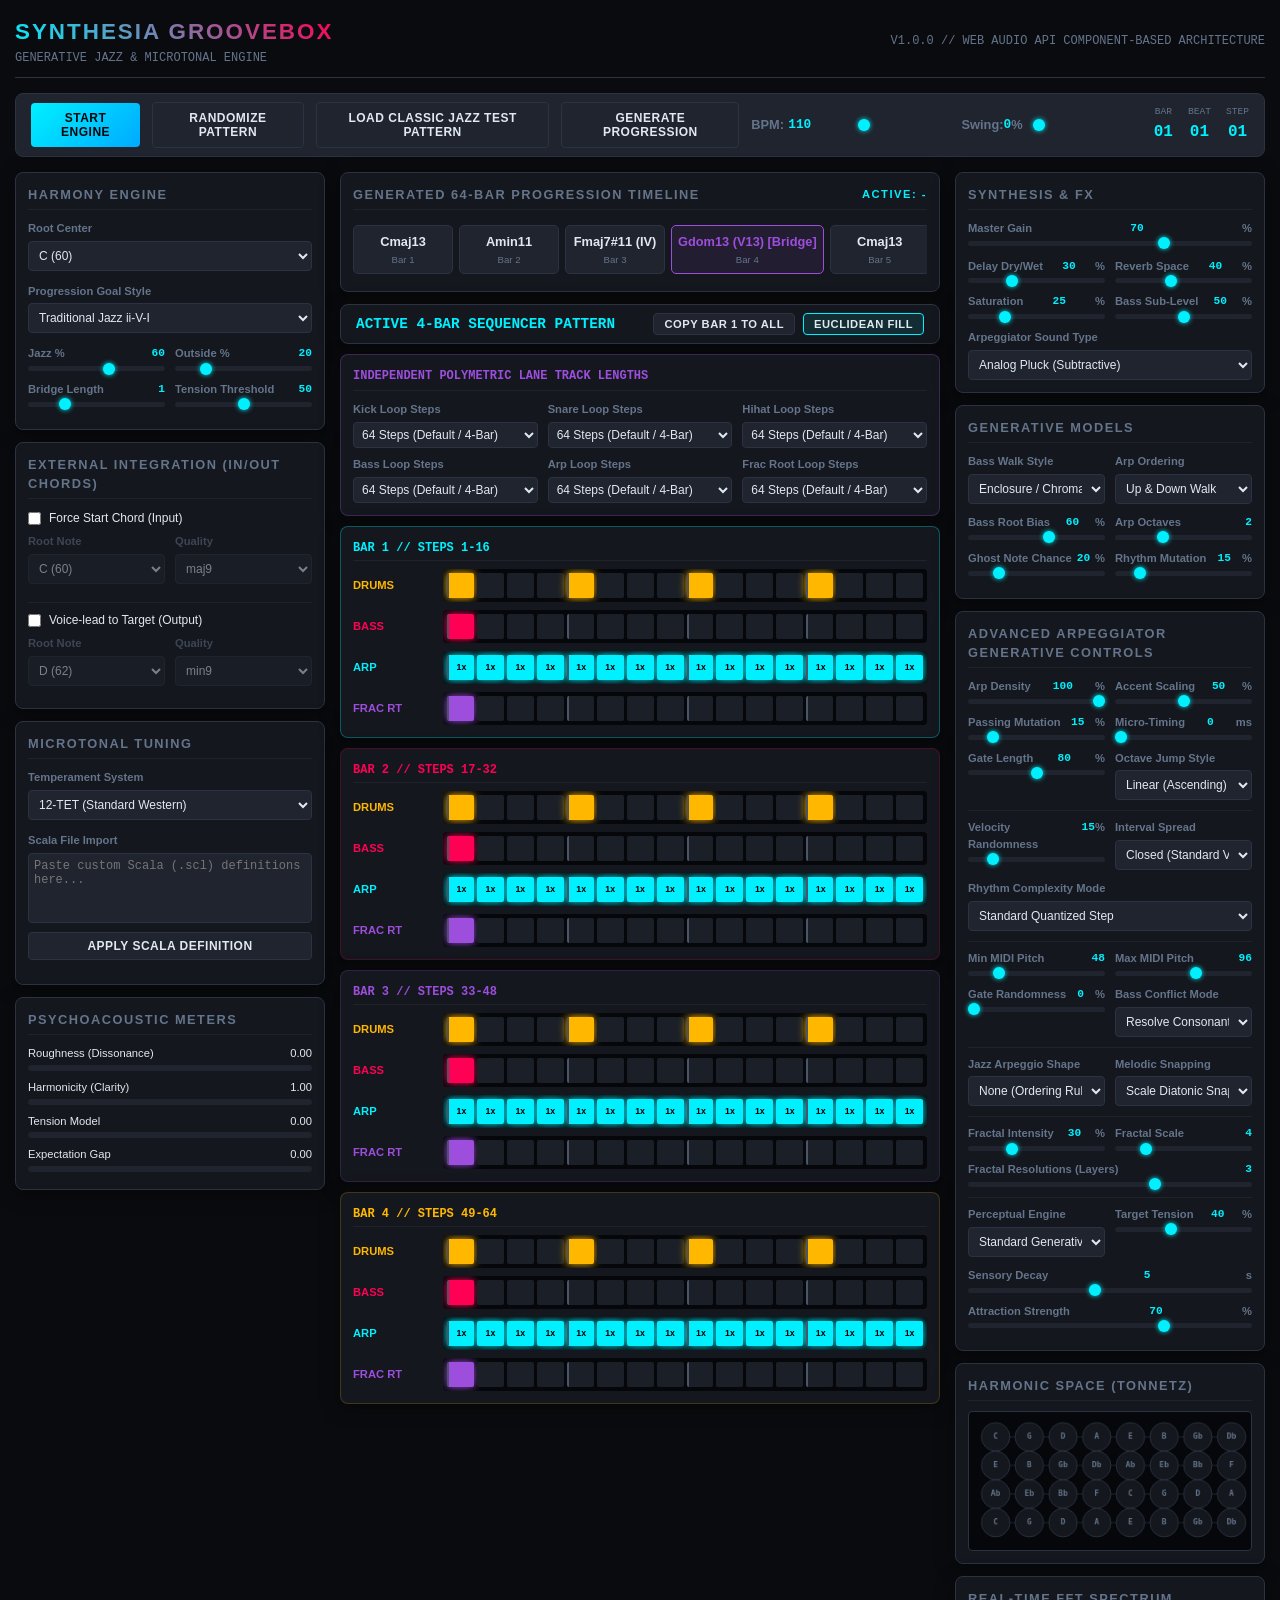
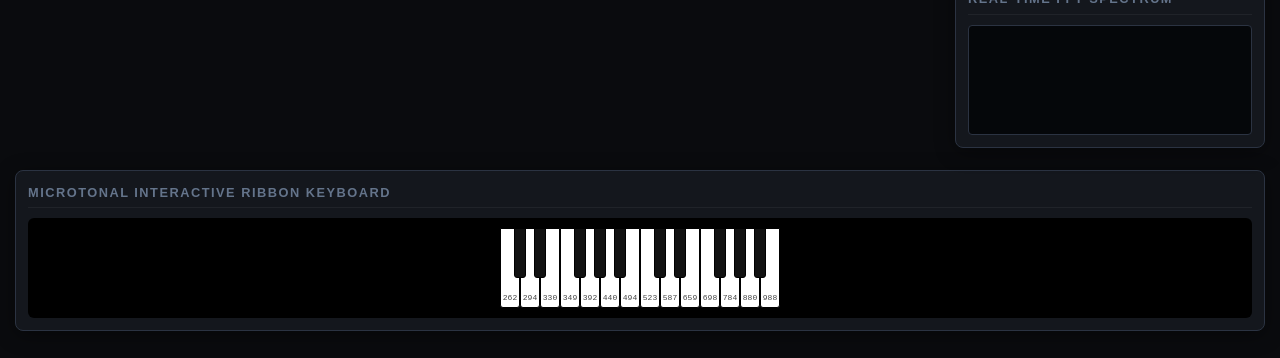
<file: complex/index.html>
<!DOCTYPE html>
<html lang="en">
<head>
    <meta charset="UTF-8">
    <meta name="viewport" content="width=device-width, initial-scale=1.0">
    <title>Synthesia Generative Modular Groovebox</title>
    <link rel="stylesheet" href="css/style.css">
</head>
<body>

<div class="container-fluid">
    <header>
        <div>
            <h1>SYNTHESIA GROOVEBOX</h1>
            <div class="sub-header">GENERATIVE JAZZ & MICROTONAL ENGINE</div>
        </div>
        <div class="sub-header">V1.0.0 // WEB AUDIO API COMPONENT-BASED ARCHITECTURE</div>
    </header>

    <!-- Global Transport Bar -->
    <div class="transport-bar">
        <button id="btnPlay" class="btn-primary">Start Engine</button>
        <button id="btnRandomizePattern">Randomize Pattern</button>
        <button id="btnLoadJazzTestPattern">Load Classic Jazz Test Pattern</button>
        <button id="btnGenerateProgression">Generate Progression</button>

        <div class="control-group" style="flex-direction: row; align-items: center; gap: 10px; width: 220px;">
            <label style="font-size: 0.8rem; min-width: 60px;">BPM: <span id="lblBpm">110</span></label>
            <input type="range" id="sliderBpm" min="60" max="220" value="110" style="flex: 1;">
        </div>

        <div class="control-group" style="flex-direction: row; align-items: center; gap: 10px; width: 200px;">
            <label style="font-size: 0.8rem; min-width: 60px;">Swing: <span id="lblSwing">0</span>%</label>
            <input type="range" id="sliderSwing" min="0" max="100" value="0" style="flex: 1;">
        </div>

        <div class="transport-display">
            <div class="transport-display-item">
                <span>Bar</span>
                <span id="dispBar" style="font-weight: bold;">01</span>
            </div>
            <div class="transport-display-item">
                <span>Beat</span>
                <span id="dispBeat" style="font-weight: bold;">01</span>
            </div>
            <div class="transport-display-item">
                <span>Step</span>
                <span id="dispStep" style="font-weight: bold;">01</span>
            </div>
        </div>
    </div>

    <!-- Main Dashboard Layout -->
    <div class="dashboard-grid">

        <!-- Left Panel: Harmony & Microtonal Parameters -->
        <div>
            <div class="panel">
                <div class="panel-title">Harmony Engine</div>
                <div class="control-group" style="margin-bottom: 12px;">
                    <label>Root Center</label>
                    <select id="selectRootKey">
                        <option value="60">C (60)</option>
                        <option value="61">C# / Db (61)</option>
                        <option value="62">D (62)</option>
                        <option value="63">D# / Eb (63)</option>
                        <option value="64">E (64)</option>
                        <option value="65">F (65)</option>
                        <option value="55">G (55)</option>
                        <option value="57">A (57)</option>
                        <option value="58">Bb (58)</option>
                    </select>
                </div>
                <div class="control-group" style="margin-bottom: 12px;">
                    <label>Progression Goal Style</label>
                    <select id="selectProgStyle">
                        <option value="jazz" selected>Traditional Jazz ii-V-I</option>
                        <option value="fusion">Fusion Tonal Gravity</option>
                        <option value="dark">Dark Modal Interchange</option>
                        <option value="progressive">Outside & Tritone Subs</option>
                        <option value="experimental">Highly Tense Random Walk</option>
                    </select>
                </div>
                <div class="control-row">
                    <div class="control-group">
                        <label>Jazz % <span id="lblJazzPerc">60</span></label>
                        <input type="range" id="sliderJazzPerc" min="0" max="100" value="60">
                    </div>
                    <div class="control-group">
                        <label>Outside % <span id="lblOutsidePerc">20</span></label>
                        <input type="range" id="sliderOutsidePerc" min="0" max="100" value="20">
                    </div>
                </div>
                <div class="control-row">
                    <div class="control-group">
                        <label>Bridge Length <span id="lblBridgeLength">1</span></label>
                        <input type="range" id="sliderBridgeLength" min="0" max="4" value="1">
                    </div>
                    <div class="control-group">
                        <label>Tension Threshold <span id="lblTensionThreshold">50</span></label>
                        <input type="range" id="sliderTensionThreshold" min="0" max="100" value="50">
                    </div>
                </div>
            </div>

            <div class="panel">
                <div class="panel-title">External Integration (In/Out Chords)</div>

                <div style="border-bottom: 1px solid rgba(255,255,255,0.05); padding-bottom: 8px; margin-bottom: 8px;">
                    <label style="display: flex; align-items: center; gap: 8px; font-size: 0.75rem; margin-bottom: 6px; cursor: pointer;">
                        <input type="checkbox" id="checkEnableInputChord"> Force Start Chord (Input)
                    </label>
                    <div class="control-row" id="inputChordControls" style="opacity: 0.5; pointer-events: none; transition: opacity 0.2s;">
                        <div class="control-group">
                            <label>Root Note</label>
                            <select id="selectInputRoot">
                                <option value="60" selected>C (60)</option>
                                <option value="61">Db (61)</option>
                                <option value="62">D (62)</option>
                                <option value="63">Eb (63)</option>
                                <option value="64">E (64)</option>
                                <option value="65">F (65)</option>
                                <option value="66">Gb (66)</option>
                                <option value="67">G (67)</option>
                                <option value="68">Ab (68)</option>
                                <option value="69">A (69)</option>
                                <option value="70">Bb (70)</option>
                                <option value="71">B (71)</option>
                            </select>
                        </div>
                        <div class="control-group">
                            <label>Quality</label>
                            <select id="selectInputQuality">
                                <option value="maj9" selected>maj9</option>
                                <option value="maj13">maj13</option>
                                <option value="min9">min9</option>
                                <option value="min11">min11</option>
                                <option value="dom9">dom9</option>
                                <option value="dom13">dom13</option>
                                <option value="dom7alt">7alt</option>
                                <option value="m7b5">m7b5 (ø)</option>
                                <option value="dim7">dim7</option>
                                <option value="maj7sharp11">maj7#11</option>
                            </select>
                        </div>
                    </div>
                </div>

                <div>
                    <label style="display: flex; align-items: center; gap: 8px; font-size: 0.75rem; margin-bottom: 6px; cursor: pointer;">
                        <input type="checkbox" id="checkEnableOutputChord"> Voice-lead to Target (Output)
                    </label>
                    <div class="control-row" id="outputChordControls" style="opacity: 0.5; pointer-events: none; transition: opacity 0.2s;">
                        <div class="control-group">
                            <label>Root Note</label>
                            <select id="selectOutputRoot">
                                <option value="60">C (60)</option>
                                <option value="61">Db (61)</option>
                                <option value="62" selected>D (62)</option>
                                <option value="63">Eb (63)</option>
                                <option value="64">E (64)</option>
                                <option value="65">F (65)</option>
                                <option value="66">Gb (66)</option>
                                <option value="67">G (67)</option>
                                <option value="68">Ab (68)</option>
                                <option value="69">A (69)</option>
                                <option value="70">Bb (70)</option>
                                <option value="71">B (71)</option>
                            </select>
                        </div>
                        <div class="control-group">
                            <label>Quality</label>
                            <select id="selectOutputQuality">
                                <option value="maj9">maj9</option>
                                <option value="maj13">maj13</option>
                                <option value="min9" selected>min9</option>
                                <option value="min11">min11</option>
                                <option value="dom9">dom9</option>
                                <option value="dom13">dom13</option>
                                <option value="dom7alt">7alt</option>
                                <option value="m7b5">m7b5 (ø)</option>
                                <option value="dim7">dim7</option>
                                <option value="maj7sharp11">maj7#11</option>
                            </select>
                        </div>
                    </div>
                </div>
            </div>

            <div class="panel">
                <div class="panel-title">Microtonal Tuning</div>
                <div class="control-group" style="margin-bottom: 12px;">
                    <label>Temperament System</label>
                    <select id="selectTuning">
                        <option value="12tet" selected>12-TET (Standard Western)</option>
                        <option value="19tet">19-TET (Equal temperament)</option>
                        <option value="22shruti">22 Shruti (Indian Classical)</option>
                        <option value="24tet">24-TET (Quarter-tones)</option>
                        <option value="31tet">31-TET (Adriaan Fokker)</option>
                        <option value="53tet">53-TET (Mercator's cycle)</option>
                        <option value="just">Just Intonation (Pure Harmonic Ratios)</option>
                        <option value="pythagorean">Pythagorean Tuning</option>
                    </select>
                </div>
                <div class="control-group" style="margin-bottom: 12px;">
                    <label>Scala File Import</label>
                    <textarea id="txtScala" placeholder="Paste custom Scala (.scl) definitions here..." style="width: 100%; height: 70px; background: var(--bg-panel-light); border: 1px solid var(--border-color); color: var(--text-primary); font-family: monospace; font-size: 0.75rem; padding: 5px; border-radius: 4px; resize: none;"></textarea>
                    <button id="btnApplyScala" style="margin-top: 5px; width: 100%; font-size: 0.75rem; padding: 6px;">Apply Scala Definition</button>
                </div>
            </div>

            <div class="panel">
                <div class="panel-title">Psychoacoustic Meters</div>
                <div class="meter-row">
                    <div class="meter-container">
                        <div class="meter-header"><span>Roughness (Dissonance)</span><span id="lblRoughnessVal">0.00</span></div>
                        <div class="meter-bar-outer"><div class="meter-bar-inner" id="meterRoughness"></div></div>
                    </div>
                    <div class="meter-container">
                        <div class="meter-header"><span>Harmonicity (Clarity)</span><span id="lblHarmonicityVal">1.00</span></div>
                        <div class="meter-bar-outer"><div class="meter-bar-inner" id="meterHarmonicity"></div></div>
                    </div>
                    <div class="meter-container">
                        <div class="meter-header"><span>Tension Model</span><span id="lblTensionVal">0.00</span></div>
                        <div class="meter-bar-outer"><div class="meter-bar-inner" id="meterTension"></div></div>
                    </div>
                    <div class="meter-container">
                        <div class="meter-header"><span>Expectation Gap</span><span id="lblExpectationVal">0.00</span></div>
                        <div class="meter-bar-outer"><div class="meter-bar-inner" id="meterExpectation"></div></div>
                    </div>
                </div>
            </div>
        </div>

        <!-- Center Panel: Grid Editor & Timeline -->
        <div>
            <!-- Timeline panel -->
            <div class="panel">
                <div class="panel-title">
                    <span>Generated 64-Bar Progression Timeline</span>
                    <span style="font-size: 0.7rem; color: var(--accent-cyan);" id="lblActiveChord">Active: -</span>
                </div>
                <div class="timeline-container" id="timelineContainer">
                    <!-- Dynamic progression slots populated here -->
                </div>
            </div>

            <!-- Redesigned 4-Bar Stacked Sequencer Container (No Horizontal Scrolling) -->
            <div class="sequencer-container">
                <!-- Global Sequencer action header -->
                <div class="panel" style="margin-bottom: 0; padding: 8px 15px;">
                    <div style="display: flex; justify-content: space-between; align-items: center;">
                        <span style="font-family: monospace; font-weight: bold; font-size: 0.9rem; color: var(--accent-cyan);">ACTIVE 4-BAR SEQUENCER PATTERN</span>
                        <div style="display: flex; gap: 8px;">
                            <button id="btnCopyBar1" style="font-size: 0.7rem; padding: 4px 10px;">Copy Bar 1 to All</button>
                            <button id="btnEuclideanGen" style="font-size: 0.7rem; padding: 4px 10px; background: rgba(0, 240, 255, 0.1); border-color: var(--accent-cyan);">Euclidean Fill</button>
                        </div>
                    </div>
                </div>

                <!-- POLYMETRIC TRACK LOOP LENGTHS CARD -->
                <div class="panel" style="margin-bottom: 0; padding: 12px; border-color: rgba(157, 78, 221, 0.3);">
                    <div style="font-size: 0.75rem; font-weight: bold; color: var(--accent-purple); font-family: monospace; border-bottom: 1px solid rgba(255,255,255,0.05); padding-bottom: 5px; margin-bottom: 10px;">INDEPENDENT POLYMETRIC LANE TRACK LENGTHS</div>
                    <div style="display: grid; grid-template-columns: repeat(3, 1fr); gap: 10px;">
                        <div class="control-group">
                            <label style="font-size: 0.7rem;">Kick Loop Steps</label>
                            <select id="selectKickLength" style="padding: 4px; font-size: 0.75rem;"></select>
                        </div>
                        <div class="control-group">
                            <label style="font-size: 0.7rem;">Snare Loop Steps</label>
                            <select id="selectSnareLength" style="padding: 4px; font-size: 0.75rem;"></select>
                        </div>
                        <div class="control-group">
                            <label style="font-size: 0.7rem;">Hihat Loop Steps</label>
                            <select id="selectHihatLength" style="padding: 4px; font-size: 0.75rem;"></select>
                        </div>
                    </div>
                    <div style="display: grid; grid-template-columns: repeat(3, 1fr); gap: 10px; margin-top: 8px;">
                        <div class="control-group">
                            <label style="font-size: 0.7rem;">Bass Loop Steps</label>
                            <select id="selectBassLength" style="padding: 4px; font-size: 0.75rem;"></select>
                        </div>
                        <div class="control-group">
                            <label style="font-size: 0.7rem;">Arp Loop Steps</label>
                            <select id="selectArpLength" style="padding: 4px; font-size: 0.75rem;"></select>
                        </div>
                        <div class="control-group">
                            <label style="font-size: 0.7rem;">Frac Root Loop Steps</label>
                            <select id="selectFracLength" style="padding: 4px; font-size: 0.75rem;"></select>
                        </div>
                    </div>
                </div>

                <!-- BAR 1 STACK -->
                <div class="panel" style="margin-bottom: 0; padding: 12px; display: flex; flex-direction: column; gap: 8px; border-color: rgba(0, 240, 255, 0.3);">
                    <div style="font-size: 0.75rem; font-weight: bold; color: var(--accent-cyan); font-family: monospace; border-bottom: 1px solid rgba(255,255,255,0.05); padding-bottom: 3px;">BAR 1 // STEPS 1-16</div>

                    <div style="display: grid; grid-template-columns: 80px 1fr; align-items: center; gap: 10px;">
                        <span style="font-size: 0.7rem; font-weight: bold; color: var(--accent-yellow);">DRUMS</span>
                        <div class="sequencer-grid" id="gridDrum-0"></div>
                    </div>

                    <div style="display: grid; grid-template-columns: 80px 1fr; align-items: center; gap: 10px;">
                        <span style="font-size: 0.7rem; font-weight: bold; color: var(--accent-pink);">BASS</span>
                        <div class="sequencer-grid" id="gridBass-0"></div>
                    </div>

                    <div style="display: grid; grid-template-columns: 80px 1fr; align-items: center; gap: 10px;">
                        <span style="font-size: 0.7rem; font-weight: bold; color: var(--accent-cyan);">ARP</span>
                        <div class="sequencer-grid" id="gridArp-0"></div>
                    </div>

                    <div style="display: grid; grid-template-columns: 80px 1fr; align-items: center; gap: 10px;">
                        <span style="font-size: 0.7rem; font-weight: bold; color: var(--accent-purple);">FRAC RT</span>
                        <div class="sequencer-grid" id="gridFrac-0"></div>
                    </div>
                </div>

                <!-- BAR 2 STACK -->
                <div class="panel" style="margin-bottom: 0; padding: 12px; display: flex; flex-direction: column; gap: 8px; border-color: rgba(255, 0, 85, 0.2);">
                    <div style="font-size: 0.75rem; font-weight: bold; color: var(--accent-pink); font-family: monospace; border-bottom: 1px solid rgba(255,255,255,0.05); padding-bottom: 3px;">BAR 2 // STEPS 17-32</div>

                    <div style="display: grid; grid-template-columns: 80px 1fr; align-items: center; gap: 10px;">
                        <span style="font-size: 0.7rem; font-weight: bold; color: var(--accent-yellow);">DRUMS</span>
                        <div class="sequencer-grid" id="gridDrum-1"></div>
                    </div>

                    <div style="display: grid; grid-template-columns: 80px 1fr; align-items: center; gap: 10px;">
                        <span style="font-size: 0.7rem; font-weight: bold; color: var(--accent-pink);">BASS</span>
                        <div class="sequencer-grid" id="gridBass-1"></div>
                    </div>

                    <div style="display: grid; grid-template-columns: 80px 1fr; align-items: center; gap: 10px;">
                        <span style="font-size: 0.7rem; font-weight: bold; color: var(--accent-cyan);">ARP</span>
                        <div class="sequencer-grid" id="gridArp-1"></div>
                    </div>

                    <div style="display: grid; grid-template-columns: 80px 1fr; align-items: center; gap: 10px;">
                        <span style="font-size: 0.7rem; font-weight: bold; color: var(--accent-purple);">FRAC RT</span>
                        <div class="sequencer-grid" id="gridFrac-1"></div>
                    </div>
                </div>

                <!-- BAR 3 STACK -->
                <div class="panel" style="margin-bottom: 0; padding: 12px; display: flex; flex-direction: column; gap: 8px; border-color: rgba(157, 78, 221, 0.2);">
                    <div style="font-size: 0.75rem; font-weight: bold; color: var(--accent-purple); font-family: monospace; border-bottom: 1px solid rgba(255,255,255,0.05); padding-bottom: 3px;">BAR 3 // STEPS 33-48</div>

                    <div style="display: grid; grid-template-columns: 80px 1fr; align-items: center; gap: 10px;">
                        <span style="font-size: 0.7rem; font-weight: bold; color: var(--accent-yellow);">DRUMS</span>
                        <div class="sequencer-grid" id="gridDrum-2"></div>
                    </div>

                    <div style="display: grid; grid-template-columns: 80px 1fr; align-items: center; gap: 10px;">
                        <span style="font-size: 0.7rem; font-weight: bold; color: var(--accent-pink);">BASS</span>
                        <div class="sequencer-grid" id="gridBass-2"></div>
                    </div>

                    <div style="display: grid; grid-template-columns: 80px 1fr; align-items: center; gap: 10px;">
                        <span style="font-size: 0.7rem; font-weight: bold; color: var(--accent-cyan);">ARP</span>
                        <div class="sequencer-grid" id="gridArp-2"></div>
                    </div>

                    <div style="display: grid; grid-template-columns: 80px 1fr; align-items: center; gap: 10px;">
                        <span style="font-size: 0.7rem; font-weight: bold; color: var(--accent-purple);">FRAC RT</span>
                        <div class="sequencer-grid" id="gridFrac-2"></div>
                    </div>
                </div>

                <!-- BAR 4 STACK -->
                <div class="panel" style="margin-bottom: 0; padding: 12px; display: flex; flex-direction: column; gap: 8px; border-color: rgba(255, 183, 0, 0.2);">
                    <div style="font-size: 0.75rem; font-weight: bold; color: var(--accent-yellow); font-family: monospace; border-bottom: 1px solid rgba(255,255,255,0.05); padding-bottom: 3px;">BAR 4 // STEPS 49-64</div>

                    <div style="display: grid; grid-template-columns: 80px 1fr; align-items: center; gap: 10px;">
                        <span style="font-size: 0.7rem; font-weight: bold; color: var(--accent-yellow);">DRUMS</span>
                        <div class="sequencer-grid" id="gridDrum-3"></div>
                    </div>

                    <div style="display: grid; grid-template-columns: 80px 1fr; align-items: center; gap: 10px;">
                        <span style="font-size: 0.7rem; font-weight: bold; color: var(--accent-pink);">BASS</span>
                        <div class="sequencer-grid" id="gridBass-3"></div>
                    </div>

                    <div style="display: grid; grid-template-columns: 80px 1fr; align-items: center; gap: 10px;">
                        <span style="font-size: 0.7rem; font-weight: bold; color: var(--accent-cyan);">ARP</span>
                        <div class="sequencer-grid" id="gridArp-3"></div>
                    </div>

                    <div style="display: grid; grid-template-columns: 80px 1fr; align-items: center; gap: 10px;">
                        <span style="font-size: 0.7rem; font-weight: bold; color: var(--accent-purple);">FRAC RT</span>
                        <div class="sequencer-grid" id="gridFrac-3"></div>
                    </div>
                </div>
            </div>
        </div>

        <!-- Right Panel: Synthesis, Generative, and Visualizers -->
        <div>
            <div class="panel">
                <div class="panel-title">Synthesis & FX</div>
                <div class="control-group" style="margin-bottom: 12px;">
                    <label>Master Gain <span id="lblMasterVol">70</span>%</label>
                    <input type="range" id="sliderMasterVol" min="0" max="100" value="70">
                </div>
                <div class="control-row">
                    <div class="control-group">
                        <label>Delay Dry/Wet <span id="lblDelayWet">30</span>%</label>
                        <input type="range" id="sliderDelayWet" min="0" max="100" value="30">
                    </div>
                    <div class="control-group">
                        <label>Reverb Space <span id="lblReverbSpace">40</span>%</label>
                        <input type="range" id="sliderReverbSpace" min="0" max="100" value="40">
                    </div>
                </div>
                <div class="control-row">
                    <div class="control-group">
                        <label>Saturation <span id="lblSaturation">25</span>%</label>
                        <input type="range" id="sliderSaturation" min="0" max="100" value="25">
                    </div>
                    <div class="control-group">
                        <label>Bass Sub-Level <span id="lblBassSub">50</span>%</label>
                        <input type="range" id="sliderBassSub" min="0" max="100" value="50">
                    </div>
                </div>
                <div class="control-group">
                    <label>Arpeggiator Sound Type</label>
                    <select id="selectArpSound">
                        <option value="fm">Funky FM Modulator</option>
                        <option value="subtractive" selected>Analog Pluck (Subtractive)</option>
                        <option value="sine">Pure Sine & Ping-Pong Delay</option>
                    </select>
                </div>
            </div>

            <div class="panel">
                <div class="panel-title">Generative Models</div>
                <div class="control-row">
                    <div class="control-group">
                        <label>Bass Walk Style</label>
                        <select id="selectBassStyle">
                            <option value="enclosure" selected>Enclosure / Chromatic</option>
                            <option value="bebop">Bebop Scale Walk</option>
                            <option value="diminished">Diminished Passing</option>
                            <option value="tritone">Tritone Approach</option>
                        </select>
                    </div>
                    <div class="control-group">
                        <label>Arp Ordering</label>
                        <select id="selectArpOrder">
                            <option value="updown" selected>Up & Down Walk</option>
                            <option value="tonal-gravity">Tonal Gravity Walk</option>
                            <option value="funky">Funky Disjointed Index</option>
                            <option value="brownian">Brownian Step Walk</option>
                            <option value="converge">Converge / Diverge</option>
                            <option value="retrograde">Retrograde (Reversed)</option>
                            <option value="enclosure">Chord Tone Enclosure</option>
                        </select>
                    </div>
                </div>
                <div class="control-row">
                    <div class="control-group">
                        <label>Bass Root Bias <span id="lblBassBias">60</span>%</label>
                        <input type="range" id="sliderBassBias" min="0" max="100" value="60">
                    </div>
                    <div class="control-group">
                        <label>Arp Octaves <span id="lblArpOctaves">2</span></label>
                        <input type="range" id="sliderArpOctaves" min="1" max="4" value="2">
                    </div>
                </div>
                <div class="control-row">
                    <div class="control-group">
                        <label>Ghost Note Chance <span id="lblGhostChance">20</span>%</label>
                        <input type="range" id="sliderGhostChance" min="0" max="100" value="20">
                    </div>
                    <div class="control-group">
                        <label>Rhythm Mutation <span id="lblMutationChance">15</span>%</label>
                        <input type="range" id="sliderMutationChance" min="0" max="100" value="15">
                    </div>
                </div>
            </div>

            <div class="panel">
                <div class="panel-title">Advanced Arpeggiator Generative Controls</div>
                <div class="control-row">
                    <div class="control-group">
                        <label>Arp Density <span id="lblArpDensity">100</span>%</label>
                        <input type="range" id="sliderArpDensity" min="0" max="100" value="100">
                    </div>
                    <div class="control-group">
                        <label>Accent Scaling <span id="lblAccentScaling">50</span>%</label>
                        <input type="range" id="sliderAccentScaling" min="0" max="100" value="50">
                    </div>
                </div>
                <div class="control-row">
                    <div class="control-group">
                        <label>Passing Mutation <span id="lblArpMutation">15</span>%</label>
                        <input type="range" id="sliderArpMutation" min="0" max="100" value="15">
                    </div>
                    <div class="control-group">
                        <label>Micro-Timing <span id="lblArpHumanize">0</span>ms</label>
                        <input type="range" id="sliderArpHumanize" min="0" max="50" value="0">
                    </div>
                </div>
                <div class="control-row">
                    <div class="control-group">
                        <label>Gate Length <span id="lblArpGate">80</span>%</label>
                        <input type="range" id="sliderArpGate" min="10" max="150" value="80">
                    </div>
                    <div class="control-group">
                        <label>Octave Jump Style</label>
                        <select id="selectOctaveStyle">
                            <option value="linear" selected>Linear (Ascending)</option>
                            <option value="alternate">Alternate Back-Forth</option>
                            <option value="random">Fractured Random</option>
                            <option value="fixed">Fixed Octave</option>
                        </select>
                    </div>
                </div>
                <div class="control-row" style="border-top: 1px solid rgba(255,255,255,0.05); padding-top: 8px; margin-top: 4px;">
                    <div class="control-group">
                        <label>Velocity Randomness <span id="lblArpVelocityRand">15</span>%</label>
                        <input type="range" id="sliderArpVelocityRand" min="0" max="100" value="15">
                    </div>
                    <div class="control-group">
                        <label>Interval Spread</label>
                        <select id="selectArpSpread">
                            <option value="0" selected>Closed (Standard Voicing)</option>
                            <option value="1">Fifth Alternate Transpose</option>
                            <option value="2">Octave Alternate Transpose</option>
                            <option value="3">Wide Fifth & Octave</option>
                        </select>
                    </div>
                </div>
                <div class="control-row">
                    <div class="control-group" style="width: 100%;">
                        <label>Rhythm Complexity Mode</label>
                        <select id="selectArpRhythmMode" style="width: 100%;">
                            <option value="standard" selected>Standard Quantized Step</option>
                            <option value="syncopated">Skipping Offbeat Syncopation</option>
                            <option value="dotted">Dotted Pattern Poly-Feel</option>
                            <option value="ratchet">High Speed Sub-Ratcheting</option>
                        </select>
                    </div>
                </div>
                <div class="control-row" style="border-top: 1px solid rgba(255,255,255,0.05); padding-top: 8px; margin-top: 4px;">
                    <div class="control-group">
                        <label>Min MIDI Pitch <span id="lblArpMinPitch">48</span></label>
                        <input type="range" id="sliderArpMinPitch" min="36" max="96" value="48">
                    </div>
                    <div class="control-group">
                        <label>Max MIDI Pitch <span id="lblArpMaxPitch">96</span></label>
                        <input type="range" id="sliderArpMaxPitch" min="60" max="120" value="96">
                    </div>
                </div>
                <div class="control-row">
                    <div class="control-group">
                        <label>Gate Randomness <span id="lblArpGateRand">0</span>%</label>
                        <input type="range" id="sliderArpGateRand" min="0" max="100" value="0">
                    </div>
                    <div class="control-group">
                        <label>Bass Conflict Mode</label>
                        <select id="selectArpBassConflict">
                            <option value="ignore">Ignore Conflict</option>
                            <option value="shift-octave">Shift Octave Up</option>
                            <option value="resolve-consonant" selected>Resolve Consonant</option>
                            <option value="drop-note">Drop Clashing Notes</option>
                        </select>
                    </div>
                </div>
                <div class="control-row" style="border-top: 1px solid rgba(255,255,255,0.05); padding-top: 8px; margin-top: 4px;">
                    <div class="control-group">
                        <label>Jazz Arpeggio Shape</label>
                        <select id="selectArpJazzShape">
                            <option value="none" selected>None (Ordering Rules)</option>
                            <option value="1-3-5-7">1-3-5-7 (Ascending Tones)</option>
                            <option value="7-5-3-1">7-5-3-1 (Descending Tones)</option>
                            <option value="3-5-7-9">3-5-7-9 (Extended Shape)</option>
                            <option value="9-7-5-3">9-7-5-3 (Descending Extended)</option>
                            <option value="1-5-3-7">1-5-3-7 (Disjointed Shape)</option>
                            <option value="full-stack">Full Jazz Stack (1 to 13)</option>
                        </select>
                    </div>
                    <div class="control-group">
                        <label>Melodic Snapping</label>
                        <select id="selectArpConstraint">
                            <option value="strict">Strict Chord Tones</option>
                            <option value="scale-diatonic" selected>Scale Diatonic Snap</option>
                            <option value="chromatic">Full Chromatic Mutation</option>
                        </select>
                    </div>
                </div>
                <div class="control-row" style="border-top: 1px solid rgba(255,255,255,0.05); padding-top: 8px; margin-top: 4px;">
                    <div class="control-group">
                        <label>Fractal Intensity <span id="lblArpFractalIntensity">30</span>%</label>
                        <input type="range" id="sliderArpFractalIntensity" min="0" max="100" value="30">
                    </div>
                    <div class="control-group">
                        <label>Fractal Scale <span id="lblArpFractalScale">4</span></label>
                        <input type="range" id="sliderArpFractalScale" min="1" max="16" step="1" value="4">
                    </div>
                </div>
                <div class="control-row">
                    <div class="control-group" style="width: 100%;">
                        <label>Fractal Resolutions (Layers) <span id="lblArpFractalResolutions">3</span></label>
                        <input type="range" id="sliderArpFractalResolutions" min="1" max="4" step="1" value="3" style="width: 100%;">
                    </div>
                </div>
                <div class="control-row" style="border-top: 1px solid rgba(255,255,255,0.05); padding-top: 8px; margin-top: 4px;">
                    <div class="control-group">
                        <label>Perceptual Engine</label>
                        <select id="selectArpPerceptualMode">
                            <option value="off" selected>Standard Generative</option>
                            <option value="psychoacoustic">Iterative Psychoacoustic</option>
                        </select>
                    </div>
                    <div class="control-group">
                        <label>Target Tension <span id="lblArpTargetTension">40</span>%</label>
                        <input type="range" id="sliderArpTargetTension" min="0" max="100" value="40">
                    </div>
                </div>
                <div class="control-row">
                    <div class="control-group" style="width: 100%;">
                        <label>Sensory Decay <span id="lblArpSensoryDecay">5</span>s</label>
                        <input type="range" id="sliderArpSensoryDecay" min="1" max="10" step="1" value="5" style="width: 100%;">
                    </div>
                </div>
                <div class="control-row">
                    <div class="control-group" style="width: 100%;">
                        <label>Attraction Strength <span id="lblArpAttraction">70</span>%</label>
                        <input type="range" id="sliderArpAttraction" min="0" max="100" step="1" value="70" style="width: 100%;">
                    </div>
                </div>
            </div>

            <!-- Tonnetz & Harmonic Spectrum Visualizers -->
            <div class="panel">
                <div class="panel-title">Harmonic Space (Tonnetz)</div>
                <div class="canvas-panel" style="height: 140px;">
                    <canvas id="canvasTonnetz" width="318" height="140"></canvas>
                </div>
            </div>

            <div class="panel">
                <div class="panel-title">Real-Time FFT Spectrum</div>
                <div class="canvas-panel" style="height: 110px;">
                    <canvas id="canvasSpectrum" width="318" height="110"></canvas>
                </div>
            </div>
        </div>
    </div>

    <!-- Interactive Microtonal Keyboard Section -->
    <div class="panel" style="margin-top: 10px;">
        <div class="panel-title">Microtonal Interactive Ribbon Keyboard</div>
        <div class="keyboard-container" id="pianoKeyboard">
            <!-- Populated dynamically based on Tuning Temperament system -->
        </div>
    </div>
</div>

<!-- Core application modules -->
<script src="js/main.bundle.js"></script>
</body>
</html>
</file>
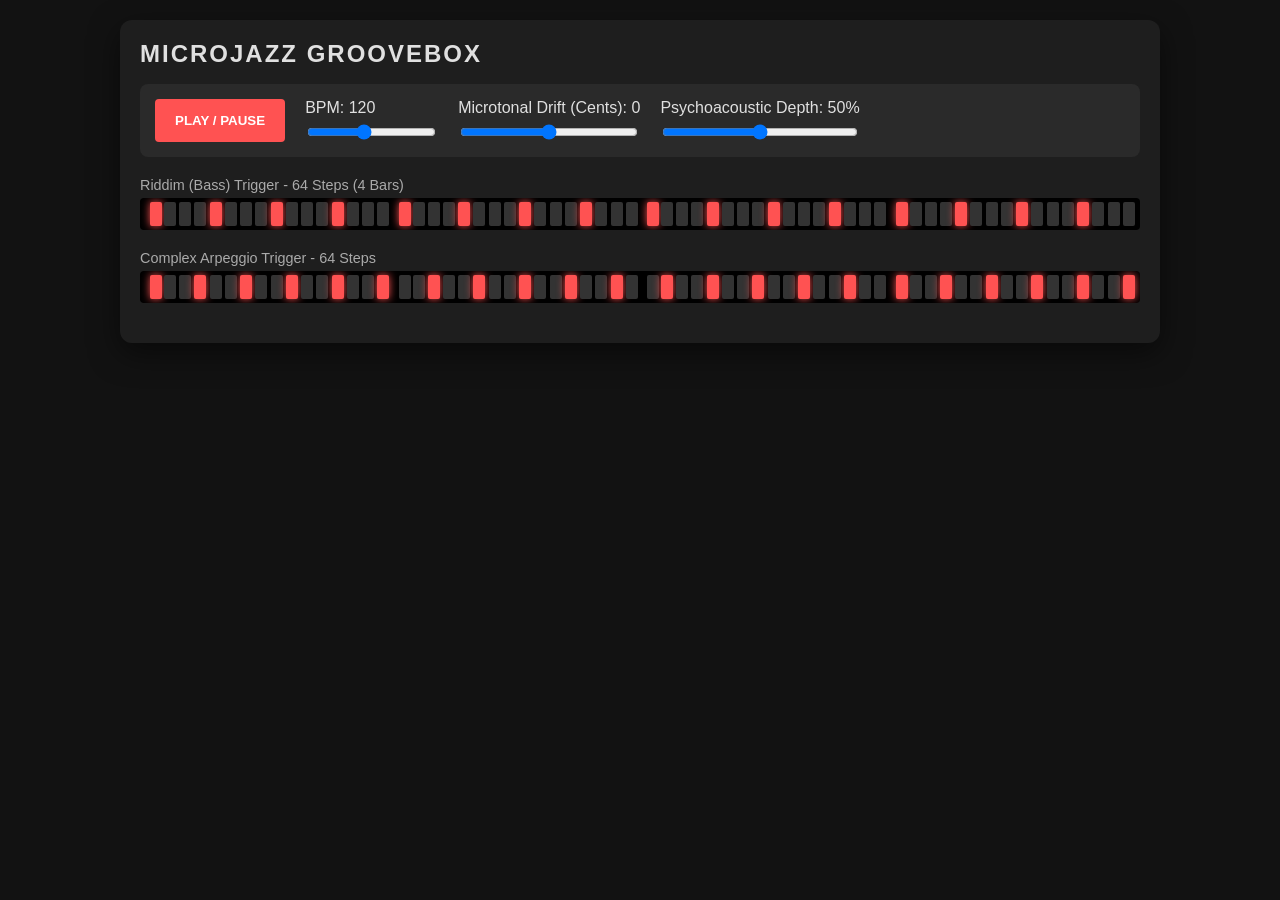
<file: groove.html>
<!DOCTYPE html>
<html lang="en">
<head>
    <meta charset="UTF-8">
    <meta name="viewport" content="width=device-width, initial-scale=1.0">
    <title>MicroJazz Groovebox</title>
    <style>
        :root {
            --bg: #121212; --panel: #1e1e1e; --accent: #ff5252;
            --text: #e0e0e0; --grid-off: #333; --grid-on: #ff5252;
        }
        body {
            font-family: 'Segoe UI', Tahoma, Geneva, Verdana, sans-serif;
            background-color: var(--bg); color: var(--text);
            margin: 0; padding: 20px; display: flex; flex-direction: column; align-items: center;
        }
        .container {
            background: var(--panel); padding: 20px; border-radius: 12px;
            box-shadow: 0 10px 30px rgba(0,0,0,0.5); max-width: 1000px; width: 100%;
        }
        h1 { margin-top: 0; font-size: 1.5rem; text-transform: uppercase; letter-spacing: 2px; }
        .controls {
            display: flex; gap: 20px; margin-bottom: 20px; flex-wrap: wrap;
            background: #2a2a2a; padding: 15px; border-radius: 8px;
        }
        button {
            background: var(--accent); color: white; border: none;
            padding: 10px 20px; font-weight: bold; border-radius: 4px;
            cursor: pointer; text-transform: uppercase;
        }
        button:hover { background: #ff7676; }
        .slider-group { display: flex; flex-direction: column; gap: 5px; }
        .grid-container { margin-bottom: 20px; }
        .grid-title { font-size: 0.9rem; margin-bottom: 5px; color: #aaa; }
        .grid {
            display: grid; grid-template-columns: repeat(64, 1fr); gap: 2px;
            background: #000; padding: 4px; border-radius: 4px; overflow-x: auto;
        }
        .step {
            width: 12px; height: 24px; background: var(--grid-off);
            border-radius: 2px; cursor: pointer; transition: 0.1s;
        }
        .step.active { background: var(--grid-on); box-shadow: 0 0 8px var(--grid-on); }
        .step.playing { border: 2px solid white; transform: scale(1.1); }
        /* Bar markers (every 16 steps = 1 bar) */
        .step:nth-child(16n + 1) { margin-left: 6px; } 
    </style>
</head>
<body>

<div class="container">
    <h1>MicroJazz Groovebox</h1>
    
    <div class="controls">
        <button id="playBtn">Play / Pause</button>
        <div class="slider-group">
            <label>BPM: <span id="bpmVal">120</span></label>
            <input type="range" id="bpm" min="60" max="200" value="120">
        </div>
        <div class="slider-group">
            <label>Microtonal Drift (Cents): <span id="microVal">0</span></label>
            <input type="range" id="microtonal" min="-50" max="50" value="0">
        </div>
        <div class="slider-group">
            <label>Psychoacoustic Depth: <span id="psychoVal">50</span>%</label>
            <input type="range" id="psycho" min="0" max="100" value="50">
        </div>
    </div>

    <div class="grid-container">
        <div class="grid-title">Riddim (Bass) Trigger - 64 Steps (4 Bars)</div>
        <div class="grid" id="riddimGrid"></div>
    </div>

    <div class="grid-container">
        <div class="grid-title">Complex Arpeggio Trigger - 64 Steps</div>
        <div class="grid" id="arpGrid"></div>
    </div>
</div>

<script>
    // --- UI Setup ---
    const riddimGrid = document.getElementById('riddimGrid');
    const arpGrid = document.getElementById('arpGrid');
    const steps = 64;
    const riddimPattern = new Array(steps).fill(false);
    const arpPattern = new Array(steps).fill(false);
    
    // Default patterns for demo
    for(let i=0; i<steps; i+=4) riddimPattern[i] = true; // 4-on-the-floor bass
    for(let i=0; i<steps; i+=3) arpPattern[i] = true; // Polyrhythmic arp

    function createGrid(container, patternArray) {
        for (let i = 0; i < steps; i++) {
            const div = document.createElement('div');
            div.className = 'step' + (patternArray[i] ? ' active' : '');
            div.addEventListener('click', () => {
                patternArray[i] = !patternArray[i];
                div.classList.toggle('active');
            });
            container.appendChild(div);
        }
    }
    createGrid(riddimGrid, riddimPattern);
    createGrid(arpGrid, arpPattern);

    // --- Audio Engine ---
    let audioCtx;
    let isPlaying = false;
    let currentStep = 0;
    let nextNoteTime = 0.0;
    let lookahead = 25.0; // ms
    let scheduleAheadTime = 0.1; // s
    let timerID;

    // Parameters
    let bpm = 120;
    let microDrift = 0; // In cents
    let psychoDepth = 0.5;
    
    // Nodes
    let masterGain, delayL, delayR, waveshaper;

    document.getElementById('bpm').addEventListener('input', (e) => { bpm = e.target.value; document.getElementById('bpmVal').innerText = bpm; });
    document.getElementById('microtonal').addEventListener('input', (e) => { microDrift = e.target.value; document.getElementById('microVal').innerText = microDrift; });
    document.getElementById('psycho').addEventListener('input', (e) => { psychoDepth = e.target.value / 100; document.getElementById('psychoVal').innerText = e.target.value; updatePsychoacoustic(); });

    function initAudio() {
        if(audioCtx) return;
        audioCtx = new (window.AudioContext || window.webkitAudioContext)();
        
        masterGain = audioCtx.createGain();
        masterGain.gain.value = 0.6;
        
        // Psychoacoustic Module (Haas Effect + Saturation)
        // Splits the signal, delays one side slightly, and applies non-linear distortion
        waveshaper = audioCtx.createWaveShaper();
        waveshaper.curve = makeDistortionCurve(400); 
        waveshaper.oversample = '4x';
        
        const splitter = audioCtx.createChannelSplitter(2);
        const merger = audioCtx.createChannelMerger(2);
        
        delayL = audioCtx.createDelay();
        delayR = audioCtx.createDelay();
        
        masterGain.connect(waveshaper);
        waveshaper.connect(splitter);
        
        splitter.connect(delayL, 0);
        splitter.connect(delayR, 1);
        
        delayL.connect(merger, 0, 0);
        delayR.connect(merger, 0, 1);
        
        merger.connect(audioCtx.destination);
        updatePsychoacoustic();
    }

    function makeDistortionCurve(amount) {
        let k = typeof amount === 'number' ? amount : 50;
        let n_samples = 44100, curve = new Float32Array(n_samples), deg = Math.PI / 180, x;
        for (let i = 0; i < n_samples; ++i) {
            x = i * 2 / n_samples - 1;
            curve[i] = (3 + k) * x * 20 * deg / (Math.PI + k * Math.abs(x));
        }
        return curve;
    }

    function updatePsychoacoustic() {
        if(!audioCtx) return;
        // Haas widening: Right ear delayed by 10-25ms based on depth
        delayR.delayTime.value = (0.010 + (psychoDepth * 0.015)); 
        delayL.delayTime.value = 0; 
        // Dry/Wet saturation blend could be added here
    }

    // --- Music Theory Engine ---
    
    // Convert MIDI note to frequency with Microtonal Cents drift
    function mtof(midi, cents = 0) {
        return 440 * Math.pow(2, (midi + (cents/100) - 69) / 12);
    }

    // Base: C7#11 (Tritone Consonance) - Root, Maj3, Tritone (Dim5), Min7
    const chordBase = [48, 52, 54, 58]; 
    
    // Bridge: Eb Minor Pentatonic (Tense Bridge) - Root, Min3, 4, 5, Min7
    const chordBridge = [51, 54, 56, 58, 61]; 
    
    let arpIndex = 0;

    function getCurrentChord(barIndex) {
        // Bars 1 & 2: Base. Bars 3 & 4: Bridge
        return (barIndex < 2) ? chordBase : chordBridge;
    }

    // --- Synthesizers ---
    
    function playBass(time, step) {
        const osc = audioCtx.createOscillator();
        const gain = audioCtx.createGain();
        
        let bar = Math.floor(step / 16);
        let chord = getCurrentChord(bar);
        let root = chord[0] - 12; // Drop an octave
        
        osc.type = 'sawtooth';
        osc.frequency.value = mtof(root, microDrift); // Apply microtonal drift
        
        // Funky envelope
        gain.gain.setValueAtTime(0, time);
        gain.gain.linearRampToValueAtTime(0.8, time + 0.05);
        gain.gain.exponentialRampToValueAtTime(0.01, time + 0.3);
        
        // Simple lowpass filter for the bass
        const filter = audioCtx.createBiquadFilter();
        filter.type = 'lowpass';
        filter.frequency.setValueAtTime(800, time);
        filter.frequency.exponentialRampToValueAtTime(100, time + 0.3);
        
        osc.connect(filter);
        filter.connect(gain);
        gain.connect(masterGain);
        
        osc.start(time);
        osc.stop(time + 0.4);
    }

    function playArp(time, step) {
        const osc = audioCtx.createOscillator();
        const gain = audioCtx.createGain();
        
        let bar = Math.floor(step / 16);
        let chord = getCurrentChord(bar);
        
        // Complex algorithmic selection: traverse chord upwards, jump octaves based on step
        let note = chord[arpIndex % chord.length];
        let octaveOffset = (step % 3 === 0) ? 12 : 24; 
        
        osc.type = 'sine';
        osc.frequency.value = mtof(note + octaveOffset, 0); // Keep arp strictly tuned for contrast
        
        gain.gain.setValueAtTime(0, time);
        gain.gain.linearRampToValueAtTime(0.3, time + 0.02);
        gain.gain.exponentialRampToValueAtTime(0.01, time + 0.15);
        
        osc.connect(gain);
        gain.connect(masterGain);
        
        osc.start(time);
        osc.stop(time + 0.2);
        
        arpIndex++;
    }

    // --- Sequencer Logic ---
    
    function nextNote() {
        const secondsPerBeat = 60.0 / bpm;
        nextNoteTime += 0.25 * secondsPerBeat; // 16th notes
        currentStep++;
        if (currentStep === steps) currentStep = 0;
    }

    function scheduleNote(stepNumber, time) {
        // UI Updates (queued via requestAnimationFrame for performance)
        requestAnimationFrame(() => {
            document.querySelectorAll('.step').forEach(el => el.classList.remove('playing'));
            if(riddimGrid.children[stepNumber]) riddimGrid.children[stepNumber].classList.add('playing');
            if(arpGrid.children[stepNumber]) arpGrid.children[stepNumber].classList.add('playing');
        });

        if (riddimPattern[stepNumber]) {
            playBass(time, stepNumber);
        }
        if (arpPattern[stepNumber]) {
            playArp(time, stepNumber);
        } else {
            // Reset arp index slightly on pauses to make it feel more "algorithmic" and less static
            if(Math.random() > 0.8) arpIndex--; 
        }
    }

    function scheduler() {
        while (nextNoteTime < audioCtx.currentTime + scheduleAheadTime) {
            scheduleNote(currentStep, nextNoteTime);
            nextNote();
        }
        timerID = setTimeout(scheduler, lookahead);
    }

    document.getElementById('playBtn').addEventListener('click', () => {
        initAudio();
        isPlaying = !isPlaying;
        if (isPlaying) {
            if (audioCtx.state === 'suspended') audioCtx.resume();
            currentStep = 0;
            nextNoteTime = audioCtx.currentTime + 0.05;
            scheduler();
        } else {
            clearTimeout(timerID);
        }
    });
</script>
</body>
</html>
</file>
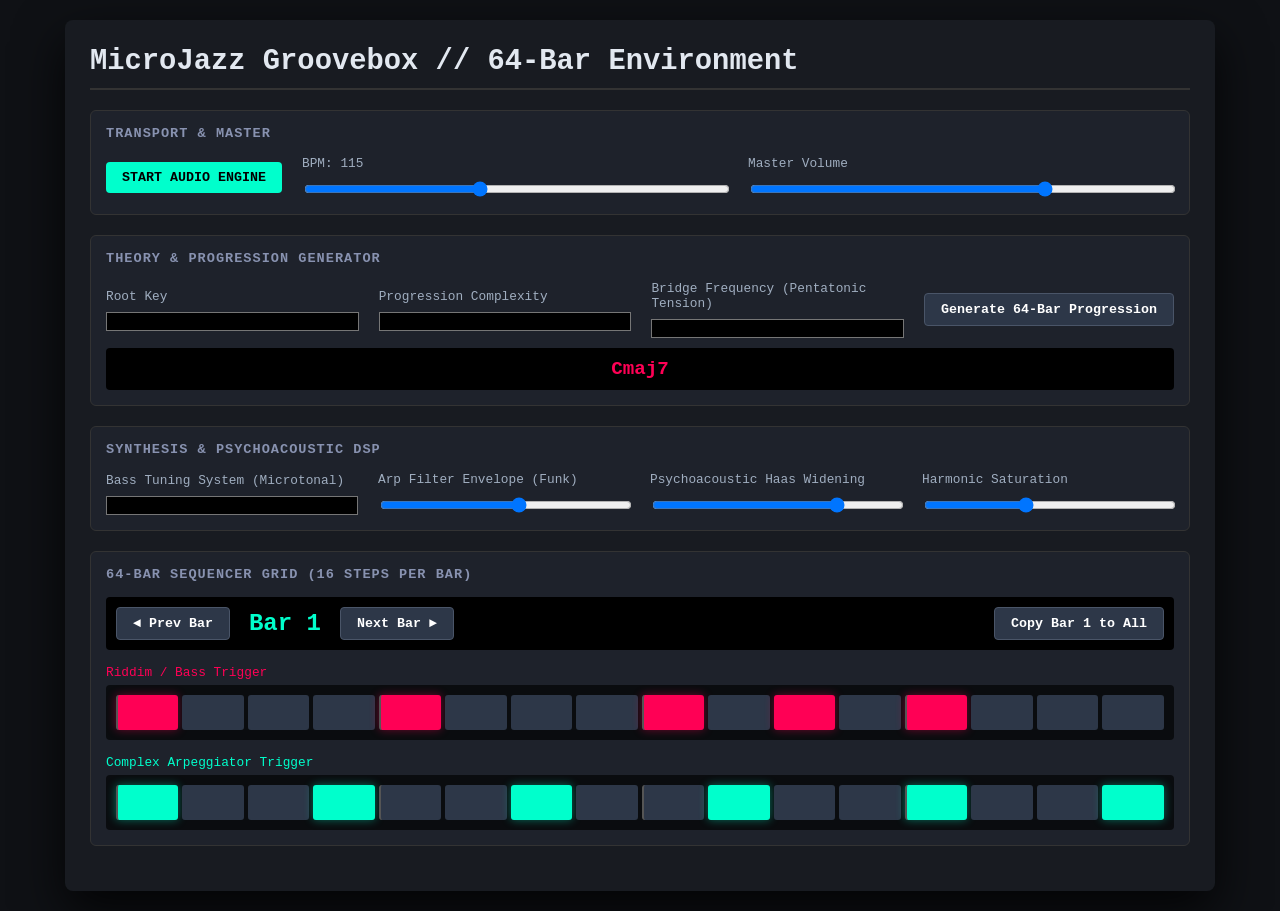
<file: grooverbox_2.html>
<!DOCTYPE html>
<html lang="en">
<head>
    <meta charset="UTF-8">
    <meta name="viewport" content="width=device-width, initial-scale=1.0">
    <title>Advanced MicroJazz Groovebox</title>
    <style>
        :root {
            --bg: #0f1115; --panel: #181b21; --accent1: #00ffcc; --accent2: #ff0055;
            --text: #e2e8f0; --grid-off: #2d3748; 
        }
        body {
            font-family: 'Courier New', Courier, monospace;
            background-color: var(--bg); color: var(--text);
            margin: 0; padding: 20px; display: flex; flex-direction: column; align-items: center;
        }
        .app-container {
            background: var(--panel); padding: 25px; border-radius: 8px;
            box-shadow: 0 20px 50px rgba(0,0,0,0.8); max-width: 1100px; width: 100%;
        }
        h1 { margin: 0 0 20px 0; font-size: 1.8rem; border-bottom: 2px solid #333; padding-bottom: 10px;}
        
        .module {
            background: #1e222b; padding: 15px; border-radius: 6px; margin-bottom: 20px;
            border: 1px solid #333;
        }
        .module-title { font-weight: bold; color: #8892b0; margin-bottom: 15px; text-transform: uppercase; font-size: 0.85rem; letter-spacing: 1px;}
        
        .control-row { display: flex; gap: 20px; flex-wrap: wrap; align-items: center; }
        .knob-group { display: flex; flex-direction: column; gap: 8px; flex: 1; min-width: 150px; }
        .knob-group label { font-size: 0.8rem; color: #a0aec0; }
        
        button {
            background: #2d3748; color: white; border: 1px solid #4a5568;
            padding: 8px 16px; font-weight: bold; border-radius: 4px;
            cursor: pointer; transition: 0.2s; font-family: inherit;
        }
        button:hover { background: #4a5568; }
        button.primary { background: var(--accent1); color: #000; border: none; }
        button.primary:hover { background: #00e6b8; }
        
        select, input[type="range"] { width: 100%; background: #000; }
        
        .bar-selector { display: flex; align-items: center; gap: 15px; background: #000; padding: 10px; border-radius: 4px;}
        #barDisplay { font-size: 1.5rem; font-weight: bold; color: var(--accent1); min-width: 80px; text-align: center;}
        
        .chord-display { font-size: 1.2rem; color: var(--accent2); font-weight: bold; padding: 10px; background: #000; border-radius: 4px; text-align: center; margin-top: 10px;}

        .grid-wrapper { display: flex; flex-direction: column; gap: 5px; margin-top: 15px; }
        .grid {
            display: grid; grid-template-columns: repeat(16, 1fr); gap: 4px;
            background: #0a0c0f; padding: 10px; border-radius: 4px;
        }
        .step {
            height: 35px; background: var(--grid-off);
            border-radius: 3px; cursor: pointer; transition: 0.1s;
            position: relative;
        }
        .step.active-riddim { background: var(--accent2); box-shadow: 0 0 10px rgba(255,0,85,0.4); }
        .step.active-arp { background: var(--accent1); box-shadow: 0 0 10px rgba(0,255,204,0.4); }
        .step.playing::after {
            content: ''; position: absolute; top: -5px; left: -5px; right: -5px; bottom: -5px;
            border: 2px solid white; border-radius: 5px; pointer-events: none;
        }
        /* Quarter note demarcations */
        .step:nth-child(4n + 1) { border-left: 2px solid #555; }
    </style>
</head>
<body>

<div class="app-container">
    <h1>MicroJazz Groovebox // 64-Bar Environment</h1>
    
    <!-- Transport Module -->
    <div class="module">
        <div class="module-title">Transport & Master</div>
        <div class="control-row">
            <button id="playBtn" class="primary">START AUDIO ENGINE</button>
            <div class="knob-group">
                <label>BPM: <span id="bpmVal">115</span></label>
                <input type="range" id="bpm" min="70" max="180" value="115">
            </div>
            <div class="knob-group">
                <label>Master Volume</label>
                <input type="range" id="masterVol" min="0" max="100" value="70">
            </div>
        </div>
    </div>

    <!-- Theory & Algorithm Module -->
    <div class="module">
        <div class="module-title">Theory & Progression Generator</div>
        <div class="control-row">
            <div class="knob-group">
                <label>Root Key</label>
                <select id="rootKey">
                    <option value="60">C</option>
                    <option value="61">Db</option>
                    <option value="62">D</option>
                    <option value="63">Eb</option>
                    <option value="64">E</option>
                    <option value="65">F</option>
                </select>
            </div>
            <div class="knob-group">
                <label>Progression Complexity</label>
                <select id="progComplexity">
                    <option value="1">Standard Jazz (ii-V-I)</option>
                    <option value="2" selected>Tritone Consonance & Substitutions</option>
                </select>
            </div>
            <div class="knob-group">
                <label>Bridge Frequency (Pentatonic Tension)</label>
                <select id="bridgeFreq">
                    <option value="4">Every 4 Bars</option>
                    <option value="8" selected>Every 8 Bars</option>
                </select>
            </div>
            <button id="generateProgBtn">Generate 64-Bar Progression</button>
        </div>
        <div class="chord-display" id="currentChordDisp">Awaiting Generation...</div>
    </div>

    <!-- Synthesis & DSP Module -->
    <div class="module">
        <div class="module-title">Synthesis & Psychoacoustic DSP</div>
        <div class="control-row">
            <div class="knob-group">
                <label>Bass Tuning System (Microtonal)</label>
                <select id="tuningSys">
                    <option value="tet">12-Tone Equal Temperament</option>
                    <option value="just">Just Intonation (Pure Ratios)</option>
                    <option value="meantone">Quarter-Comma Meantone</option>
                </select>
            </div>
            <div class="knob-group">
                <label>Arp Filter Envelope (Funk)</label>
                <input type="range" id="arpFilter" min="10" max="100" value="60">
            </div>
            <div class="knob-group">
                <label>Psychoacoustic Haas Widening</label>
                <input type="range" id="psychoHaas" min="0" max="100" value="75">
            </div>
            <div class="knob-group">
                <label>Harmonic Saturation</label>
                <input type="range" id="psychoSat" min="0" max="100" value="40">
            </div>
        </div>
    </div>

    <!-- Sequencer Module -->
    <div class="module">
        <div class="module-title">64-Bar Sequencer Grid (16 Steps per Bar)</div>
        
        <div class="bar-selector">
            <button id="prevBar">◄ Prev Bar</button>
            <div id="barDisplay">Bar 1</div>
            <button id="nextBar">Next Bar ►</button>
            <button id="copyBar" style="margin-left: auto;">Copy Bar 1 to All</button>
        </div>

        <div class="grid-wrapper">
            <label style="font-size: 0.8rem; color: var(--accent2);">Riddim / Bass Trigger</label>
            <div class="grid" id="riddimGrid"></div>
            
            <label style="font-size: 0.8rem; color: var(--accent1); margin-top: 10px;">Complex Arpeggiator Trigger</label>
            <div class="grid" id="arpGrid"></div>
        </div>
    </div>
</div>

<script>
    // --- 1. DATA STRUCTURES & STATE ---
    const NUM_BARS = 64;
    const STEPS_PER_BAR = 16;
    let currentEditBar = 0; // 0 to 63
    
    // 3D Arrays to hold 64 bars of 16 steps [bar][step]
    const seqData = {
        riddim: Array.from({length: NUM_BARS}, () => new Array(STEPS_PER_BAR).fill(false)),
        arp: Array.from({length: NUM_BARS}, () => new Array(STEPS_PER_BAR).fill(false))
    };
    
    // 64-bar progression array (stores chord objects)
    let progression = new Array(NUM_BARS).fill(null);
    const noteNames = ["C", "Db", "D", "Eb", "E", "F", "Gb", "G", "Ab", "A", "Bb", "B"];

    // Default Demo Pattern into Bar 1
    for(let i=0; i<16; i+=4) seqData.riddim[0][i] = true; 
    seqData.riddim[0][10] = true; // Syncopation
    for(let i=0; i<16; i+=3) seqData.arp[0][i] = true; // Polyrhythm

    // --- 2. THEORY & ALGORITHM ENGINE ---
    
    function getNoteName(midiVal) {
        return noteNames[midiVal % 12];
    }

    // Generates a 64-bar chord sequence
    function generateProgression() {
        const root = parseInt(document.getElementById('rootKey').value);
        const bridgeFreq = parseInt(document.getElementById('bridgeFreq').value);
        const useTritone = document.getElementById('progComplexity').value === "2";
        
        for (let b = 0; b < NUM_BARS; b++) {
            let chordMidi = [];
            let name = "";
            let type = "base";

            // Is it a bridge bar?
            if ((b + 1) % bridgeFreq === 0) {
                // Tense Pentatonic Bridge: Minor pentatonic built a tritone away (Max Tension)
                let tritoneRoot = root + 6;
                chordMidi = [tritoneRoot, tritoneRoot + 3, tritoneRoot + 5, tritoneRoot + 7, tritoneRoot + 10];
                name = `${getNoteName(tritoneRoot)} Minor Pentatonic (Tension)`;
                type = "bridge";
            } else {
                // Jazz base progression loop (4-bar logic within the non-bridge segments)
                let subBar = b % 4;
                
                if (subBar === 0) {
                    // I maj7 (Root, Maj3, Perf5, Maj7)
                    chordMidi = [root, root + 4, root + 7, root + 11];
                    name = `${getNoteName(root)}maj7`;
                } else if (subBar === 1) {
                    // vi min9 (Rel Minor)
                    let vi = root + 9;
                    chordMidi = [vi, vi + 3, vi + 7, vi + 10, vi + 14];
                    name = `${getNoteName(vi)}min9`;
                } else if (subBar === 2) {
                    // ii min7
                    let ii = root + 2;
                    chordMidi = [ii, ii + 3, ii + 7, ii + 10];
                    name = `${getNoteName(ii)}min7`;
                } else if (subBar === 3) {
                    if (useTritone) {
                        // Tritone Substitution: bII7#11 (Dominant flat 2 with sharp 11)
                        // Consonant tension resolving to I
                        let bII = root + 1;
                        chordMidi = [bII, bII + 4, bII + 6, bII + 10]; // root, 3, #11(b5), b7
                        name = `${getNoteName(bII)}7#11 (Tritone Sub)`;
                    } else {
                        // Standard V7
                        let v = root + 7;
                        chordMidi = [v, v + 4, v + 7, v + 10];
                        name = `${getNoteName(v)}7`;
                    }
                }
            }
            progression[b] = { notes: chordMidi, name: name, type: type };
        }
        updateChordDisplay(0);
    }

    // --- 3. UI CONTROLLER (Grid & Rendering) ---
    
    const riddimGrid = document.getElementById('riddimGrid');
    const arpGrid = document.getElementById('arpGrid');

    function renderGrid() {
        riddimGrid.innerHTML = '';
        arpGrid.innerHTML = '';
        
        for (let i = 0; i < STEPS_PER_BAR; i++) {
            // Riddim Step
            const rStep = document.createElement('div');
            rStep.className = 'step' + (seqData.riddim[currentEditBar][i] ? ' active-riddim' : '');
            rStep.id = `riddim-step-${i}`;
            rStep.addEventListener('click', () => {
                seqData.riddim[currentEditBar][i] = !seqData.riddim[currentEditBar][i];
                renderGrid();
            });
            riddimGrid.appendChild(rStep);

            // Arp Step
            const aStep = document.createElement('div');
            aStep.className = 'step' + (seqData.arp[currentEditBar][i] ? ' active-arp' : '');
            aStep.id = `arp-step-${i}`;
            aStep.addEventListener('click', () => {
                seqData.arp[currentEditBar][i] = !seqData.arp[currentEditBar][i];
                renderGrid();
            });
            arpGrid.appendChild(aStep);
        }
        document.getElementById('barDisplay').innerText = `Bar ${currentEditBar + 1}`;
        updateChordDisplay(currentEditBar);
    }

    function updateChordDisplay(barIndex) {
        if (progression[barIndex]) {
            document.getElementById('currentChordDisp').innerText = progression[barIndex].name;
        }
    }

    document.getElementById('prevBar').addEventListener('click', () => {
        if(currentEditBar > 0) { currentEditBar--; renderGrid(); }
    });
    document.getElementById('nextBar').addEventListener('click', () => {
        if(currentEditBar < NUM_BARS - 1) { currentEditBar++; renderGrid(); }
    });
    document.getElementById('copyBar').addEventListener('click', () => {
        for(let i=1; i<NUM_BARS; i++) {
            seqData.riddim[i] = [...seqData.riddim[0]];
            seqData.arp[i] = [...seqData.arp[0]];
        }
        alert("Bar 1 data copied to all 64 bars.");
    });
    document.getElementById('generateProgBtn').addEventListener('click', generateProgression);

    // --- 4. AUDIO ENGINE & DSP ---
    let audioCtx, masterGain, delayR, waveshaper, pannerNode;
    let isPlaying = false, globalStep = 0, nextNoteTime = 0.0;
    let lookahead = 25.0, scheduleAheadTime = 0.1, timerID;
    let arpProgressionIndex = 0;

    function initAudio() {
        if(audioCtx) return;
        audioCtx = new (window.AudioContext || window.webkitAudioContext)();
        
        masterGain = audioCtx.createGain();
        masterGain.gain.value = document.getElementById('masterVol').value / 100;
        document.getElementById('masterVol').addEventListener('input', (e) => masterGain.gain.value = e.target.value / 100);

        // --- Psychoacoustic DSP Setup ---
        
        // 1. Chebyshev Saturation (Harmonic Exciter)
        waveshaper = audioCtx.createWaveShaper();
        waveshaper.oversample = '4x';
        
        // 2. Stereo Splitter for Haas Effect
        const splitter = audioCtx.createChannelSplitter(2);
        const merger = audioCtx.createChannelMerger(2);
        delayR = audioCtx.createDelay();
        
        // 3. Subtle LFO Panning for movement
        pannerNode = audioCtx.createStereoPanner();
        const lfo = audioCtx.createOscillator();
        lfo.type = 'sine';
        lfo.frequency.value = 0.1; // Very slow sweep
        const lfoGain = audioCtx.createGain();
        lfoGain.gain.value = 0.15;
        lfo.connect(lfoGain);
        lfoGain.connect(pannerNode.pan);
        lfo.start();

        // DSP Routing Network
        pannerNode.connect(waveshaper);
        waveshaper.connect(splitter);
        splitter.connect(merger, 0, 0); // Left channel dry
        splitter.connect(delayR, 1);    // Right channel delayed
        delayR.connect(merger, 0, 1);   // Merge right
        merger.connect(masterGain);
        masterGain.connect(audioCtx.destination);
        
        updateDSP();
    }

    function makeDistortionCurve(amount) {
        let k = amount;
        let n_samples = 44100, curve = new Float32Array(n_samples), deg = Math.PI / 180, x;
        for (let i = 0; i < n_samples; ++i) {
            x = i * 2 / n_samples - 1;
            curve[i] = (3 + k) * x * 20 * deg / (Math.PI + k * Math.abs(x));
        }
        return curve;
    }

    function updateDSP() {
        if(!audioCtx) return;
        let sat = document.getElementById('psychoSat').value;
        waveshaper.curve = makeDistortionCurve(Number(sat));
        
        let haas = document.getElementById('psychoHaas').value;
        // Haas delay between 5ms and 30ms based on slider
        delayR.delayTime.value = 0.005 + (haas * 0.00025); 
    }

    document.getElementById('psychoSat').addEventListener('input', updateDSP);
    document.getElementById('psychoHaas').addEventListener('input', updateDSP);

    // Microtonal Tuning Logic
    function mtof_micro(midiNote, tuningSys) {
        const f0 = 440;
        const a4_midi = 69;
        
        if (tuningSys === 'tet') {
            return f0 * Math.pow(2, (midiNote - a4_midi) / 12);
        } else if (tuningSys === 'just') {
            // Just Intonation Ratios mapped to C root roughly
            const ratios = [1, 16/15, 9/8, 6/5, 5/4, 4/3, 45/32, 3/2, 8/5, 5/3, 9/5, 15/8];
            const rootFreq = f0 * Math.pow(2, (60 - a4_midi) / 12); // C4
            const octave = Math.floor(midiNote / 12) - 5;
            const noteClass = midiNote % 12;
            return rootFreq * ratios[noteClass] * Math.pow(2, octave);
        } else if (tuningSys === 'meantone') {
            // Quarter-comma meantone (pure major thirds, slightly flat fifths)
            // Simplified logarithmic mapping calculation:
            let centsOffset = [0, -24, -7, 10, -14, 3, -20, -3, 14, -10, 7, -17];
            let offset = centsOffset[midiNote % 12];
            return f0 * Math.pow(2, (midiNote + (offset/100) - a4_midi) / 12);
        }
    }

    // --- Synthesizers ---
    
    function playBass(time, barData) {
        const osc = audioCtx.createOscillator();
        const subOsc = audioCtx.createOscillator();
        const gain = audioCtx.createGain();
        
        let tuning = document.getElementById('tuningSys').value;
        let rootNote = barData.notes[0] - 24; // Drop 2 octaves for bass
        
        osc.type = 'sawtooth';
        osc.frequency.value = mtof_micro(rootNote, tuning);
        
        subOsc.type = 'sine';
        subOsc.frequency.value = mtof_micro(rootNote - 12, tuning); // Sub octave
        
        gain.gain.setValueAtTime(0, time);
        gain.gain.linearRampToValueAtTime(1.0, time + 0.05);
        gain.gain.exponentialRampToValueAtTime(0.01, time + 0.35);
        
        const filter = audioCtx.createBiquadFilter();
        filter.type = 'lowpass';
        filter.Q.value = 5;
        filter.frequency.setValueAtTime(1200, time);
        filter.frequency.exponentialRampToValueAtTime(80, time + 0.3);
        
        osc.connect(filter);
        subOsc.connect(filter);
        filter.connect(gain);
        gain.connect(pannerNode); // Route into DSP network
        
        osc.start(time); subOsc.start(time);
        osc.stop(time + 0.4); subOsc.stop(time + 0.4);
    }

    function playArp(time, barData, stepInBar) {
        const osc = audioCtx.createOscillator();
        const gain = audioCtx.createGain();
        const filter = audioCtx.createBiquadFilter();
        
        // Algorithmic selection: walk through chord, jump octave based on rhythmic position
        let noteArray = barData.notes;
        let arpNote = noteArray[arpProgressionIndex % noteArray.length];
        
        // Add funky octave jumps on 16th note off-beats (odd steps)
        if (stepInBar % 2 !== 0) arpNote += 12;
        
        osc.type = 'square';
        osc.frequency.value = mtof_micro(arpNote, 'tet'); // Arp stays locked in TET for contrast against micro bass
        
        gain.gain.setValueAtTime(0, time);
        gain.gain.linearRampToValueAtTime(0.4, time + 0.01);
        gain.gain.exponentialRampToValueAtTime(0.01, time + 0.15);
        
        // Funky Wah Envelope
        let envDepth = document.getElementById('arpFilter').value / 100;
        filter.type = 'bandpass';
        filter.Q.value = 10;
        filter.frequency.setValueAtTime(400, time);
        filter.frequency.linearRampToValueAtTime(400 + (3000 * envDepth), time + 0.05);
        filter.frequency.exponentialRampToValueAtTime(400, time + 0.15);
        
        osc.connect(filter);
        filter.connect(gain);
        gain.connect(pannerNode); // Route to DSP
        
        osc.start(time);
        osc.stop(time + 0.2);
        
        arpProgressionIndex++;
    }

    // --- Sequencer Core ---
    
    function nextNote() {
        const bpm = parseInt(document.getElementById('bpm').value);
        const secondsPerBeat = 60.0 / bpm;
        nextNoteTime += 0.25 * secondsPerBeat; // 16th note calculation
        
        globalStep++;
        if (globalStep >= NUM_BARS * STEPS_PER_BAR) {
            globalStep = 0; // Loop back to Bar 1 after 64 Bars
        }
    }

    function scheduleNote(stepNum, time) {
        let bar = Math.floor(stepNum / STEPS_PER_BAR);
        let stepInBar = stepNum % STEPS_PER_BAR;
        let barChordData = progression[bar];

        // UI Synchronization (using requestAnimationFrame)
        requestAnimationFrame(() => {
            // Only update DOM if the playing bar is the one we are looking at
            if (bar === currentEditBar) {
                // Remove playing class from all
                for(let i=0; i<16; i++) {
                    let rs = document.getElementById(`riddim-step-${i}`);
                    let as = document.getElementById(`arp-step-${i}`);
                    if(rs) rs.classList.remove('playing');
                    if(as) as.classList.remove('playing');
                }
                // Add to current
                let curRs = document.getElementById(`riddim-step-${stepInBar}`);
                let curAs = document.getElementById(`arp-step-${stepInBar}`);
                if(curRs) curRs.classList.add('playing');
                if(curAs) curAs.classList.add('playing');
            } else {
                // If playback moves to a new bar automatically, follow it visually
                currentEditBar = bar;
                renderGrid();
            }
        });

        // Trigger Audio
        if (seqData.riddim[bar][stepInBar]) {
            playBass(time, barChordData);
        }
        
        if (seqData.arp[bar][stepInBar]) {
            playArp(time, barChordData, stepInBar);
        } else {
            // If arp rests, create algorithmic unpredictability by stepping index backwards occasionally
            if(Math.random() > 0.7) arpProgressionIndex--; 
        }
    }

    function scheduler() {
        while (nextNoteTime < audioCtx.currentTime + scheduleAheadTime) {
            scheduleNote(globalStep, nextNoteTime);
            nextNote();
        }
        timerID = setTimeout(scheduler, lookahead);
    }

    // --- Initialization ---

    generateProgression(); // Generate initial chords
    renderGrid();          // Draw initial grid

    const playBtn = document.getElementById('playBtn');
    playBtn.addEventListener('click', () => {
        initAudio();
        isPlaying = !isPlaying;
        if (isPlaying) {
            playBtn.innerText = "STOP AUDIO ENGINE";
            playBtn.style.background = "var(--accent2)";
            if (audioCtx.state === 'suspended') audioCtx.resume();
            
            // Sync start time
            nextNoteTime = audioCtx.currentTime + 0.1;
            scheduler();
        } else {
            playBtn.innerText = "START AUDIO ENGINE";
            playBtn.style.background = "var(--accent1)";
            clearTimeout(timerID);
            
            // Clear UI Highlights
            for(let i=0; i<16; i++) {
                let rs = document.getElementById(`riddim-step-${i}`);
                let as = document.getElementById(`arp-step-${i}`);
                if(rs) rs.classList.remove('playing');
                if(as) as.classList.remove('playing');
            }
        }
    });

</script>
</body>
</html>
</file>
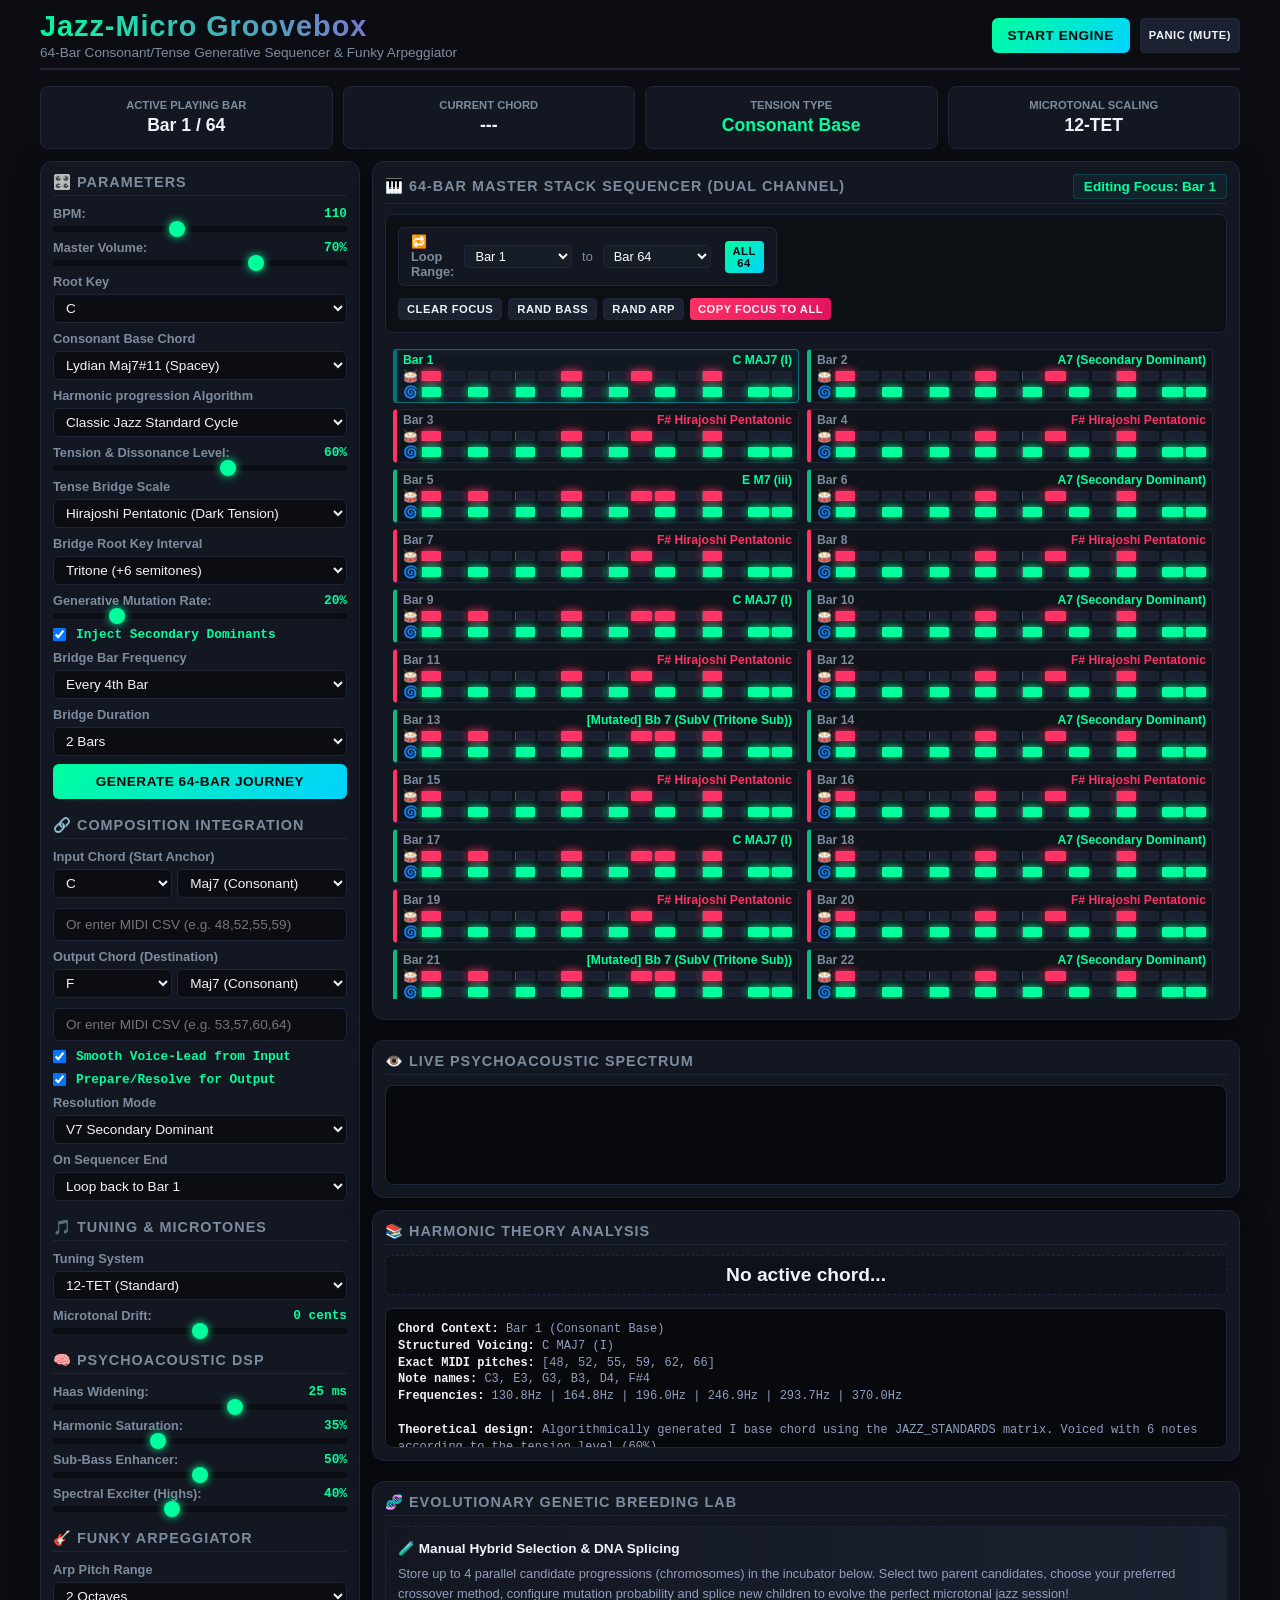
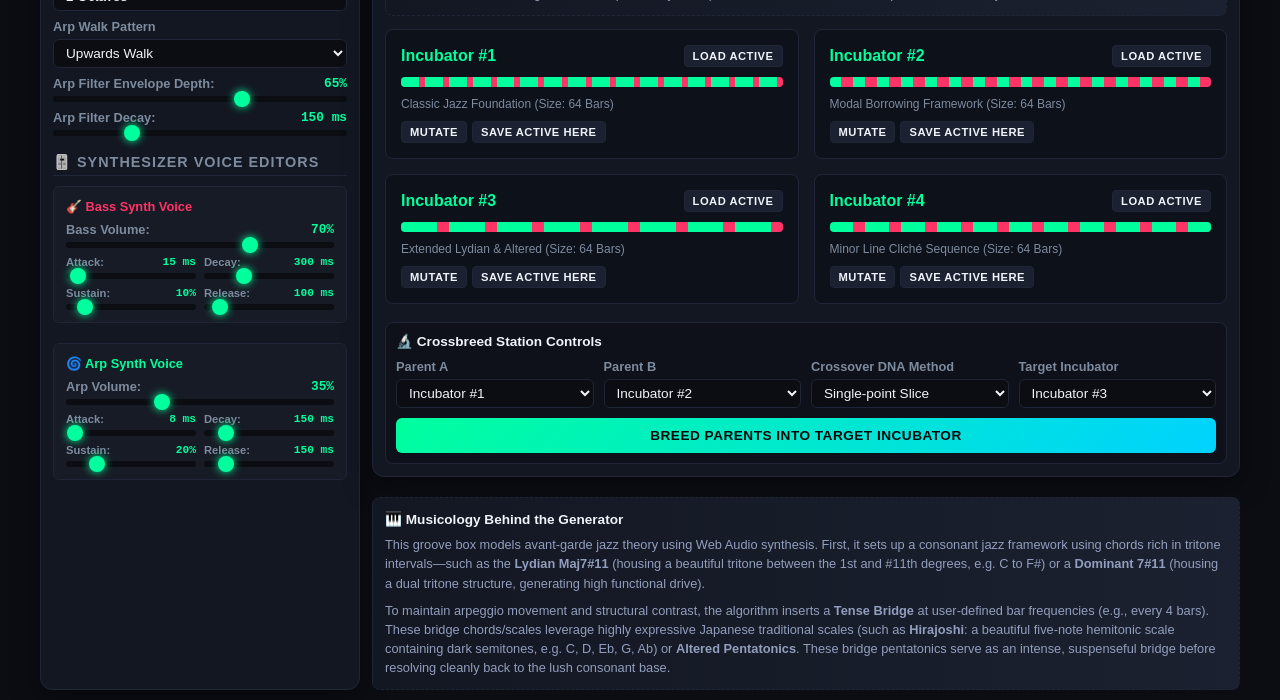
<file: jazz_groovebox.html>
<!DOCTYPE html>
<html lang="en">
<head>
    <meta charset="UTF-8">
    <meta name="viewport" content="width=device-width, initial-scale=1.0">
    <title>Microtonal Jazz Groovebox & Funky Arpeggiator</title>
    <style>
        :root {
            --bg-color: #0b0d13;
            --panel-color: #131722;
            --panel-border: #202637;
            --text-main: #f0f3f9;
            --text-muted: #7d8b9e;
            --accent-base: #00ff9d; /* Consonant Base (Green/Teal) */
            --accent-bridge: #ff3366; /* Tense Bridge (Pink/Red) */
            --accent-purple: #9d4edd;
            --grid-off: #1b2130;
            --font-family: 'Segoe UI', -apple-system, BlinkMacSystemFont, Roboto, sans-serif;
        }

        * {
            box-sizing: border-box;
            margin: 0;
            padding: 0;
        }

        body {
            font-family: var(--font-family);
            background-color: var(--bg-color);
            color: var(--text-main);
            padding: 10px;
            display: flex;
            flex-direction: column;
            align-items: center;
            overflow-x: hidden;
            min-height: 100vh;
        }

        .container {
            width: 100%;
            max-width: 1200px;
            display: flex;
            flex-direction: column;
            gap: 12px;
        }

        header {
            display: flex;
            justify-content: space-between;
            align-items: center;
            border-bottom: 2px solid var(--panel-border);
            padding-bottom: 8px;
            margin-bottom: 4px;
        }

        .header-title h1 {
            font-size: 1.8rem;
            font-weight: 800;
            letter-spacing: 1px;
            background: linear-gradient(45deg, var(--accent-base), var(--accent-purple));
            -webkit-background-clip: text;
            -webkit-text-fill-color: transparent;
        }

        .header-title p {
            font-size: 0.85rem;
            color: var(--text-muted);
            margin-top: 2px;
        }

        /* Dashboard Grid Layout */
        .dashboard {
            display: grid;
            grid-template-columns: 1fr;
            gap: 12px;
        }

        @media (min-width: 900px) {
            .dashboard {
                grid-template-columns: 320px 1fr;
            }
        }

        /* Panel Styling */
        .panel {
            background-color: var(--panel-color);
            border: 1px solid var(--panel-border);
            border-radius: 12px;
            padding: 12px;
            display: flex;
            flex-direction: column;
            gap: 8px;
            box-shadow: 0 8px 30px rgba(0, 0, 0, 0.4);
        }

        .panel-header {
            display: flex;
            justify-content: space-between;
            align-items: center;
            border-bottom: 1px solid var(--panel-border);
            padding-bottom: 4px;
            margin-bottom: 2px;
        }

        .panel-title {
            font-size: 0.9rem;
            text-transform: uppercase;
            font-weight: 700;
            letter-spacing: 1px;
            color: var(--text-muted);
            display: flex;
            align-items: center;
            gap: 8px;
        }

        /* Interactive Controls */
        .control-group {
            display: flex;
            flex-direction: column;
            gap: 5px;
        }

        .control-group label {
            font-size: 0.8rem;
            font-weight: 600;
            color: var(--text-muted);
            display: flex;
            justify-content: space-between;
        }

        .control-group label span {
            color: var(--accent-base);
            font-family: monospace;
        }

        select {
            background-color: #0b0d13;
            border: 1px solid var(--panel-border);
            border-radius: 6px;
            color: var(--text-main);
            padding: 5px 8px;
            font-family: inherit;
            font-size: 0.85rem;
            outline: none;
            transition: border-color 0.2s;
            width: 100%;
        }

        input[type="range"] {
            background-color: #0b0d13;
            border: 1px solid var(--panel-border);
            border-radius: 6px;
            color: var(--text-main);
            padding: 4px;
            font-family: inherit;
            font-size: 0.85rem;
            outline: none;
            transition: border-color 0.2s;
            width: 100%;
        }

        select:focus {
            border-color: var(--accent-base);
        }

        input[type="range"] {
            -webkit-appearance: none;
            height: 6px;
            padding: 0;
            border: none;
            cursor: pointer;
        }

        input[type="range"]::-webkit-slider-thumb {
            -webkit-appearance: none;
            width: 16px;
            height: 16px;
            border-radius: 50%;
            background-color: var(--accent-base);
            border: none;
            box-shadow: 0 0 8px var(--accent-base);
        }

        /* Buttons */
        .btn {
            background-color: #1b2130;
            border: 1px solid var(--panel-border);
            border-radius: 6px;
            color: var(--text-main);
            padding: 10px 16px;
            font-size: 0.85rem;
            font-weight: 700;
            text-transform: uppercase;
            letter-spacing: 0.5px;
            cursor: pointer;
            transition: all 0.2s;
            display: flex;
            justify-content: center;
            align-items: center;
            gap: 8px;
        }

        .btn:hover {
            background-color: #242c3f;
            border-color: var(--text-muted);
        }

        .btn-primary {
            background: linear-gradient(135deg, var(--accent-base), #00d2ff);
            color: #05070a;
            border: none;
        }

        .btn-primary:hover {
            background: linear-gradient(135deg, #00e68e, #00bfe6);
            box-shadow: 0 0 15px rgba(0, 255, 157, 0.4);
        }

        .btn-danger {
            background: linear-gradient(135deg, var(--accent-bridge), #e0115f);
            color: var(--text-main);
            border: none;
        }

        .btn-danger:hover {
            box-shadow: 0 0 15px rgba(255, 51, 102, 0.4);
        }

        /* 64-Bar Grid Overview */
        .bar-overview-container {
            display: flex;
            flex-direction: column;
            gap: 10px;
        }

        .bar-overview-grid {
            display: grid;
            grid-template-columns: repeat(8, 1fr);
            gap: 4px;
            background-color: #07090d;
            padding: 6px;
            border-radius: 8px;
            border: 1px solid var(--panel-border);
        }

        .bar-cell {
            aspect-ratio: 1;
            background-color: var(--grid-off);
            border-radius: 4px;
            display: flex;
            flex-direction: column;
            justify-content: space-between;
            padding: 4px;
            cursor: pointer;
            position: relative;
            user-select: none;
            transition: all 0.15s;
        }

        .bar-cell:hover {
            background-color: #262f44;
        }

        .bar-cell.is-base {
            border-left: 3px solid var(--accent-base);
        }

        .bar-cell.is-bridge {
            border-left: 3px solid var(--accent-bridge);
        }

        .bar-cell.active-edit {
            background-color: #2c3750;
            box-shadow: inset 0 0 0 1.5px var(--text-main);
        }

        .bar-cell.playing {
            background-color: #384768;
            box-shadow: 0 0 10px rgba(255, 255, 255, 0.3);
            transform: scale(1.05);
            z-index: 10;
        }

        .bar-num {
            font-size: 0.65rem;
            font-weight: 700;
            color: var(--text-muted);
        }

        .bar-indicators {
            display: flex;
            gap: 2px;
            justify-content: flex-end;
        }

        .indicator-dot {
            width: 5px;
            height: 5px;
            border-radius: 50%;
            background-color: transparent;
        }

        .indicator-dot.riddim-active {
            background-color: var(--accent-bridge);
            box-shadow: 0 0 4px var(--accent-bridge);
        }

        .indicator-dot.arp-active {
            background-color: var(--accent-base);
            box-shadow: 0 0 4px var(--accent-base);
        }

        /* Live Visualizer and Theory Info */
        .visualizer-wrapper {
            position: relative;
            height: 100px;
            background-color: #07090d;
            border-radius: 8px;
            overflow: hidden;
            border: 1px solid var(--panel-border);
        }

        canvas {
            width: 100%;
            height: 100%;
            display: block;
        }

        .theory-info-panel {
            background-color: #07090d;
            border-radius: 8px;
            border: 1px solid var(--panel-border);
            padding: 12px;
            font-family: monospace;
            font-size: 0.75rem;
            line-height: 1.4;
            max-height: 140px;
            overflow-y: auto;
            color: #929ebd;
        }

        .theory-info-panel strong {
            color: var(--text-main);
        }

        .chord-name-display {
            font-size: 1.2rem;
            font-weight: 800;
            text-align: center;
            padding: 8px;
            background-color: #0e111a;
            border-radius: 6px;
            border: 1px dashed var(--panel-border);
            margin-bottom: 5px;
        }

        /* Step Sequencer View */
        .sequencer-header-actions {
            display: flex;
            justify-content: space-between;
            align-items: center;
            flex-wrap: wrap;
            gap: 10px;
            background-color: #0e111a;
            padding: 10px;
            border-radius: 8px;
            border: 1px solid var(--panel-border);
        }

        .sequencer-title {
            font-size: 0.85rem;
            font-weight: 700;
            color: var(--text-main);
        }

        .sequencer-quick-btns {
            display: flex;
            gap: 5px;
        }

        .btn-xs {
            padding: 4px 8px;
            font-size: 0.7rem;
            border-radius: 4px;
        }

        .sequencer-grid-group {
            display: flex;
            flex-direction: column;
            gap: 15px;
        }

        .sequencer-row {
            display: flex;
            flex-direction: column;
            gap: 5px;
        }

        .row-label {
            font-size: 0.75rem;
            font-weight: 700;
            text-transform: uppercase;
            letter-spacing: 0.5px;
            display: flex;
            justify-content: space-between;
        }

        .row-label.riddim-label { color: var(--accent-bridge); }
        .row-label.arp-label { color: var(--accent-base); }

        .step-grid {
            display: grid;
            grid-template-columns: repeat(16, 1fr);
            gap: 4px;
            background-color: #07090d;
            padding: 8px;
            border-radius: 8px;
            border: 1px solid var(--panel-border);
        }

        .step-cell {
            aspect-ratio: 0.75;
            background-color: var(--grid-off);
            border-radius: 4px;
            cursor: pointer;
            position: relative;
            transition: all 0.1s;
        }

        .step-cell:hover {
            background-color: #2a334a;
        }

        /* Beat highlights / Bar splits */
        .step-cell:nth-child(4n+1) {
            border-left: 2.5px solid #4a5568;
        }

        .step-cell.riddim-active {
            background-color: var(--accent-bridge);
            box-shadow: 0 0 10px var(--accent-bridge);
        }

        .step-cell.arp-active {
            background-color: var(--accent-base);
            box-shadow: 0 0 10px var(--accent-base);
        }

        .step-cell.current-playing-step::after {
            content: '';
            position: absolute;
            top: -3px;
            left: -3px;
            right: -3px;
            bottom: -3px;
            border: 2px solid var(--text-main);
            border-radius: 6px;
            pointer-events: none;
            z-index: 5;
        }

        /* Top Bar Info */
        .top-info-banner {
            display: grid;
            grid-template-columns: repeat(auto-fit, minmax(180px, 1fr));
            gap: 10px;
        }

        .info-card {
            background-color: var(--panel-color);
            border: 1px solid var(--panel-border);
            border-radius: 8px;
            padding: 12px;
            display: flex;
            flex-direction: column;
            gap: 4px;
            text-align: center;
        }

        .info-card-label {
            font-size: 0.7rem;
            color: var(--text-muted);
            text-transform: uppercase;
            font-weight: 700;
        }

        .info-card-value {
            font-size: 1.1rem;
            font-weight: 800;
            color: var(--text-main);
        }

        /* Explanatory Banner */
        .guide-banner {
            background: linear-gradient(90deg, #131722, #1b2130);
            border: 1px dashed var(--panel-border);
            border-radius: 8px;
            padding: 12px;
            font-size: 0.8rem;
            color: #929ebd;
            line-height: 1.5;
        }

        .guide-banner h3 {
            color: var(--text-main);
            margin-bottom: 5px;
            font-size: 0.85rem;
        }

        /* Breeding Lab styling */
        .breeding-grid {
            display: grid;
            grid-template-columns: 1fr;
            gap: 15px;
        }

        @media (min-width: 600px) {
            .breeding-grid {
                grid-template-columns: repeat(2, 1fr);
            }
        }

        .candidate-card {
            background-color: #0d111a;
            border: 1px solid var(--panel-border);
            border-radius: 8px;
            padding: 15px;
            display: flex;
            flex-direction: column;
            gap: 10px;
            transition: all 0.2s;
        }

        .candidate-card.active-loaded {
            border-color: var(--accent-base);
            box-shadow: 0 0 10px rgba(0, 255, 157, 0.2);
        }

        .candidate-header {
            display: flex;
            justify-content: space-between;
            align-items: center;
        }

        .dna-strip {
            height: 10px;
            background-color: #1a2130;
            border-radius: 4px;
            overflow: hidden;
            display: flex;
        }

        .dna-bar {
            flex: 1;
            height: 100%;
        }

        .dna-bar.is-base {
            background-color: var(--accent-base);
        }

        .dna-bar.is-bridge {
            background-color: var(--accent-bridge);
        }

        /* --- 64-BAR MASTER STACK SEQUENCER STYLES (COMPACT HIGH-DENSITY EDITION) --- */
        .master-sequencer-scroll {
            max-height: 650px;
            overflow-y: auto;
            padding-right: 6px;
            scroll-behavior: smooth;
        }

        /* Sleek Cyber Scrollbar */
        .master-sequencer-scroll::-webkit-scrollbar {
            width: 8px;
        }
        .master-sequencer-scroll::-webkit-scrollbar-track {
            background: #090c12;
            border-radius: 4px;
        }
        .master-sequencer-scroll::-webkit-scrollbar-thumb {
            background: #1f2736;
            border-radius: 4px;
            border: 1px solid var(--panel-border);
        }
        .master-sequencer-scroll::-webkit-scrollbar-thumb:hover {
            background: var(--accent-base);
        }

        .sequencer-pair-row {
            display: grid;
            grid-template-columns: 1fr 1fr;
            gap: 8px;
            margin-bottom: 6px;
        }

        /* Responsive stack on mobile/smaller screens */
        @media (max-width: 900px) {
            .sequencer-pair-row {
                grid-template-columns: 1fr;
                gap: 6px;
            }
        }

        .sequencer-bar-card {
            background: #0f131a;
            border: 1px solid var(--panel-border);
            border-radius: 4px;
            padding: 3px 6px;
            display: flex;
            flex-direction: column;
            gap: 2px;
            position: relative;
            transition: all 0.15s ease-in-out;
            cursor: pointer;
        }

        .sequencer-bar-card.base-bar {
            border-left: 4px solid #10b981; /* Green Consonant Base Line */
        }

        .sequencer-bar-card.bridge-bar {
            border-left: 4px solid var(--accent-bridge); /* Pink Tense Bridge Line */
        }

        .sequencer-bar-card:hover {
            background: #141924;
            border-color: #3b465e;
        }

        .sequencer-bar-card.selected-card {
            border-color: rgba(0, 242, 254, 0.4);
            background: #121822;
            box-shadow: inset 0 0 6px rgba(0, 242, 254, 0.1);
        }

        .sequencer-bar-card.active-card {
            border-color: var(--accent-base);
            box-shadow: 0 0 10px rgba(0, 242, 254, 0.25), inset 0 0 4px rgba(0, 242, 254, 0.15);
        }

        .bar-header-info {
            display: flex;
            justify-content: space-between;
            align-items: center;
            font-size: 0.76rem;
            font-weight: bold;
        }

        .bar-title {
            color: var(--text-muted);
        }

        .sequencer-bar-card.selected-card .bar-title {
            color: var(--accent-base);
        }

        .bar-chord-name {
            font-weight: 800;
        }

        .compact-grid-row {
            display: flex;
            align-items: center;
            gap: 6px;
        }

        .grid-icon {
            font-size: 0.75rem;
            width: 12px;
            text-align: center;
        }

        .compact-steps {
            display: grid;
            grid-template-columns: repeat(16, 1fr);
            gap: 3px;
            flex-grow: 1;
        }

        .compact-step-cell {
            height: 10px;
            background-color: var(--grid-off);
            border-radius: 1.5px;
            cursor: pointer;
            position: relative;
            transition: all 0.08s;
            border: 1px solid rgba(255, 255, 255, 0.02);
        }

        .compact-step-cell:hover {
            background-color: #242c3a;
        }

        /* Beat markings */
        .compact-step-cell:nth-child(4n+1) {
            border-left: 1.5px solid #4a5568;
        }

        .compact-step-cell.riddim-active {
            background-color: var(--accent-bridge);
            box-shadow: 0 0 8px var(--accent-bridge);
        }

        .compact-step-cell.arp-active {
            background-color: var(--accent-base);
            box-shadow: 0 0 8px var(--accent-base);
        }

        .compact-step-cell.current-playhead {
            outline: 2px solid #ffffff;
            z-index: 5;
            box-shadow: 0 0 10px #ffffff;
        }
    </style>
</head>
<body>

<div class="container">
    <header>
        <div class="header-title">
            <h1>Jazz-Micro Groovebox</h1>
            <p>64-Bar Consonant/Tense Generative Sequencer & Funky Arpeggiator</p>
        </div>
        <div style="display: flex; gap: 10px;">
            <button id="playBtn" class="btn btn-primary">Start Engine</button>
            <button id="panicBtn" class="btn btn-xs">Panic (Mute)</button>
        </div>
    </header>

    <!-- Top info cards -->
    <div class="top-info-banner">
        <div class="info-card">
            <span class="info-card-label">Active Playing Bar</span>
            <span class="info-card-value" id="playingBarDisplay">Bar 1 / 64</span>
        </div>
        <div class="info-card">
            <span class="info-card-label">Current Chord</span>
            <span class="info-card-value" id="playingChordDisplay">---</span>
        </div>
        <div class="info-card">
            <span class="info-card-label">Tension Type</span>
            <span class="info-card-value" id="tensionTypeDisplay" style="color: var(--accent-base);">Consonant Base</span>
        </div>
        <div class="info-card">
            <span class="info-card-label">Microtonal Scaling</span>
            <span class="info-card-value" id="tuningDisplay">12-TET</span>
        </div>
    </div>

    <div class="dashboard">
        <!-- Sidebar Controls -->
        <div class="panel">
            <div class="panel-header">
                <span class="panel-title">🎛️ Parameters</span>
            </div>

            <!-- Tempo -->
            <div class="control-group">
                <label>BPM: <span id="bpmVal">110</span></label>
                <input type="range" id="bpm" min="60" max="180" value="110">
            </div>

            <!-- Master Volume -->
            <div class="control-group">
                <label>Master Volume: <span id="masterVolVal">70%</span></label>
                <input type="range" id="masterVol" min="0" max="100" value="70">
            </div>

            <!-- Theory Settings -->
            <div class="control-group">
                <label>Root Key</label>
                <select id="rootKey">
                    <option value="48">C</option>
                    <option value="49">C# / Db</option>
                    <option value="50">D</option>
                    <option value="51">D# / Eb</option>
                    <option value="52">E</option>
                    <option value="53">F</option>
                    <option value="54">F# / Gb</option>
                    <option value="55">G</option>
                    <option value="56">G# / Ab</option>
                    <option value="57">A</option>
                    <option value="58">A# / Bb</option>
                    <option value="59">B</option>
                </select>
            </div>

            <div class="control-group">
                <label>Consonant Base Chord</label>
                <select id="baseChordType">
                    <option value="maj7#11" selected>Lydian Maj7#11 (Spacey)</option>
                    <option value="7#11">Dominant 7#11 (Bluesy/Tense)</option>
                    <option value="m7b5">Half-Diminished m7b5 (Jazzy Dark)</option>
                    <option value="maj9">Major 9 (Smooth Consonant)</option>
                </select>
            </div>

            <div class="control-group">
                <label>Harmonic progression Algorithm</label>
                <select id="progStyle">
                    <option value="jazz_standards" selected>Classic Jazz Standard Cycle</option>
                    <option value="circle_fifths">Circle of Fifths Backwards Walk</option>
                    <option value="modal_interchange">Modal Interchange (Parallel Borrowing)</option>
                    <option value="coltrane_changes">Coltrane Changes (Multi-Tonic 3rds)</option>
                    <option value="line_cliche">Line Cliché (Chromatic Walkdown)</option>
                </select>
            </div>

            <div class="control-group">
                <label>Tension & Dissonance Level: <span id="tensionVal">60%</span></label>
                <input type="range" id="tensionLevel" min="0" max="100" value="60">
            </div>

            <div class="control-group">
                <label>Tense Bridge Scale</label>
                <select id="bridgeChordType">
                    <option value="hirajoshi" selected>Hirajoshi Pentatonic (Dark Tension)</option>
                    <option value="altered">Altered Pentatonic (Dominant Tension)</option>
                    <option value="tritone">Tritone-Shifted Minor Pentatonic</option>
                    <option value="insen">Insen Pentatonic (Melancholic Tension)</option>
                </select>
            </div>

            <div class="control-group">
                <label>Bridge Root Key Interval</label>
                <select id="bridgeInterval">
                    <option value="6" selected>Tritone (+6 semitones)</option>
                    <option value="3">Minor 3rd (+3 semitones)</option>
                    <option value="1">Half-Step Up (+1 semitone)</option>
                    <option value="7">Perfect 5th (+7 semitones)</option>
                    <option value="8">Minor 6th (+8 semitones)</option>
                </select>
            </div>

            <div class="control-group">
                <label>Generative Mutation Rate: <span id="mutationVal">20%</span></label>
                <input type="range" id="mutationRate" min="0" max="100" value="20">
            </div>

            <div class="control-group">
                <label style="flex-direction: row; align-items: center; justify-content: flex-start; gap: 10px; cursor: pointer;">
                    <input type="checkbox" id="secondaryDominants" style="width: auto; margin: 0;" checked>
                    <span>Inject Secondary Dominants</span>
                </label>
            </div>

            <div class="control-group">
                <label>Bridge Bar Frequency</label>
                <select id="bridgeFreq">
                    <option value="2">Every 2nd Bar</option>
                    <option value="4" selected>Every 4th Bar</option>
                    <option value="8">Every 8th Bar</option>
                    <option value="16">Every 16th Bar</option>
                </select>
            </div>

            <div class="control-group">
                <label>Bridge Duration</label>
                <select id="bridgeDuration">
                    <option value="1">1 Bar</option>
                    <option value="2" selected>2 Bars</option>
                </select>
            </div>

            <button id="generateProgBtn" class="btn btn-primary">Generate 64-Bar Journey</button>

            <!-- Composition Integration -->
            <div class="panel-header" style="margin-top: 10px;">
                <span class="panel-title">🔗 Composition Integration</span>
            </div>

            <div class="control-group">
                <label>Input Chord (Start Anchor)</label>
                <div style="display: flex; gap: 5px;">
                    <select id="inputChordRoot" style="flex: 1;">
                        <option value="48" selected>C</option>
                        <option value="49">C# / Db</option>
                        <option value="50">D</option>
                        <option value="51">D# / Eb</option>
                        <option value="52">E</option>
                        <option value="53">F</option>
                        <option value="54">F# / Gb</option>
                        <option value="55">G</option>
                        <option value="56">G# / Ab</option>
                        <option value="57">A</option>
                        <option value="58">A# / Bb</option>
                        <option value="59">B</option>
                    </select>
                    <select id="inputChordType" style="flex: 1.5;">
                        <option value="maj7" selected>Maj7 (Consonant)</option>
                        <option value="m7">m7 (Soft Minor)</option>
                        <option value="7">7 (Dominant)</option>
                        <option value="m7b5">Half-Diminished</option>
                        <option value="dim7">Diminished 7th</option>
                    </select>
                </div>
                <input type="text" id="inputChordCSV" placeholder="Or enter MIDI CSV (e.g. 48,52,55,59)" style="background-color: #0b0d13; border: 1px solid var(--panel-border); border-radius: 6px; color: var(--text-main); padding: 8px 12px; font-size: 0.85rem; margin-top: 5px;">
            </div>

            <div class="control-group">
                <label>Output Chord (Destination)</label>
                <div style="display: flex; gap: 5px;">
                    <select id="outputChordRoot" style="flex: 1;">
                        <option value="53" selected>F</option>
                        <option value="48">C</option>
                        <option value="49">C# / Db</option>
                        <option value="50">D</option>
                        <option value="51">D# / Eb</option>
                        <option value="52">E</option>
                        <option value="54">F# / Gb</option>
                        <option value="55">G</option>
                        <option value="56">G# / Ab</option>
                        <option value="57">A</option>
                        <option value="58">A# / Bb</option>
                        <option value="59">B</option>
                    </select>
                    <select id="outputChordType" style="flex: 1.5;">
                        <option value="maj7" selected>Maj7 (Consonant)</option>
                        <option value="m7">m7 (Soft Minor)</option>
                        <option value="7">7 (Dominant)</option>
                        <option value="m7b5">Half-Diminished</option>
                        <option value="dim7">Diminished 7th</option>
                    </select>
                </div>
                <input type="text" id="outputChordCSV" placeholder="Or enter MIDI CSV (e.g. 53,57,60,64)" style="background-color: #0b0d13; border: 1px solid var(--panel-border); border-radius: 6px; color: var(--text-main); padding: 8px 12px; font-size: 0.85rem; margin-top: 5px;">
            </div>

            <div class="control-group">
                <label style="flex-direction: row; align-items: center; justify-content: flex-start; gap: 10px; cursor: pointer;">
                    <input type="checkbox" id="voiceLeadInput" style="width: auto; margin: 0;" checked>
                    <span>Smooth Voice-Lead from Input</span>
                </label>
            </div>

            <div class="control-group">
                <label style="flex-direction: row; align-items: center; justify-content: flex-start; gap: 10px; cursor: pointer;">
                    <input type="checkbox" id="prepareOutput" style="width: auto; margin: 0;" checked>
                    <span>Prepare/Resolve for Output</span>
                </label>
            </div>

            <div class="control-group">
                <label>Resolution Mode</label>
                <select id="resolutionMode">
                    <option value="dominant" selected>V7 Secondary Dominant</option>
                    <option value="tritone">SubV7 Tritone Substitute</option>
                    <option value="ii_V">ii - V Preparation (2 Bars)</option>
                </select>
            </div>

            <div class="control-group">
                <label>On Sequencer End</label>
                <select id="onSequencerEnd">
                    <option value="loop" selected>Loop back to Bar 1</option>
                    <option value="play_output">Play Output Chord & Stop</option>
                </select>
            </div>

            <!-- Tuning and Intonation -->
            <div class="panel-header" style="margin-top: 10px;">
                <span class="panel-title">🎵 Tuning & Microtones</span>
            </div>

            <div class="control-group">
                <label>Tuning System</label>
                <select id="tuningSys">
                    <option value="12tet" selected>12-TET (Standard)</option>
                    <option value="just">Just Intonation (Pure Ratios)</option>
                    <option value="meantone">Quarter-Comma Meantone</option>
                    <option value="pythagorean">Pythagorean (Pure Fifths)</option>
                    <option value="31tet">31-TET (Ultra Chromatic)</option>
                </select>
            </div>

            <div class="control-group">
                <label>Microtonal Drift: <span id="microDriftVal">0 cents</span></label>
                <input type="range" id="microDrift" min="-50" max="50" value="0">
            </div>

            <!-- Psychoacoustic controls -->
            <div class="panel-header" style="margin-top: 10px;">
                <span class="panel-title">🧠 Psychoacoustic DSP</span>
            </div>

            <div class="control-group">
                <label>Haas Widening: <span id="haasVal">25 ms</span></label>
                <input type="range" id="psychoHaas" min="0" max="40" value="25">
            </div>

            <div class="control-group">
                <label>Harmonic Saturation: <span id="satVal">35%</span></label>
                <input type="range" id="psychoSat" min="0" max="100" value="35">
            </div>

            <div class="control-group">
                <label>Sub-Bass Enhancer: <span id="subEnhancerVal">50%</span></label>
                <input type="range" id="subEnhancer" min="0" max="100" value="50">
            </div>

            <div class="control-group">
                <label>Spectral Exciter (Highs): <span id="exciterVal">40%</span></label>
                <input type="range" id="spectralExciter" min="0" max="100" value="40">
            </div>

            <div class="panel-header" style="margin-top: 10px;">
                <span class="panel-title">🎸 Funky Arpeggiator</span>
            </div>

            <div class="control-group">
                <label>Arp Pitch Range</label>
                <select id="arpRange">
                    <option value="1">1 Octave</option>
                    <option value="2" selected>2 Octaves</option>
                    <option value="3">3 Octaves</option>
                </select>
            </div>

            <div class="control-group">
                <label>Arp Walk Pattern</label>
                <select id="arpPattern">
                    <option value="up">Upwards Walk</option>
                    <option value="down">Downwards Walk</option>
                    <option value="updown">Up & Down Duo</option>
                    <option value="random">Random Jazz Shuffled</option>
                    <option value="thumb">Thumb-Bass Alternate</option>
                    <option value="complex">Complex Syncopated Strum</option>
                </select>
            </div>

            <div class="control-group">
                <label>Arp Filter Envelope Depth: <span id="arpFilterVal">65%</span></label>
                <input type="range" id="arpFilterDepth" min="0" max="100" value="65">
            </div>

            <div class="control-group">
                <label>Arp Filter Decay: <span id="arpDecayVal">150 ms</span></label>
                <input type="range" id="arpFilterDecay" min="30" max="500" value="150">
            </div>

            <!-- Voice Editors Section -->
            <div class="panel-header" style="margin-top: 10px;">
                <span class="panel-title">🎚️ Synthesizer Voice Editors</span>
            </div>

            <!-- Bass Voice Parameters -->
            <div style="background-color: rgba(255,255,255,0.015); padding: 12px; border-radius: 6px; border: 1px solid var(--panel-border); margin-bottom: 12px;">
                <strong style="color: var(--accent-bridge); font-size: 0.8rem; display: block; margin-bottom: 8px;">🎸 Bass Synth Voice</strong>
                <div class="control-group" style="margin-bottom: 8px;">
                    <label>Bass Volume: <span id="bassVolVal">70%</span></label>
                    <input type="range" id="bassVol" min="0" max="100" value="70">
                </div>
                <div style="display: grid; grid-template-columns: 1fr 1fr; gap: 8px;">
                    <div class="control-group" style="margin-bottom: 0;">
                        <label style="font-size:0.7rem;">Attack: <span id="bassAttackVal">15 ms</span></label>
                        <input type="range" id="bassAttack" min="5" max="300" value="15">
                    </div>
                    <div class="control-group" style="margin-bottom: 0;">
                        <label style="font-size:0.7rem;">Decay: <span id="bassDecayVal">300 ms</span></label>
                        <input type="range" id="bassDecay" min="30" max="1000" value="300">
                    </div>
                    <div class="control-group" style="margin-bottom: 0;">
                        <label style="font-size:0.7rem;">Sustain: <span id="bassSustainVal">10%</span></label>
                        <input type="range" id="bassSustain" min="0" max="100" value="10">
                    </div>
                    <div class="control-group" style="margin-bottom: 0;">
                        <label style="font-size:0.7rem;">Release: <span id="bassReleaseVal">100 ms</span></label>
                        <input type="range" id="bassRelease" min="30" max="1000" value="100">
                    </div>
                </div>
            </div>

            <!-- Arp Voice Parameters -->
            <div style="background-color: rgba(255,255,255,0.015); padding: 12px; border-radius: 6px; border: 1px solid var(--panel-border);">
                <strong style="color: var(--accent-base); font-size: 0.8rem; display: block; margin-bottom: 8px;">🌀 Arp Synth Voice</strong>
                <div class="control-group" style="margin-bottom: 8px;">
                    <label>Arp Volume: <span id="arpVolVal">35%</span></label>
                    <input type="range" id="arpVol" min="0" max="100" value="35">
                </div>
                <div style="display: grid; grid-template-columns: 1fr 1fr; gap: 8px;">
                    <div class="control-group" style="margin-bottom: 0;">
                        <label style="font-size:0.7rem;">Attack: <span id="arpAttackVal">8 ms</span></label>
                        <input type="range" id="arpAttack" min="5" max="300" value="8">
                    </div>
                    <div class="control-group" style="margin-bottom: 0;">
                        <label style="font-size:0.7rem;">Decay: <span id="arpDecayVal">150 ms</span></label>
                        <input type="range" id="arpDecay" min="30" max="1000" value="150">
                    </div>
                    <div class="control-group" style="margin-bottom: 0;">
                        <label style="font-size:0.7rem;">Sustain: <span id="arpSustainVal">20%</span></label>
                        <input type="range" id="arpSustain" min="0" max="100" value="20">
                    </div>
                    <div class="control-group" style="margin-bottom: 0;">
                        <label style="font-size:0.7rem;">Release: <span id="arpReleaseVal">150 ms</span></label>
                        <input type="range" id="arpRelease" min="30" max="1000" value="150">
                    </div>
                </div>
            </div>
        </div>

        <!-- Main Workspace -->
        <div style="display: flex; flex-direction: column; gap: 20px;">

            <!-- 64-Bar Master Stack Sequencer (Dual Channel) -->
            <div class="panel">
                <div class="panel-header" style="display: flex; justify-content: space-between; align-items: center; flex-wrap: wrap; gap: 10px;">
                    <span class="panel-title">🎹 64-Bar Master Stack Sequencer (Dual Channel)</span>
                    <span id="editorBarIndicator" style="color: var(--accent-base); font-size: 0.85rem; font-weight: bold; background: rgba(0, 242, 254, 0.05); padding: 4px 10px; border-radius: 4px; border: 1px solid rgba(0, 242, 254, 0.15);">Editing Focus: Bar 1</span>
                </div>

                <div class="sequencer-header-actions" style="display: flex; justify-content: space-between; align-items: center; flex-wrap: wrap; gap: 12px; padding: 12px; background: #0c0f14; border-bottom: 1px solid var(--panel-border);">
                    <div style="display: flex; gap: 10px; align-items: center; background: #131722; padding: 6px 12px; border-radius: 6px; border: 1px solid var(--panel-border);">
                        <label style="margin:0; font-size: 0.8rem; font-weight: bold; color: var(--text-muted); display: flex; align-items: center; gap: 6px;">
                            🔁 Loop Range:
                        </label>
                        <select id="loopStart" style="background: #171d26; border: 1px solid var(--panel-border); color: #fff; padding: 2px 6px; border-radius: 4px; font-size: 0.8rem;"></select>
                        <span style="color: var(--text-muted); font-size: 0.8rem;">to</span>
                        <select id="loopEnd" style="background: #171d26; border: 1px solid var(--panel-border); color: #fff; padding: 2px 6px; border-radius: 4px; font-size: 0.8rem;"></select>
                        <button class="btn btn-xs btn-primary" id="resetLoopBtn" style="margin-left: 4px;">All 64</button>
                    </div>


                    <div class="sequencer-quick-btns" style="display: flex; gap: 6px; flex-wrap: wrap;">
                        <button class="btn btn-xs" id="clearBarBtn">Clear Focus</button>
                        <button class="btn btn-xs" id="randRiddimBtn">Rand Bass</button>
                        <button class="btn btn-xs" id="randArpBtn">Rand Arp</button>
                        <button class="btn btn-xs btn-danger" id="copyToAllBtn">Copy Focus to All</button>
                    </div>
                </div>

                <div style="padding: 8px;">
                    <div class="master-sequencer-scroll" id="masterSequencerGrid">
                        <!-- 32 rows of paired bars will be dynamically generated here -->
                    </div>
                </div>
            </div>

            <!-- Visualization & Theory Desk -->
            <div style="display: grid; grid-template-columns: 1fr; gap: 12px;" class="vis-theory-section">
                <div class="panel">
                    <div class="panel-header">
                        <span class="panel-title">👁️ Live Psychoacoustic Spectrum</span>
                    </div>
                    <div class="visualizer-wrapper">
                        <canvas id="visualizerCanvas"></canvas>
                    </div>
                </div>
                <div class="panel">
                    <div class="panel-header">
                        <span class="panel-title">📚 Harmonic Theory Analysis</span>
                    </div>
                    <div class="chord-name-display" id="chordNameDisplay">No active chord...</div>
                    <div class="theory-info-panel" id="theoryExplanation">
                        Theory insights will populate here as the chords play, displaying cent deviations, interval formulas, and how the bridge pentatonic scale connects with the base tritone harmony.
                    </div>
                </div>
            </div>

            <!-- Evolutionary Genetic Breeding Lab Panel -->
            <div class="panel">
                <div class="panel-header">
                    <span class="panel-title">🧬 Evolutionary Genetic Breeding Lab</span>
                </div>
                <div class="guide-banner" style="margin-bottom: 5px;">
                    <h3>🧪 Manual Hybrid Selection & DNA Splicing</h3>
                    Store up to 4 parallel candidate progressions (chromosomes) in the incubator below. Select two parent candidates, choose your preferred crossover method, configure mutation probability and splice new children to evolve the perfect microtonal jazz session!
                </div>

                <div class="breeding-grid">
                    <!-- Candidate 1 -->
                    <div class="candidate-card" id="candidate-0">
                        <div class="candidate-header">
                            <span style="font-weight: 700; color: var(--accent-base);">Incubator #1</span>
                            <span class="btn btn-xs" onclick="loadCandidate(0)" id="loadBtn-0">Load Active</span>
                        </div>
                        <div class="dna-strip" id="dna-0"></div>
                        <div style="font-size: 0.75rem; color: var(--text-muted);" id="candDesc-0">Empty...</div>
                        <div style="display: flex; gap: 5px;">
                            <button class="btn btn-xs" onclick="mutateCandidate(0)">Mutate</button>
                            <button class="btn btn-xs" onclick="cloneCurrentToCandidate(0)">Save Active Here</button>
                        </div>
                    </div>

                    <!-- Candidate 2 -->
                    <div class="candidate-card" id="candidate-1">
                        <div class="candidate-header">
                            <span style="font-weight: 700; color: var(--accent-base);">Incubator #2</span>
                            <span class="btn btn-xs" onclick="loadCandidate(1)" id="loadBtn-1">Load Active</span>
                        </div>
                        <div class="dna-strip" id="dna-1"></div>
                        <div style="font-size: 0.75rem; color: var(--text-muted);" id="candDesc-1">Empty...</div>
                        <div style="display: flex; gap: 5px;">
                            <button class="btn btn-xs" onclick="mutateCandidate(1)">Mutate</button>
                            <button class="btn btn-xs" onclick="cloneCurrentToCandidate(1)">Save Active Here</button>
                        </div>
                    </div>

                    <!-- Candidate 3 -->
                    <div class="candidate-card" id="candidate-2">
                        <div class="candidate-header">
                            <span style="font-weight: 700; color: var(--accent-base);">Incubator #3</span>
                            <span class="btn btn-xs" onclick="loadCandidate(2)" id="loadBtn-2">Load Active</span>
                        </div>
                        <div class="dna-strip" id="dna-2"></div>
                        <div style="font-size: 0.75rem; color: var(--text-muted);" id="candDesc-2">Empty...</div>
                        <div style="display: flex; gap: 5px;">
                            <button class="btn btn-xs" onclick="mutateCandidate(2)">Mutate</button>
                            <button class="btn btn-xs" onclick="cloneCurrentToCandidate(2)">Save Active Here</button>
                        </div>
                    </div>

                    <!-- Candidate 4 -->
                    <div class="candidate-card" id="candidate-3">
                        <div class="candidate-header">
                            <span style="font-weight: 700; color: var(--accent-base);">Incubator #4</span>
                            <span class="btn btn-xs" onclick="loadCandidate(3)" id="loadBtn-3">Load Active</span>
                        </div>
                        <div class="dna-strip" id="dna-3"></div>
                        <div style="font-size: 0.75rem; color: var(--text-muted);" id="candDesc-3">Empty...</div>
                        <div style="display: flex; gap: 5px;">
                            <button class="btn btn-xs" onclick="mutateCandidate(3)">Mutate</button>
                            <button class="btn btn-xs" onclick="cloneCurrentToCandidate(3)">Save Active Here</button>
                        </div>
                    </div>
                </div>

                <!-- Breeder Crossbreeding Station controls -->
                <div class="sequencer-header-actions" style="margin-top: 10px;">
                    <span class="sequencer-title">🔬 Crossbreed Station Controls</span>
                    <div class="sequencer-quick-btns" style="flex-wrap: wrap; gap: 10px; width: 100%;">
                        <div class="control-group" style="min-width: 130px; flex: 1;">
                            <label>Parent A</label>
                            <select id="parentA">
                                <option value="0" selected>Incubator #1</option>
                                <option value="1">Incubator #2</option>
                                <option value="2">Incubator #3</option>
                                <option value="3">Incubator #4</option>
                            </select>
                        </div>
                        <div class="control-group" style="min-width: 130px; flex: 1;">
                            <label>Parent B</label>
                            <select id="parentB">
                                <option value="0">Incubator #1</option>
                                <option value="1" selected>Incubator #2</option>
                                <option value="2">Incubator #3</option>
                                <option value="3">Incubator #4</option>
                            </select>
                        </div>
                        <div class="control-group" style="min-width: 180px; flex: 1;">
                            <label>Crossover DNA Method</label>
                            <select id="crossoverMethod">
                                <option value="single" selected>Single-point Slice</option>
                                <option value="double">Two-point Splice</option>
                                <option value="uniform">Uniform Coin-flip Random</option>
                                <option value="interleave">Interleaved Alternating Bars</option>
                            </select>
                        </div>
                        <div class="control-group" style="min-width: 150px; flex: 1;">
                            <label>Target Incubator</label>
                            <select id="targetIncubator">
                                <option value="0">Incubator #1</option>
                                <option value="1">Incubator #2</option>
                                <option value="2" selected>Incubator #3</option>
                                <option value="3">Incubator #4</option>
                            </select>
                        </div>
                        <button class="btn btn-primary" onclick="triggerBreedingLabBreed()" style="width: 100%;">Breed Parents into Target Incubator</button>
                    </div>
                </div>
            </div>

            <!-- Theory explanation -->
            <div class="guide-banner">
                <h3>🎹 Musicology Behind the Generator</h3>
                <p>This groove box models avant-garde jazz theory using Web Audio synthesis. First, it sets up a consonant jazz framework using chords rich in tritone intervals—such as the <strong>Lydian Maj7#11</strong> (housing a beautiful tritone between the 1st and #11th degrees, e.g. C to F#) or a <strong>Dominant 7#11</strong> (housing a dual tritone structure, generating high functional drive).</p>
                <p style="margin-top: 8px;">To maintain arpeggio movement and structural contrast, the algorithm inserts a <strong>Tense Bridge</strong> at user-defined bar frequencies (e.g., every 4 bars). These bridge chords/scales leverage highly expressive Japanese traditional scales (such as <strong>Hirajoshi</strong>: a beautiful five-note hemitonic scale containing dark semitones, e.g. C, D, Eb, G, Ab) or <strong>Altered Pentatonics</strong>. These bridge pentatonics serve as an intense, suspenseful bridge before resolving cleanly back to the lush consonant base.</p>
            </div>
        </div>
    </div>
</div>

<script>
    // --- 1. STATE & DATA STRUCTURES ---
    const TOTAL_BARS = 64;
    const STEPS_PER_BAR = 16;
    let editingBar = 0; // 0 to 63
    let playingBar = 0; // 0 to 63
    let playingStep = 0; // 0 to 15
    let globalStepIndex = 0; // Cumulative step 0 to 1023
    let isPlaying = false;

    // Sequencer data: 3D Arrays for Riddim and Arp [bar][step]
    const sequencerData = {
        riddim: Array.from({ length: TOTAL_BARS }, () => new Array(STEPS_PER_BAR).fill(false)),
        arp: Array.from({ length: TOTAL_BARS }, () => new Array(STEPS_PER_BAR).fill(false))
    };

    // Initialize first bar with a nice default jazz pattern
    const defaultRiddim = [true, false, false, false, false, false, true, false, false, true, false, false, true, false, false, false];
    const defaultArp = [true, false, true, false, true, false, true, false, true, false, true, false, true, false, true, true];

    // Set up default bar pattern and copy slightly altered patterns to others to start with a fun groove
    for (let s = 0; s < STEPS_PER_BAR; s++) {
        sequencerData.riddim[0][s] = defaultRiddim[s];
        sequencerData.arp[0][s] = defaultArp[s];
    }
    for (let b = 1; b < TOTAL_BARS; b++) {
        // Clone with small variations
        sequencerData.riddim[b] = [...defaultRiddim];
        sequencerData.arp[b] = [...defaultArp];
        if (b % 4 === 0) {
            // bridge variation
            sequencerData.riddim[b][2] = true;
            sequencerData.riddim[b][10] = true;
        }
    }

    // Chord Progression Data for 64 bars
    let progression = new Array(TOTAL_BARS).fill(null);
    const notesArray = ["C", "Db", "D", "Eb", "E", "F", "F#", "G", "Ab", "A", "Bb", "B"];

    // --- 2. MUSIC THEORY PROGRESSION GENERATOR ---

    // Get note name from MIDI value
    function getNoteName(midiVal) {
        return notesArray[midiVal % 12] + (Math.floor(midiVal / 12) - 1);
    }

    // Enhanced Progression & Chords Logic
    function getExtensionsForBase(baseMidi, tensionPercent, quality) {
        // Support dynamic chord qualities with Berklee style Berklee voice theory
        let intervals = [0, 4, 7, 11]; // default Major 7th

        if (quality === 'm7') {
            intervals = [0, 3, 7, 10]; // Minor 7th
        } else if (quality === '7') {
            intervals = [0, 4, 7, 10]; // Dominant 7th
        } else if (quality === 'm7b5') {
            intervals = [0, 3, 6, 10]; // Half-diminished
        } else if (quality === 'maj7') {
            intervals = [0, 4, 7, 11]; // Major 7th
        } else if (quality === 'maj9') {
            intervals = [0, 4, 7, 11, 14]; // Major 9th
        }

        // Add extensions dynamically according to tension Level
        if (tensionPercent > 15) {
            // Add 9th
            let ninth = (quality === 'm7b5') ? 13 : 14;
            if (!intervals.includes(ninth)) {
                intervals.push(ninth);
            }
        }
        if (tensionPercent > 45) {
            // Add 11th / #11th
            let eleventh = (quality === 'maj7' || quality === '7') ? 18 : 17; // #11 (18) for Major/Dominant, natural 11 (17) for Minor
            if (!intervals.includes(eleventh)) {
                intervals.push(eleventh);
            }
        }
        if (tensionPercent > 75) {
            // Add alterations for dominant chords, or high extensions for others
            if (quality === '7') {
                intervals.push(20); // b13
                intervals.push(15); // b9
            } else {
                intervals.push(21); // high 13th / octave root duplication
            }
        }

        return intervals.map(i => baseMidi + i);
    }

    // Parse custom or selected chord
    function parseCustomChord(rootKeyId, chordTypeId, csvId) {
        const csvVal = document.getElementById(csvId).value.trim();
        if (csvVal) {
            let parsed = csvVal.split(',').map(s => parseInt(s.trim())).filter(n => !isNaN(n));
            if (parsed.length > 0) {
                return parsed.sort((a,b)=>a-b);
            }
        }

        const root = parseInt(document.getElementById(rootKeyId).value);
        const type = document.getElementById(chordTypeId).value;
        let intervals = [0, 4, 7, 11]; // default maj7
        if (type === 'm7') {
            intervals = [0, 3, 7, 10];
        } else if (type === '7') {
            intervals = [0, 4, 7, 10];
        } else if (type === 'm7b5') {
            intervals = [0, 3, 6, 10];
        } else if (type === 'dim7') {
            intervals = [0, 3, 6, 9];
        }
        return intervals.map(i => root + i).sort((a,b)=>a-b);
    }

    // Smart Jazz Voice Leading function
    function voiceLeadChord(targetChordNotes, referenceChordNotes) {
        if (!referenceChordNotes || referenceChordNotes.length === 0) return [...targetChordNotes].sort((a,b)=>a-b);
        let voiced = [...targetChordNotes].sort((a,b)=>a-b);
        let ref = [...referenceChordNotes].sort((a,b)=>a-b);

        for (let i = 0; i < voiced.length; i++) {
            let target = voiced[i];

            // Smart Neighbor Matching: Find the closest note in the reference chord to use as anchor
            let anchor = ref[0];
            let minAnchorDist = Math.abs(ref[0] - target);
            for (let j = 1; j < ref.length; j++) {
                let d = Math.abs(ref[j] - target);
                if (d < minAnchorDist) {
                    minAnchorDist = d;
                    anchor = ref[j];
                }
            }

            let pClass = target % 12;
            let bestNote = target;
            let minScore = 99999;
            for (let oct = -36; oct <= 36; oct += 12) {
                let candidate = (Math.floor(anchor / 12) * 12) + pClass + oct;

                // Keep within reasonable voiced limits
                if (candidate < 38 || candidate > 88) continue;

                let distToAnchor = Math.abs(candidate - anchor);
                let distToOriginal = Math.abs(candidate - target);
                let score = distToAnchor + 0.4 * distToOriginal; // Balance smooth voice leading with center register force

                if (score < minScore) {
                    minScore = score;
                    bestNote = candidate;
                }
            }
            voiced[i] = bestNote;
        }
        return voiced.sort((a,b)=>a-b);
    }

    // Interval list generator
    function generateJourney() {
        const root = parseInt(document.getElementById('rootKey').value);
        const progStyle = document.getElementById('progStyle').value;
        const baseType = document.getElementById('baseChordType').value;
        const tensionPercent = parseFloat(document.getElementById('tensionLevel').value);
        const bridgeType = document.getElementById('bridgeChordType').value;
        const bridgeInterval = parseInt(document.getElementById('bridgeInterval').value);
        const mutationRate = parseFloat(document.getElementById('mutationRate').value) / 100;
        const useSecondaryDominants = document.getElementById('secondaryDominants').checked;
        const bridgeFreq = parseInt(document.getElementById('bridgeFreq').value);
        const bridgeDuration = parseInt(document.getElementById('bridgeDuration').value);

        for (let b = 0; b < TOTAL_BARS; b++) {
            let chordNotes = [];
            let name = "";
            let explanation = "";
            let isBridge = false;

            // 1. Check if this is a bridge bar
            let cycle = b % bridgeFreq;
            if (cycle >= (bridgeFreq - bridgeDuration) && bridgeFreq > bridgeDuration) {
                isBridge = true;
            } else if (bridgeFreq <= bridgeDuration) {
                isBridge = (b % 2 === 1);
            }

            // 2. Generate Bridge Chords
            if (isBridge) {
                let bridgeRoot = (root + bridgeInterval) % 12 + 48; // Flexible interval offset
                let pNotes = [];

                if (bridgeType === 'hirajoshi') {
                    pNotes = [0, 2, 3, 7, 8];
                    name = `${notesArray[bridgeRoot % 12]} Hirajoshi Pentatonic`;
                    explanation = `Tense Japanese Hirajoshi scale over root ${notesArray[bridgeRoot % 12]}. Delivers high modal mystery and beautiful dark tension.`;
                } else if (bridgeType === 'altered') {
                    pNotes = [0, 4, 6, 8, 10];
                    name = `${notesArray[bridgeRoot % 12]} Altered Pentatonic`;
                    explanation = `Altered pentatonic scale loaded with active tritone and altered tension points (Root, 3rd, #11/b5, b13, b7) targeting resolution.`;
                } else if (bridgeType === 'tritone') {
                    pNotes = [0, 3, 5, 7, 10];
                    name = `${notesArray[bridgeRoot % 12]} Tritone-Shifted Minor Pentatonic`;
                    explanation = `Maximum jazz dissonance using minor pentatonic constructed exactly a tritone away from home root.`;
                } else if (bridgeType === 'insen') {
                    pNotes = [0, 1, 5, 7, 10];
                    name = `${notesArray[bridgeRoot % 12]} Insen Pentatonic`;
                    explanation = `Traditional Insen pentatonic scale. Uses flat 2nd and perfect 4th intervals to construct a suspension of classical jazz expectations.`;
                }

                // Add higher octave copies for thicker bridge spacing if tension is high
                if (tensionPercent > 50) {
                    let topNotes = pNotes.map(interval => bridgeRoot + interval + 12);
                    chordNotes = pNotes.map(interval => bridgeRoot + interval).concat(topNotes);
                } else {
                    chordNotes = pNotes.map(interval => bridgeRoot + interval);
                }

            } else {
                // 3. Generate Consonant Base Progression Loop
                let subBar = b % 8; // progression length loops
                let currentRoot = root;
                let scaleDegreeName = "I";
                let quality = "maj7"; // default quality for tonic and major degrees

                // Secondary Dominants injection (e.g., bar before target is forced to V/target)
                let makeSecondaryDominant = false;
                let targetRoot = root;

                if (useSecondaryDominants && (subBar === 1 || subBar === 3 || subBar === 5 || subBar === 7)) {
                    makeSecondaryDominant = true;
                }

                if (progStyle === 'jazz_standards') {
                    // Classic Jazz Standard: I - vi - ii - V - iii - vi - ii - V
                    let degrees = [0, 9, 2, 7, 4, 9, 2, 7];
                    currentRoot = (root + degrees[subBar]) % 12;
                    let labels = ["I", "vi", "ii", "V", "iii", "vi", "ii", "V"];
                    scaleDegreeName = labels[subBar];
                    targetRoot = (root + degrees[(subBar + 1) % 8]) % 12;

                    let qualities = ["maj7", "m7", "m7", "7", "m7", "m7", "m7", "7"];
                    quality = qualities[subBar];
                } else if (progStyle === 'circle_fifths') {
                    // Circle of Fifths: I - IV - vii - iii - vi - ii - V - I
                    let degrees = [0, 5, 11, 4, 9, 2, 7, 0];
                    currentRoot = (root + degrees[subBar]) % 12;
                    let labels = ["I", "IV", "viiø", "iii", "vi", "ii", "V", "I"];
                    scaleDegreeName = labels[subBar];
                    targetRoot = (root + degrees[(subBar + 1) % 8]) % 12;

                    let qualities = ["maj7", "maj7", "m7b5", "m7", "m7", "m7", "7", "maj7"];
                    quality = qualities[subBar];
                } else if (progStyle === 'modal_interchange') {
                    // Modal Interchange (Borrowing from minor): I - bVI - bVII - I - iv - bIII - bVI - bVII
                    let degrees = [0, 8, 10, 0, 5, 3, 8, 10];
                    currentRoot = (root + degrees[subBar]) % 12;
                    let labels = ["I", "bVI (Aeolian)", "bVII (Mixolydian)", "I", "iv (Minor iv)", "bIII (Relative Major)", "bVI", "bVII"];
                    scaleDegreeName = labels[subBar];
                    targetRoot = (root + degrees[(subBar + 1) % 8]) % 12;

                    let qualities = ["maj7", "maj7", "7", "maj7", "m7", "maj7", "maj7", "7"];
                    quality = qualities[subBar];
                } else if (progStyle === 'coltrane_changes') {
                    // Coltrane Changes (Giant Steps multi-tonic matrix shifting by Major 3rds)
                    // I - bVI - bIV - bII - V - bVI - ii - V
                    let degrees = [0, 8, 4, 1, 7, 8, 2, 7];
                    currentRoot = (root + degrees[subBar]) % 12;
                    let labels = ["I (Tonic C)", "bVI (Tonic Ab)", "bIV (Tonic E)", "bII", "V", "bVI", "ii", "V"];
                    scaleDegreeName = labels[subBar];
                    targetRoot = (root + degrees[(subBar + 1) % 8]) % 12;

                    let qualities = ["maj7", "maj7", "maj7", "maj7", "7", "maj7", "m7", "7"];
                    quality = qualities[subBar];
                } else if (progStyle === 'line_cliche') {
                    // Line Cliché (Chromatic Walkdown in minor/major): I - I(maj7) - I(7) - I(6) - IV - iv - V - I
                    let degrees = [0, 0, 0, 0, 5, 5, 7, 0];
                    currentRoot = (root + degrees[subBar]) % 12;
                    let labels = ["I", "I(maj7)", "I(7)", "I(6)", "IV", "iv", "V", "I"];
                    scaleDegreeName = labels[subBar];
                    targetRoot = (root + degrees[(subBar + 1) % 8]) % 12;

                    let qualities = ["maj7", "maj7", "7", "maj7", "maj7", "m7", "7", "maj7"];
                    quality = qualities[subBar];
                }

                // If making secondary dominant, override currentRoot to be perfect 5th of next bar's root target
                if (makeSecondaryDominant) {
                    currentRoot = (targetRoot + 7) % 12;
                    scaleDegreeName = `V / ${notesArray[targetRoot]}`;
                    quality = "7";
                }

                // Generative mutation probability (periodically swaps chord to tritone substitute or relative minor/major)
                let mutated = false;
                if (Math.random() < mutationRate && !makeSecondaryDominant) {
                    // Tritone Substitution!
                    currentRoot = (currentRoot + 6) % 12;
                    scaleDegreeName = `SubV (Tritone Sub)`;
                    mutated = true;
                    quality = "7";
                }

                // Incorporate user baseChordType preferences specifically for Tonic/Major qualities
                if (quality === 'maj7') {
                    if (baseType === 'maj9') quality = 'maj9';
                }

                // 4. Voicing / Chord generation
                let baseMidi = currentRoot + 48;
                chordNotes = getExtensionsForBase(baseMidi, tensionPercent, quality);

                // Build name and descriptor details
                let labelPrefix = mutated ? "[Mutated] " : "";
                if (makeSecondaryDominant) {
                    name = `${labelPrefix}${notesArray[currentRoot]}7 (Secondary Dominant)`;
                    explanation = `Secondary dominant V chord built over ${notesArray[currentRoot]} to pull aggressively toward the upcoming ${notesArray[targetRoot]} chord in the jazz cycle.`;
                } else {
                    name = `${labelPrefix}${notesArray[currentRoot]} ${quality.toUpperCase()} (${scaleDegreeName})`;
                    explanation = `Algorithmically generated ${scaleDegreeName} base chord using the ${progStyle.toUpperCase()} matrix. Voiced with ${chordNotes.length} notes according to the tension level (${tensionPercent.toFixed(0)}%).`;
                }
            }

            progression[b] = {
                notes: chordNotes,
                name: name,
                isBridge: isBridge,
                explanation: explanation
            };
        }

        // 5. Output Chord Preparation (Resolve/Prepare for Output)
        const prepareOutput = document.getElementById('prepareOutput').checked;
        const resolutionMode = document.getElementById('resolutionMode').value;
        const outputRoot = parseInt(document.getElementById('outputChordRoot').value);
        const outputType = document.getElementById('outputChordType').value;

        // Get actual output chord notes
        let outputNotes = parseCustomChord('outputChordRoot', 'outputChordType', 'outputChordCSV');

        if (prepareOutput) {
            let outputRootNote = outputNotes[0] % 12; // Base root of output chord

            if (resolutionMode === 'dominant') {
                // Secondary Dominant of Output: V7 of output root
                let vRoot = (outputRootNote + 7) % 12 + 48;
                let notes = [vRoot, vRoot + 4, vRoot + 7, vRoot + 10].sort((a,b)=>a-b);
                progression[TOTAL_BARS - 1] = {
                    notes: notes,
                    name: `${notesArray[vRoot % 12]}7 (V7 of Output)`,
                    isBridge: true,
                    explanation: `Secondary dominant V7 chord prepared dynamically to resolve into the external Output Chord (${notesArray[outputRootNote]} ${outputType.toUpperCase()}).`
                };
            } else if (resolutionMode === 'tritone') {
                // Tritone Substitute of Output: SubV7 of output root
                let subVRoot = (outputRootNote + 1) % 12 + 48;
                let notes = [subVRoot, subVRoot + 4, subVRoot + 7, subVRoot + 10].sort((a,b)=>a-b);
                progression[TOTAL_BARS - 1] = {
                    notes: notes,
                    name: `${notesArray[subVRoot % 12]}7 (SubV7 of Output)`,
                    isBridge: true,
                    explanation: `Tritone substitute SubV7 chord prepared dynamically to resolve cleanly into the external Output Chord (${notesArray[outputRootNote]} ${outputType.toUpperCase()}) via chromatic descent.`
                };
            } else if (resolutionMode === 'ii_V') {
                // ii - V Preparation of Output: ii of output root in Bar 63, V7 in Bar 64
                let iiRoot = (outputRootNote + 2) % 12 + 48;
                let vRoot = (outputRootNote + 7) % 12 + 48;

                let iiNotes = [iiRoot, iiRoot + 3, iiRoot + 7, iiRoot + 10].sort((a,b)=>a-b);
                let vNotes = [vRoot, vRoot + 4, vRoot + 7, vRoot + 10].sort((a,b)=>a-b);

                progression[TOTAL_BARS - 2] = {
                    notes: iiNotes,
                    name: `${notesArray[iiRoot % 12]}m7 (ii of Output)`,
                    isBridge: true,
                    explanation: `ii minor seventh chord preparing a classic ii-V turnaround cadence targeting the external Output Chord.`
                };

                progression[TOTAL_BARS - 1] = {
                    notes: vNotes,
                    name: `${notesArray[vRoot % 12]}7 (V7 of Output)`,
                    isBridge: true,
                    explanation: `V7 dominant seventh chord completing the ii-V turnaround cadence targeting the external Output Chord.`
                };
            }
        }

        // 6. Voice-leading pass
        const voiceLeadInput = document.getElementById('voiceLeadInput').checked;
        let inputNotes = parseCustomChord('inputChordRoot', 'inputChordType', 'inputChordCSV');

        let referenceNotes = voiceLeadInput ? inputNotes : null;

        for (let b = 0; b < TOTAL_BARS; b++) {
            progression[b].notes = voiceLeadChord(progression[b].notes, referenceNotes);
            referenceNotes = progression[b].notes; // cascade forward
        }

        renderMasterSequencer();
        updateTheoryPanel(editingBar);
    }

    // --- 3. MICROTONAL TUNING ENGINE ---

    // Convert MIDI note to exact frequency based on selected tuning system and microtonal cents drift
    function midiToFrequency(midiNote, tuningSystem, driftCents) {
        const A4_FREQ = 440;
        const A4_MIDI = 69;

        // Apply global pitch drift in cents
        let finalMidi = midiNote + (driftCents / 100);

        if (tuningSystem === '12tet') {
            // Standard 12-Tone Equal Temperament
            return A4_FREQ * Math.pow(2, (finalMidi - A4_MIDI) / 12);
        } else if (tuningSystem === 'just') {
            // Pure Just Intonation ratios relative to root key C4 (MIDI 60)
            const justRatios = [
                1/1,       // C (unison)
                16/15,     // Db (minor second)
                9/8,       // D (major second)
                6/5,       // Eb (minor third)
                5/4,       // E (major third)
                4/3,       // F (perfect fourth)
                45/32,     // F# (augmented fourth/tritone)
                3/2,       // G (perfect fifth)
                8/5,       // Ab (minor sixth)
                5/3,       // A (major sixth)
                9/5,       // Bb (minor seventh)
                15/8       // B (major seventh)
            ];

            let rootKey = parseInt(document.getElementById('rootKey').value);
            let diff = midiNote - rootKey;
            let octave = Math.floor(diff / 12);
            let semitone = ((diff % 12) + 12) % 12;

            // Get root frequency
            let rootFreq = A4_FREQ * Math.pow(2, (rootKey - A4_MIDI) / 12);
            let targetRatio = justRatios[semitone];

            // Reapply cents drift to the calculated pure frequency
            let freq = rootFreq * targetRatio * Math.pow(2, octave);
            return freq * Math.pow(2, driftCents / 1200);

        } else if (tuningSystem === 'meantone') {
            // Quarter-Comma Meantone (pure major thirds, slightly narrowed fifths)
            // Cent deviations from 12-TET for a meantone scale based around key
            const meantoneDeviations = [0, -24, -7, 10, -14, 3, -20, -3, 14, -10, 7, -17];
            let noteClass = midiNote % 12;
            let centsOffset = meantoneDeviations[noteClass] + driftCents;
            return A4_FREQ * Math.pow(2, (midiNote + (centsOffset / 100) - A4_MIDI) / 12);

        } else if (tuningSystem === 'pythagorean') {
            // Pythagorean Tuning (pure fifths 3:2 ratio)
            const pythagoreanRatios = [
                1/1, 256/243, 9/8, 32/27, 81/64, 4/3, 729/512, 3/2, 128/81, 27/16, 16/9, 243/128
            ];
            let rootKey = parseInt(document.getElementById('rootKey').value);
            let diff = midiNote - rootKey;
            let octave = Math.floor(diff / 12);
            let semitone = ((diff % 12) + 12) % 12;

            let rootFreq = A4_FREQ * Math.pow(2, (rootKey - A4_MIDI) / 12);
            let ratio = pythagoreanRatios[semitone];
            let freq = rootFreq * ratio * Math.pow(2, octave);
            return freq * Math.pow(2, driftCents / 1200);

        } else if (tuningSystem === '31tet') {
            // 31-TET: 31 Equal divisions of the octave
            // Approximate MIDI note step into 31-TET steps
            let stepsFromA4 = (midiNote - A4_MIDI) * (31 / 12);
            return A4_FREQ * Math.pow(2, (stepsFromA4 / 31) + (driftCents / 1200));
        }

        return A4_FREQ * Math.pow(2, (midiNote - A4_MIDI) / 12);
    }

    // --- 4. AUDIO ENGINE & SYNTHS ---
    let audioCtx = null;
    let masterGain = null;
    let delayLeft = null, delayRight = null;
    let saturationNode = null;
    let subEnhancerGain = null;
    let exciterGain = null;
    let highExciterFilter = null;
    let analyserNode = null;
    let arpDelayNode = null;
    let arpDelayFeedback = null;
    let arpDelayHPF = null;
    let arpDelayLPF = null;
    let dcBlocker = null;
    let masterCompressor = null;
    let scheduledNextNoteTime = 0.0;
    let schedulerTimerId = null;
    let lookaheadTimeMs = 25.0;
    let scheduleAheadTimeSec = 0.1;

    // Pluck count for custom arp walkthrough
    let arpNoteWalkCount = 0;

    // Triggered synth nodes tracking to stop them on Panic button click
    let activeSynthNodes = [];

    // Note history tracking for time-domain interdependency and melodic resolution
    let lastBassMidiPlayed = null;
    let lastArpMidiPlayed = null;
    let lastBassMotionDir = 0; // -1 = down, 1 = up, 0 = stable/none

    function initAudioContext() {
        if (audioCtx) return;

        audioCtx = new (window.AudioContext || window.webkitAudioContext)();

        // Master Gain
        masterGain = audioCtx.createGain();
        masterGain.gain.setValueAtTime(parseFloat(document.getElementById('masterVol').value) / 100, audioCtx.currentTime);

        // --- Production-Grade Master Dynamics Compressor Node ---
        masterCompressor = audioCtx.createDynamicsCompressor();
        masterCompressor.threshold.setValueAtTime(-14, audioCtx.currentTime);
        masterCompressor.knee.setValueAtTime(10, audioCtx.currentTime);
        masterCompressor.ratio.setValueAtTime(3.5, audioCtx.currentTime);
        masterCompressor.attack.setValueAtTime(0.015, audioCtx.currentTime);
        masterCompressor.release.setValueAtTime(0.12, audioCtx.currentTime);

        // --- Psychoacoustic Processing Chain ---

        // 1. Distortion Waveshaper (Saturation)
        saturationNode = audioCtx.createWaveShaper();
        saturationNode.oversample = '4x';
        updateSaturationCurve();

        // 1b. DC Blocker Filter (Highpass 20Hz)
        dcBlocker = audioCtx.createBiquadFilter();
        dcBlocker.type = 'highpass';
        dcBlocker.frequency.setValueAtTime(20, audioCtx.currentTime);

        // 2. Channel Splitter & Merger for Haas Stereo Widening
        const channelSplitter = audioCtx.createChannelSplitter(2);
        const channelMerger = audioCtx.createChannelMerger(2);

        delayLeft = audioCtx.createDelay();
        delayRight = audioCtx.createDelay();
        delayLeft.delayTime.setValueAtTime(0, audioCtx.currentTime); // keep left completely dry
        updateHaasDelay();

        // 3. Exciter (Bandpass boost on high frequencies)
        highExciterFilter = audioCtx.createBiquadFilter();
        highExciterFilter.type = 'highpass';
        highExciterFilter.frequency.setValueAtTime(6000, audioCtx.currentTime);
        highExciterFilter.Q.setValueAtTime(1.5, audioCtx.currentTime);

        exciterGain = audioCtx.createGain();
        exciterGain.gain.setValueAtTime(parseFloat(document.getElementById('spectralExciter').value) / 100 * 0.4, audioCtx.currentTime);

        // 4. Sub-Bass harmonic enhancer (parallel low filter routing)
        const subBassFilter = audioCtx.createBiquadFilter();
        subBassFilter.type = 'lowpass';
        subBassFilter.frequency.setValueAtTime(90, audioCtx.currentTime);

        subEnhancerGain = audioCtx.createGain();
        subEnhancerGain.gain.setValueAtTime(parseFloat(document.getElementById('subEnhancer').value) / 100 * 0.7, audioCtx.currentTime);

        // 5. Analyser for canvas rendering
        analyserNode = audioCtx.createAnalyser();
        analyserNode.fftSize = 256;

        // Routing Network:
        // Sources -> Saturation -> DC Blocker -> Splitter
        // Splitter L -> Delay L -> Merger L
        // Splitter R -> Delay R -> Merger R
        // Merger -> parallel High Exciter, Sub Bass, and Direct path -> Master Compressor -> Master Gain -> Analyser -> Destination

        masterGain.connect(analyserNode);
        analyserNode.connect(audioCtx.destination);

        // Link Compressor to Master Gain
        masterCompressor.connect(masterGain);

        // Stereo widener routing from Saturation through DC blocker
        saturationNode.connect(dcBlocker);
        dcBlocker.connect(channelSplitter);

        channelSplitter.connect(delayLeft, 0);
        channelSplitter.connect(delayRight, 1);

        delayLeft.connect(channelMerger, 0, 0);
        delayRight.connect(channelMerger, 0, 1);

        // Parallel Exciter chain -> Master Compressor
        channelMerger.connect(highExciterFilter);
        highExciterFilter.connect(exciterGain);
        exciterGain.connect(masterCompressor);

        // Parallel Sub bass chain -> Master Compressor
        channelMerger.connect(subBassFilter);
        subBassFilter.connect(subEnhancerGain);
        subEnhancerGain.connect(masterCompressor);

        // Direct merge path -> Master Compressor
        channelMerger.connect(masterCompressor);

        // Permanent Global Arp Delay Feedback Loop with Highpass/Lowpass filtering
        arpDelayNode = audioCtx.createDelay();
        arpDelayFeedback = audioCtx.createGain();
        arpDelayHPF = audioCtx.createBiquadFilter();
        arpDelayLPF = audioCtx.createBiquadFilter();

        arpDelayNode.delayTime.setValueAtTime(0.18, audioCtx.currentTime); // 16th note echo
        arpDelayFeedback.gain.setValueAtTime(0.25, audioCtx.currentTime); // Echo volume/decay feedback

        arpDelayHPF.type = 'highpass';
        arpDelayHPF.frequency.setValueAtTime(120, audioCtx.currentTime); // Block muddy lows from feeding back

        arpDelayLPF.type = 'lowpass';
        arpDelayLPF.frequency.setValueAtTime(5000, audioCtx.currentTime); // Warm analog roll-off of highs

        // Loop routing: Delay -> LPF -> HPF -> Gain -> Delay
        arpDelayNode.connect(arpDelayLPF);
        arpDelayLPF.connect(arpDelayHPF);
        arpDelayHPF.connect(arpDelayFeedback);
        arpDelayFeedback.connect(arpDelayNode);

        // Connect the delayed reflections to the main saturation/DSP chain (parallel delayed send)
        arpDelayFeedback.connect(saturationNode);

        // Kickoff canvas visualizer loop
        drawVisualizer();
    }

    // Function to calculate customized saturation curve (optimized to 4096 samples)
    function updateSaturationCurve() {
        if (!saturationNode) return;
        let amount = parseFloat(document.getElementById('psychoSat').value);
        let k = typeof amount === 'number' ? amount : 50;
        k = k * 1.5; // Scale up for beautiful harmonic clipping
        let n_samples = 4096;
        let curve = new Float32Array(n_samples);
        let deg = Math.PI / 180;
        for (let i = 0; i < n_samples; ++i) {
            let x = i * 2 / n_samples - 1;
            curve[i] = (3 + k) * x * 20 * deg / (Math.PI + k * Math.abs(x));
        }
        saturationNode.curve = curve;
    }

    function updateHaasDelay() {
        if (!delayRight) return;
        let ms = parseFloat(document.getElementById('psychoHaas').value);
        delayRight.delayTime.setValueAtTime(ms / 1000, audioCtx.currentTime);
    }

    // --- Synthesizers ---

    // Plucky Funky Jazz Bass with Time-Domain Melodic Optimizer
    function triggerBassSynth(time, chordNotesOrNote, stepInBar = 0, tuningSystem = "12tet", driftCents = 0) {
        if (!audioCtx) return;

        // Ensure chordNotes is a clean array of MIDI notes
        let chordNotes = Array.isArray(chordNotesOrNote) ? chordNotesOrNote : [chordNotesOrNote];
        if (chordNotes.length === 0) return;

        let rootMidi = chordNotes[0];

        // Generate candidates for the bass note on this step
        let candidates = [rootMidi];

        if (chordNotes.length > 1) candidates.push(chordNotes[1]);
        if (chordNotes.length > 2) candidates.push(chordNotes[2]);
        if (chordNotes.length > 3) candidates.push(chordNotes[3]);

        if (lastBassMidiPlayed !== null) {
            candidates.push(lastBassMidiPlayed + 1);
            candidates.push(lastBassMidiPlayed - 1);
            candidates.push(lastBassMidiPlayed + 2);
            candidates.push(lastBassMidiPlayed - 2);
        }

        // Standardize all candidates into the punchy bass octave range [24, 48]
        let mappedCandidates = candidates.map(midi => {
            let m = midi;
            while (m < 24) m += 12;
            while (m > 48) m -= 12;
            return m;
        });

        // Filter out duplicates
        mappedCandidates = Array.from(new Set(mappedCandidates));

        let bestBassMidi = mappedCandidates[0];
        let lowestCost = Infinity;

        for (let cand of mappedCandidates) {
            let cost = 0;

            // 1. History Distance Cost
            if (lastBassMidiPlayed !== null) {
                let dist = Math.abs(cand - lastBassMidiPlayed);
                if (dist === 0) {
                    cost += 3.0; // avoid repeating the exact same bass note consecutively if possible
                } else if (dist === 1 || dist === 2) {
                    cost += 0.5; // highly preferred step-wise walking motion
                } else if (dist === 5 || dist === 7 || dist === 12) {
                    cost += 1.0; // nice perfect intervals
                } else {
                    cost += dist * 1.5; // penalize large awkward leaps
                }
            }

            // 2. Chord / Beat Anchoring Cost
            let isChordTone = chordNotes.some(cn => (cn % 12) === (cand % 12));
            if (stepInBar === 0) {
                if (cand % 12 === rootMidi % 12) {
                    cost += 0.0; // Perfect root anchor
                } else if (isChordTone) {
                    cost += 1.5; // Good chord tone
                } else {
                    cost += 12.0; // Heavily penalize non-chord chromatic approach on beat 1
                }
            } else {
                if (!isChordTone) {
                    cost += 2.0; // chromatic passing notes are fine, but chord tones are slightly preferred
                }
            }

            // 3. Interdependency (Arp Clash) Cost
            if (lastArpMidiPlayed !== null) {
                let arpPC = lastArpMidiPlayed % 12;
                let candPC = cand % 12;
                let diffPC = Math.abs(candPC - arpPC);

                if (diffPC === 0) {
                    cost += 6.0; // Avoid doubling the exact pitch class with the arpeggiator simultaneously
                } else if (diffPC === 1 || diffPC === 11) {
                    cost += 8.0; // Avoid harsh minor-second interval clash with the arpeggiator
                }
            }

            if (cost < lowestCost) {
                lowestCost = cost;
                bestBassMidi = cand;
            }
        }

        // Track motion direction
        if (lastBassMidiPlayed !== null) {
            if (bestBassMidi > lastBassMidiPlayed) lastBassMotionDir = 1;
            else if (bestBassMidi < lastBassMidiPlayed) lastBassMotionDir = -1;
            else lastBassMotionDir = 0;
        }
        lastBassMidiPlayed = bestBassMidi;

        let bassMidi = bestBassMidi;
        let frequency = midiToFrequency(bassMidi, tuningSystem, driftCents);

        const osc1 = audioCtx.createOscillator();
        const osc2 = audioCtx.createOscillator();
        const gainNode = audioCtx.createGain();
        const filterNode = audioCtx.createBiquadFilter();

        // Rich synthesis: Sawtooth + Triangle sub-octave
        osc1.type = 'sawtooth';
        osc1.frequency.setValueAtTime(frequency, time);

        osc2.type = 'triangle';
        osc2.frequency.setValueAtTime(frequency / 2, time); // Deep Sub

        // Filter Envelope (Wah / Funky sweep)
        filterNode.type = 'lowpass';
        filterNode.Q.setValueAtTime(6, time);
        filterNode.frequency.setValueAtTime(1500, time);
        filterNode.frequency.exponentialRampToValueAtTime(70, time + 0.3);

        // ADSR Envelope
        let bVol = parseFloat(document.getElementById('bassVol').value) / 100;
        let bAttack = parseFloat(document.getElementById('bassAttack').value) / 1000;
        let bDecay = parseFloat(document.getElementById('bassDecay').value) / 1000;
        let bSustain = parseFloat(document.getElementById('bassSustain').value) / 100;
        let bRelease = parseFloat(document.getElementById('bassRelease').value) / 1000;

        let totalDuration = 0.35; // bass step length

        gainNode.gain.setValueAtTime(0.001, time);
        gainNode.gain.linearRampToValueAtTime(bVol, time + bAttack);
        gainNode.gain.exponentialRampToValueAtTime(bVol * bSustain + 0.001, time + bAttack + bDecay);

        // Schedule Release
        let stopTime = time + totalDuration;
        gainNode.gain.setValueAtTime(bVol * bSustain + 0.001, stopTime);
        gainNode.gain.exponentialRampToValueAtTime(0.001, stopTime + bRelease);

        // Connections
        osc1.connect(filterNode);
        osc2.connect(filterNode);
        filterNode.connect(gainNode);
        gainNode.connect(saturationNode); // Route into Haas/Sat system

        // Start & Stop
        osc1.start(time);
        osc2.start(time);
        osc1.stop(stopTime + bRelease + 0.05);
        osc2.stop(stopTime + bRelease + 0.05);

        // Cleanup on note complete (Prevent resource accumulation and GC pressure)
        osc1.onended = () => {
            try {
                osc1.disconnect();
                osc2.disconnect();
                filterNode.disconnect();
                gainNode.disconnect();
            } catch (e) {
                // handle any accidental double-disconnect gracefully
            }
            // Remove from active tracking
            let idx1 = activeSynthNodes.indexOf(osc1);
            if (idx1 !== -1) activeSynthNodes.splice(idx1, 1);
            let idx2 = activeSynthNodes.indexOf(osc2);
            if (idx2 !== -1) activeSynthNodes.splice(idx2, 1);
        };

        // Store active nodes
        activeSynthNodes.push(osc1, osc2);
    }

    // Funky Arpeggiator Pluck Synthesizer
    function triggerArpSynth(time, chordNotes, stepInBar, tuningSystem, driftCents) {
        if (!audioCtx || chordNotes.length === 0) return;

        let octaveRange = parseInt(document.getElementById('arpRange').value);
        let patternType = document.getElementById('arpPattern').value;
        let filterDepth = parseFloat(document.getElementById('arpFilterDepth').value) / 100;
        let decayMs = parseFloat(document.getElementById('arpFilterDecay').value);

        // 1. Select initial target note based on pattern algorithm
        let noteIndex = 0;
        let selectedMidi = chordNotes[0];

        if (patternType === 'up') {
            noteIndex = arpNoteWalkCount % chordNotes.length;
            selectedMidi = chordNotes[noteIndex];
            let octShift = Math.floor(arpNoteWalkCount / chordNotes.length) % octaveRange;
            selectedMidi += octShift * 12;
        } else if (patternType === 'down') {
            noteIndex = (chordNotes.length - 1) - (arpNoteWalkCount % chordNotes.length);
            selectedMidi = chordNotes[noteIndex];
            let octShift = (octaveRange - 1) - (Math.floor(arpNoteWalkCount / chordNotes.length) % octaveRange);
            selectedMidi += octShift * 12;
        } else if (patternType === 'updown') {
            let cycle = chordNotes.length * 2 - 2;
            let tempIdx = arpNoteWalkCount % (cycle || 1);
            if (tempIdx < chordNotes.length) {
                selectedMidi = chordNotes[tempIdx];
            } else {
                selectedMidi = chordNotes[cycle - tempIdx];
            }
            let octShift = (stepInBar % 2 === 0) ? 0 : 12;
            selectedMidi += octShift;
        } else if (patternType === 'random') {
            selectedMidi = chordNotes[Math.floor(Math.random() * chordNotes.length)];
            selectedMidi += Math.floor(Math.random() * octaveRange) * 12;
        } else if (patternType === 'thumb') {
            if (stepInBar % 2 === 0) {
                selectedMidi = chordNotes[0];
            } else {
                noteIndex = 1 + (Math.floor(arpNoteWalkCount / 2) % (chordNotes.length - 1 || 1));
                selectedMidi = chordNotes[noteIndex] + 12;
            }
        } else if (patternType === 'complex') {
            let offset = [0, 7, 3, 12, 5, 10, 14, 2][stepInBar % 8];
            noteIndex = (arpNoteWalkCount + offset) % chordNotes.length;
            selectedMidi = chordNotes[noteIndex];
            if (stepInBar % 3 === 0) selectedMidi += 12;
        }

        // Arp Pluck default transposition offset
        selectedMidi += 12;

        // 2. TIME-DOMAIN INTERDEPENDENCY & HISTORY MELODIC OPTIMIZER
        // Generate potential alternative candidates across chord notes and octave variations
        let arpCandidates = [selectedMidi];

        for (let cn of chordNotes) {
            let baseN = cn + 12; // Arp starts higher
            for (let oct = 0; oct < octaveRange; oct++) {
                arpCandidates.push(baseN + oct * 12);
            }
        }

        // Standardize candidates to a reasonable arpeggio frequency zone [48, 88]
        let mappedArpCandidates = arpCandidates.map(midi => {
            let m = midi;
            while (m < 48) m += 12;
            while (m > 88) m -= 12;
            return m;
        });

        // Unique candidates
        mappedArpCandidates = Array.from(new Set(mappedArpCandidates));

        let bestArpMidi = selectedMidi;
        let lowestArpCost = Infinity;

        for (let cand of mappedArpCandidates) {
            let cost = 0;

            // Pattern Alignment (stay close to the original structural pattern target note)
            let distFromTarget = Math.abs(cand - selectedMidi);
            cost += distFromTarget * 1.0;

            // Melodic History Motion
            if (lastArpMidiPlayed !== null) {
                let distFromPrev = Math.abs(cand - lastArpMidiPlayed);
                if (distFromPrev === 0) {
                    cost += 2.0; // avoid stagnant note repetitions if possible
                } else if (distFromPrev <= 5) {
                    cost += 0.0; // reward elegant step-wise intervals
                } else if (distFromPrev <= 12) {
                    cost += 1.0; // acceptable chordal leaps
                } else {
                    cost += distFromPrev * 2.5; // penalize extreme leaps
                }

                // Counterpoint Motion Interdependency with Bass
                if (lastBassMotionDir !== 0) {
                    let arpMotionDir = (cand > lastArpMidiPlayed) ? 1 : (cand < lastArpMidiPlayed ? -1 : 0);
                    if (arpMotionDir !== 0 && arpMotionDir === -lastBassMotionDir) {
                        cost -= 3.5; // Highly reward beautiful contrary voice movement
                    }
                }
            }

            // Pitch-class Clash Interdependency with Bass
            if (lastBassMidiPlayed !== null) {
                let bassPC = lastBassMidiPlayed % 12;
                let candPC = cand % 12;
                let diffPC = Math.abs(candPC - bassPC);

                if (diffPC === 0) {
                    cost += 10.0; // Avoid unison/octave doubling
                } else if (diffPC === 1 || diffPC === 11) {
                    cost += 12.0; // Avoid harsh close dissonant clash with active bass line
                }
            }

            if (cost < lowestArpCost) {
                lowestArpCost = cost;
                bestArpMidi = cand;
            }
        }

        lastArpMidiPlayed = bestArpMidi;
        selectedMidi = bestArpMidi;

        let frequency = midiToFrequency(selectedMidi, tuningSystem, driftCents);

        const osc = audioCtx.createOscillator();
        const subOsc = audioCtx.createOscillator();
        const gainNode = audioCtx.createGain();
        const filterNode = audioCtx.createBiquadFilter();

        // Plucky square/pulse timbre
        osc.type = 'square';
        osc.frequency.setValueAtTime(frequency, time);

        // Sub layer triangle
        subOsc.type = 'triangle';
        subOsc.frequency.setValueAtTime(frequency / 2, time);

        // Plucky Filter Envelope
        filterNode.type = 'bandpass';
        filterNode.Q.setValueAtTime(8, time);

        let startCutoff = 350;
        let peakCutoff = startCutoff + (filterDepth * 4000);
        filterNode.frequency.setValueAtTime(startCutoff, time);
        filterNode.frequency.exponentialRampToValueAtTime(peakCutoff, time + 0.02);
        filterNode.frequency.exponentialRampToValueAtTime(startCutoff, time + (decayMs / 1000));

        // ADSR Envelope
        let aVol = parseFloat(document.getElementById('arpVol').value) / 100;
        let aAttack = parseFloat(document.getElementById('arpAttack').value) / 1000;
        let aDecay = parseFloat(document.getElementById('arpDecay').value) / 1000;
        let aSustain = parseFloat(document.getElementById('arpSustain').value) / 100;
        let aRelease = parseFloat(document.getElementById('arpRelease').value) / 1000;

        let arpDuration = 0.18; // arp step length

        gainNode.gain.setValueAtTime(0.001, time);
        gainNode.gain.linearRampToValueAtTime(aVol, time + aAttack);
        gainNode.gain.exponentialRampToValueAtTime(aVol * aSustain + 0.001, time + aAttack + aDecay);

        // Schedule Release
        let arpStopTime = time + arpDuration;
        gainNode.gain.setValueAtTime(aVol * aSustain + 0.001, arpStopTime);
        gainNode.gain.exponentialRampToValueAtTime(0.001, arpStopTime + aRelease);

        osc.connect(filterNode);
        subOsc.connect(filterNode);
        filterNode.connect(gainNode);

        // Connect pluck to Haas/Sat module
        gainNode.connect(saturationNode);

        // Connect Pluck to global permanent delay loop via explicit 20% send level (Avoids unity delay overload)
        let arpSendGain = null;
        if (arpDelayNode) {
            arpSendGain = audioCtx.createGain();
            arpSendGain.gain.setValueAtTime(0.20, time); // Professional send mix
            gainNode.connect(arpSendGain);
            arpSendGain.connect(arpDelayNode);
        }

        // Start & Stop
        osc.start(time);
        subOsc.start(time);
        osc.stop(arpStopTime + aRelease + 0.05);
        subOsc.stop(arpStopTime + aRelease + 0.05);

        // Cleanup on note complete (Prevent resource accumulation and GC pressure)
        osc.onended = () => {
            try {
                osc.disconnect();
                subOsc.disconnect();
                filterNode.disconnect();
                gainNode.disconnect();
                if (arpSendGain) {
                    arpSendGain.disconnect();
                }
            } catch (e) {
                // handle any accidental double-disconnect gracefully
            }
            // Remove from active tracking
            let idx1 = activeSynthNodes.indexOf(osc);
            if (idx1 !== -1) activeSynthNodes.splice(idx1, 1);
            let idx2 = activeSynthNodes.indexOf(subOsc);
            if (idx2 !== -1) activeSynthNodes.splice(idx2, 1);
        };

        // Store active nodes
        activeSynthNodes.push(osc, subOsc);

        arpNoteWalkCount++;
    }

    // --- 5. SEQUENCER CORE SCHEDULER & PLAYHEAD ENGINE ---

    let lastPlayingBar = -1;
    let lastPlayingStep = -1;

    function updatePlayheadUI(bar, stepInBar, chordData) {
        // Update general status displays
        document.getElementById('playingBarDisplay').innerText = `Bar ${bar + 1} / 64`;
        document.getElementById('playingChordDisplay').innerText = chordData ? chordData.name : "";
        if (chordData) {
            document.getElementById('tensionTypeDisplay').innerText = chordData.isBridge ? "Tense Bridge" : "Consonant Base";
            document.getElementById('tensionTypeDisplay').style.color = chordData.isBridge ? "var(--accent-bridge)" : "var(--accent-base)";
            document.getElementById('chordNameDisplay').innerText = chordData.name;
            document.getElementById('chordNameDisplay').style.color = chordData.isBridge ? "var(--accent-bridge)" : "var(--accent-base)";
        }

        // 1. Remove active-card and current-playhead classes from last played step/bar
        if (lastPlayingBar !== -1) {
            const lastCard = document.getElementById(`bar-card-${lastPlayingBar}`);
            if (lastCard) lastCard.classList.remove('active-card');

            const lastRCell = document.getElementById(`riddim-cell-${lastPlayingBar}-${lastPlayingStep}`);
            if (lastRCell) lastRCell.classList.remove('current-playhead');

            const lastACell = document.getElementById(`arp-cell-${lastPlayingBar}-${lastPlayingStep}`);
            if (lastACell) lastACell.classList.remove('current-playhead');
        }

        // 2. Add active-card and current-playhead to the currently playing step/bar
        const currentCard = document.getElementById(`bar-card-${bar}`);
        if (currentCard) {
            currentCard.classList.add('active-card');
        }

        const currentRCell = document.getElementById(`riddim-cell-${bar}-${stepInBar}`);
        if (currentRCell) currentRCell.classList.add('current-playhead');

        const currentACell = document.getElementById(`arp-cell-${bar}-${stepInBar}`);
        if (currentACell) currentACell.classList.add('current-playhead');

        // Update tracking variables
        lastPlayingBar = bar;
        lastPlayingStep = stepInBar;
    }

    function handleNextStep() {
        const bpm = parseFloat(document.getElementById('bpm').value);
        const secondsPerBeat = 60.0 / bpm;
        // 16th note duration = Quarter note / 4
        const stepDuration = secondsPerBeat / 4;

        scheduledNextNoteTime += stepDuration;

        playingStep++;
        globalStepIndex++;

        // Get loop boundaries
        const loopStartSelect = document.getElementById('loopStart');
        const loopEndSelect = document.getElementById('loopEnd');
        let loopStartIdx = loopStartSelect ? parseInt(loopStartSelect.value) - 1 : 0;
        let loopEndIdx = loopEndSelect ? parseInt(loopEndSelect.value) - 1 : TOTAL_BARS - 1;

        if (playingStep >= STEPS_PER_BAR) {
            playingStep = 0;
            playingBar++;

            // Apply Loop Range constraint or play final turnaround output chord and stop
            if (playingBar > loopEndIdx || playingBar >= TOTAL_BARS) {
                const onEndBehavior = document.getElementById('onSequencerEnd').value;
                if (onEndBehavior === 'play_output' && loopEndIdx === TOTAL_BARS - 1) {
                    // Play final Output Chord
                    let outputNotes = parseCustomChord('outputChordRoot', 'outputChordType', 'outputChordCSV');
                    const tuningSystem = document.getElementById('tuningSys').value;
                    const driftCents = parseFloat(document.getElementById('microDrift').value);

                    // Voice-lead Output Chord against the last bar of the generated progression
                    const lastBarProg = progression[TOTAL_BARS - 1];
                    if (lastBarProg && lastBarProg.notes && lastBarProg.notes.length > 0) {
                        outputNotes = voiceLeadChord(outputNotes, lastBarProg.notes);
                    }

                    // Trigger bass & chord beautifully
                    triggerBassSynth(scheduledNextNoteTime, outputNotes, 0, tuningSystem, driftCents);
                    for (let n of outputNotes) {
                        triggerArpSynth(scheduledNextNoteTime, [n], 0, tuningSystem, driftCents);
                    }

                    // Disable scheduler loop
                    clearTimeout(schedulerTimerId);
                    isPlaying = false;

                    const playBtn = document.getElementById('playBtn');
                    playBtn.innerText = "Start Engine";
                    playBtn.classList.remove('btn-danger');
                    playBtn.classList.add('btn-primary');

                    document.getElementById('playingBarDisplay').innerText = `Finished!`;
                    document.getElementById('playingChordDisplay').innerText = `Output Chord Played`;
                    return;
                } else {
                    playingBar = loopStartIdx;
                }
            }
            globalStepIndex = playingBar * STEPS_PER_BAR;
        }
    }

    function scheduleSequenceNote(stepIndex, time) {
        let bar = Math.floor(stepIndex / STEPS_PER_BAR) % TOTAL_BARS;
        let stepInBar = stepIndex % STEPS_PER_BAR;
        let chordData = progression[bar];

        if (!chordData) return;

        // UI Updates synchronized to Web Audio time using requestAnimationFrame
        requestAnimationFrame(() => {
            updatePlayheadUI(bar, stepInBar, chordData);
        });

        // Pull dynamic tuning parameters
        let tuningSystem = document.getElementById('tuningSys').value;
        let driftCents = parseFloat(document.getElementById('microDrift').value);

        // Sound triggers
        if (sequencerData.riddim[bar][stepInBar]) {
            triggerBassSynth(time, chordData.notes, stepInBar, tuningSystem, driftCents);
        }

        if (sequencerData.arp[bar][stepInBar]) {
            triggerArpSynth(time, chordData.notes, stepInBar, tuningSystem, driftCents);
        } else {
            // Arp rest: occasionally decrease index to make the arpeggiator unpredictable
            if (Math.random() > 0.75) {
                arpNoteWalkCount = Math.max(0, arpNoteWalkCount - 1);
            }
        }
    }

    function runScheduler() {
        while (scheduledNextNoteTime < audioCtx.currentTime + scheduleAheadTimeSec) {
            scheduleSequenceNote(globalStepIndex, scheduledNextNoteTime);
            handleNextStep();
            if (!isPlaying) return; // Exit loop immediately if stopped/resolved
        }
        schedulerTimerId = setTimeout(runScheduler, lookaheadTimeMs);
    }

    // Panic button - immediate mute and reset
    function panicMute() {
        activeSynthNodes.forEach(osc => {
            try {
                osc.stop();
            } catch (e) {}
        });
        activeSynthNodes = [];
    }

    // --- 6. USER INTERFACE RENDERING & CONTROLLER ---

    // Draw the 64-Bar Master Stack Sequencer (Dual Channel)
    function renderMasterSequencer() {
        const container = document.getElementById('masterSequencerGrid');
        if (!container) return;
        container.innerHTML = '';

        for (let rowIdx = 0; rowIdx < 32; rowIdx++) {
            const rowDiv = document.createElement('div');
            rowDiv.className = 'sequencer-pair-row';

            const barA = rowIdx * 2;
            const barB = rowIdx * 2 + 1;

            [barA, barB].forEach(b => {
                if (b >= TOTAL_BARS) return;

                const chord = progression[b];
                const card = document.createElement('div');
                card.className = `sequencer-bar-card ${chord && chord.isBridge ? 'bridge-bar' : 'base-bar'}`;
                card.id = `bar-card-${b}`;

                if (b === editingBar) {
                    card.classList.add('selected-card');
                }
                if (isPlaying && b === playingBar) {
                    card.classList.add('active-card');
                }

                // Card Click Focus Handler
                card.addEventListener('mousedown', (e) => {
                    // Only trigger if not clicking a step cell directly to prevent focus fighting
                    if (!e.target.classList.contains('compact-step-cell')) {
                        editingBar = b;
                        document.getElementById('editorBarIndicator').innerText = `Editing Focus: Bar ${b + 1}`;
                        renderMasterSequencer();
                        updateTheoryPanel(b);
                    }
                });

                // 1. Header Info
                const header = document.createElement('div');
                header.className = 'bar-header-info';

                const title = document.createElement('span');
                title.className = 'bar-title';
                title.innerText = `Bar ${b + 1}`;

                const chordLabel = document.createElement('span');
                chordLabel.className = 'bar-chord-name';
                chordLabel.style.color = chord && chord.isBridge ? 'var(--accent-bridge)' : 'var(--accent-base)';
                chordLabel.innerText = chord ? chord.name : 'Initializing...';

                header.appendChild(title);
                header.appendChild(chordLabel);
                card.appendChild(header);

                // 2. Riddim compact grid row
                const riddimRow = document.createElement('div');
                riddimRow.className = 'compact-grid-row';

                const rIcon = document.createElement('span');
                rIcon.className = 'grid-icon';
                rIcon.style.color = 'var(--accent-bridge)';
                rIcon.innerText = '🥁';
                rIcon.title = 'Bassline trigger grid';

                const rStepsContainer = document.createElement('div');
                rStepsContainer.className = 'compact-steps';

                for (let s = 0; s < STEPS_PER_BAR; s++) {
                    const cell = document.createElement('div');
                    cell.className = 'compact-step-cell';
                    cell.id = `riddim-cell-${b}-${s}`;
                    if (sequencerData.riddim[b][s]) {
                        cell.classList.add('riddim-active');
                    }
                    if (isPlaying && b === playingBar && s === playingStep) {
                        cell.classList.add('current-playhead');
                    }

                    cell.addEventListener('click', (e) => {
                        e.stopPropagation();
                        sequencerData.riddim[b][s] = !sequencerData.riddim[b][s];
                        cell.classList.toggle('riddim-active');
                        // Auto-select bar as editing bar
                        if (editingBar !== b) {
                            editingBar = b;
                            document.getElementById('editorBarIndicator').innerText = `Editing Focus: Bar ${b + 1}`;
                            renderMasterSequencer();
                            updateTheoryPanel(b);
                        }
                    });

                    rStepsContainer.appendChild(cell);
                }

                riddimRow.appendChild(rIcon);
                riddimRow.appendChild(rStepsContainer);
                card.appendChild(riddimRow);

                // 3. Arpeggiator compact grid row
                const arpRow = document.createElement('div');
                arpRow.className = 'compact-grid-row';

                const aIcon = document.createElement('span');
                aIcon.className = 'grid-icon';
                aIcon.style.color = 'var(--accent-base)';
                aIcon.innerText = '🌀';
                aIcon.title = 'Arpeggiator trigger grid';

                const aStepsContainer = document.createElement('div');
                aStepsContainer.className = 'compact-steps';

                for (let s = 0; s < STEPS_PER_BAR; s++) {
                    const cell = document.createElement('div');
                    cell.className = 'compact-step-cell';
                    cell.id = `arp-cell-${b}-${s}`;
                    if (sequencerData.arp[b][s]) {
                        cell.classList.add('arp-active');
                    }
                    if (isPlaying && b === playingBar && s === playingStep) {
                        cell.classList.add('current-playhead');
                    }

                    cell.addEventListener('click', (e) => {
                        e.stopPropagation();
                        sequencerData.arp[b][s] = !sequencerData.arp[b][s];
                        cell.classList.toggle('arp-active');
                        // Auto-select bar as editing bar
                        if (editingBar !== b) {
                            editingBar = b;
                            document.getElementById('editorBarIndicator').innerText = `Editing Focus: Bar ${b + 1}`;
                            renderMasterSequencer();
                            updateTheoryPanel(b);
                        }
                    });

                    aStepsContainer.appendChild(cell);
                }

                arpRow.appendChild(aIcon);
                arpRow.appendChild(aStepsContainer);
                card.appendChild(arpRow);

                rowDiv.appendChild(card);
            });

            container.appendChild(rowDiv);
        }
    }

    // Update Theory explanation pane
    function updateTheoryPanel(barIndex) {
        const chord = progression[barIndex];
        const panel = document.getElementById('theoryExplanation');
        if (!chord) {
            panel.innerHTML = `No chord generated yet. Click "Generate 64-Bar Journey" to initialize.`;
            return;
        }

        let noteNamesStr = chord.notes.map(n => getNoteName(n)).join(", ");
        let freqStr = chord.notes.map(n => {
            let f = midiToFrequency(n, document.getElementById('tuningSys').value, parseFloat(document.getElementById('microDrift').value));
            return f.toFixed(1) + "Hz";
        }).join(" | ");

        panel.innerHTML = `
            <strong>Chord Context:</strong> Bar ${barIndex + 1} (${chord.isBridge ? "Tense Bridge" : "Consonant Base"})<br>
            <strong>Structured Voicing:</strong> ${chord.name}<br>
            <strong>Exact MIDI pitches:</strong> [${chord.notes.join(", ")}]<br>
            <strong>Note names:</strong> ${noteNamesStr}<br>
            <strong>Frequencies:</strong> ${freqStr}<br><br>
            <strong>Theoretical design:</strong> ${chord.explanation}
        `;
    }

    // --- 7. AUDIO VISUALIZER ---
    function drawVisualizer() {
        if (!analyserNode) return;

        const canvas = document.getElementById('visualizerCanvas');
        const canvasCtx = canvas.getContext('2d');
        const bufferLength = analyserNode.frequencyBinCount;
        const dataArray = new Uint8Array(bufferLength);

        // Adjust canvas dimensions to bounding container dynamically
        canvas.width = canvas.parentElement.clientWidth;
        canvas.height = canvas.parentElement.clientHeight;

        function renderFrame() {
            requestAnimationFrame(renderFrame);

            if (!isPlaying) {
                // Render elegant idle dark panel when not playing
                canvasCtx.fillStyle = '#07090d';
                canvasCtx.fillRect(0, 0, canvas.width, canvas.height);
                return;
            }

            analyserNode.getByteFrequencyData(dataArray);

            canvasCtx.fillStyle = '#07090d';
            canvasCtx.fillRect(0, 0, canvas.width, canvas.height);

            // Draw glowing spectrum bars
            let barWidth = (canvas.width / bufferLength) * 2.5;
            let barHeight;
            let x = 0;

            for (let i = 0; i < bufferLength; i++) {
                barHeight = dataArray[i];

                // Spectrum color shifts from Green (Consonant) to Pink (Tense Bridge)
                let r = Math.floor(barHeight + (i * 2));
                let g = Math.floor(255 - (i * 2));
                let b = Math.floor(150 + i);

                canvasCtx.fillStyle = `rgb(${r}, ${g}, ${b})`;
                canvasCtx.fillRect(x, canvas.height - barHeight / 2, barWidth - 1, barHeight / 2);

                x += barWidth + 1;
            }
        }

        renderFrame();
    }

    // --- 8. UI EVENT BINDINGS & HANDLERS ---

    // Play button
    document.getElementById('playBtn').addEventListener('click', () => {
        initAudioContext();
        if (audioCtx.state === 'suspended') {
            audioCtx.resume();
        }

        isPlaying = !isPlaying;

        const playBtn = document.getElementById('playBtn');
        if (isPlaying) {
            playBtn.innerText = "Mute Engine";
            playBtn.classList.remove('btn-primary');
            playBtn.classList.add('btn-danger');

            // Set up initial scheduled timings
            playingBar = editingBar;
            playingStep = 0;
            globalStepIndex = playingBar * STEPS_PER_BAR;
            scheduledNextNoteTime = audioCtx.currentTime + 0.05;
            runScheduler();
        } else {
            playBtn.innerText = "Start Engine";
            playBtn.classList.remove('btn-danger');
            playBtn.classList.add('btn-primary');

            clearTimeout(schedulerTimerId);
            panicMute();
        }
    });

    // Panic mute
    document.getElementById('panicBtn').addEventListener('click', panicMute);

    // Dynamic Parameter Listeners
    document.getElementById('bpm').addEventListener('input', (e) => {
        document.getElementById('bpmVal').innerText = e.target.value;
    });

    document.getElementById('tensionLevel').addEventListener('input', (e) => {
        document.getElementById('tensionVal').innerText = e.target.value + "%";
    });

    document.getElementById('mutationRate').addEventListener('input', (e) => {
        document.getElementById('mutationVal').innerText = e.target.value + "%";
    });

    document.getElementById('masterVol').addEventListener('input', (e) => {
        let percent = e.target.value;
        document.getElementById('masterVolVal').innerText = percent + "%";
        if (masterGain) {
            masterGain.gain.setValueAtTime(parseFloat(percent) / 100, audioCtx.currentTime);
        }
    });

    document.getElementById('tuningSys').addEventListener('change', (e) => {
        document.getElementById('tuningDisplay').innerText = e.target.value.toUpperCase();
        updateTheoryPanel(editingBar);
    });

    document.getElementById('microDrift').addEventListener('input', (e) => {
        document.getElementById('microDriftVal').innerText = e.target.value + " cents";
        updateTheoryPanel(editingBar);
    });

    document.getElementById('psychoHaas').addEventListener('input', (e) => {
        document.getElementById('haasVal').innerText = e.target.value + " ms";
        updateHaasDelay();
    });

    document.getElementById('psychoSat').addEventListener('input', (e) => {
        document.getElementById('satVal').innerText = e.target.value + "%";
        updateSaturationCurve();
    });

    document.getElementById('subEnhancer').addEventListener('input', (e) => {
        let percent = e.target.value;
        document.getElementById('subEnhancerVal').innerText = percent + "%";
        if (subEnhancerGain) {
            subEnhancerGain.gain.setValueAtTime(parseFloat(percent) / 100 * 0.7, audioCtx.currentTime);
        }
    });

    document.getElementById('spectralExciter').addEventListener('input', (e) => {
        let percent = e.target.value;
        document.getElementById('exciterVal').innerText = percent + "%";
        if (exciterGain) {
            exciterGain.gain.setValueAtTime(parseFloat(percent) / 100 * 0.4, audioCtx.currentTime);
        }
    });

    document.getElementById('arpFilterDepth').addEventListener('input', (e) => {
        document.getElementById('arpFilterVal').innerText = e.target.value + "%";
    });

    document.getElementById('arpFilterDecay').addEventListener('input', (e) => {
        document.getElementById('arpDecayVal').innerText = e.target.value + " ms";
    });

    // --- Synthesizer Voice Editors Listeners ---
    document.getElementById('bassVol').addEventListener('input', (e) => {
        document.getElementById('bassVolVal').innerText = e.target.value + "%";
    });
    document.getElementById('bassAttack').addEventListener('input', (e) => {
        document.getElementById('bassAttackVal').innerText = e.target.value + " ms";
    });
    document.getElementById('bassDecay').addEventListener('input', (e) => {
        document.getElementById('bassDecayVal').innerText = e.target.value + " ms";
    });
    document.getElementById('bassSustain').addEventListener('input', (e) => {
        document.getElementById('bassSustainVal').innerText = e.target.value + "%";
    });
    document.getElementById('bassRelease').addEventListener('input', (e) => {
        document.getElementById('bassReleaseVal').innerText = e.target.value + " ms";
    });

    document.getElementById('arpVol').addEventListener('input', (e) => {
        document.getElementById('arpVolVal').innerText = e.target.value + "%";
    });
    document.getElementById('arpAttack').addEventListener('input', (e) => {
        document.getElementById('arpAttackVal').innerText = e.target.value + " ms";
    });
    document.getElementById('arpDecay').addEventListener('input', (e) => {
        document.getElementById('arpDecayVal').innerText = e.target.value + " ms";
    });
    document.getElementById('arpSustain').addEventListener('input', (e) => {
        document.getElementById('arpSustainVal').innerText = e.target.value + "%";
    });
    document.getElementById('arpRelease').addEventListener('input', (e) => {
        document.getElementById('arpReleaseVal').innerText = e.target.value + " ms";
    });

    // Generate progression
    document.getElementById('generateProgBtn').addEventListener('click', generateJourney);

    // Loop Range Selectors Dynamic Initialization
    function initLoopRangeSelectors() {
        const loopStartSelect = document.getElementById('loopStart');
        const loopEndSelect = document.getElementById('loopEnd');
        if (!loopStartSelect || !loopEndSelect) return;

        loopStartSelect.innerHTML = '';
        loopEndSelect.innerHTML = '';

        for (let i = 1; i <= TOTAL_BARS; i++) {
            const optStart = document.createElement('option');
            optStart.value = i;
            optStart.innerText = `Bar ${i}`;
            loopStartSelect.appendChild(optStart);

            const optEnd = document.createElement('option');
            optEnd.value = i;
            optEnd.innerText = `Bar ${i}`;
            loopEndSelect.appendChild(optEnd);
        }

        // Default loop covers full 64 bars
        loopStartSelect.value = 1;
        loopEndSelect.value = 64;

        // Auto-correct out-of-bounds selections
        loopStartSelect.addEventListener('change', () => {
            let startVal = parseInt(loopStartSelect.value);
            let endVal = parseInt(loopEndSelect.value);
            if (startVal > endVal) {
                loopEndSelect.value = startVal;
            }
        });

        loopEndSelect.addEventListener('change', () => {
            let startVal = parseInt(loopStartSelect.value);
            let endVal = parseInt(loopEndSelect.value);
            if (endVal < startVal) {
                loopStartSelect.value = endVal;
            }
        });

        document.getElementById('resetLoopBtn').addEventListener('click', () => {
            loopStartSelect.value = 1;
            loopEndSelect.value = 64;
        });
    }

    // Step sequencer button controls for the currently focused/editing bar
    document.getElementById('clearBarBtn').addEventListener('click', () => {
        sequencerData.riddim[editingBar].fill(false);
        sequencerData.arp[editingBar].fill(false);
        renderMasterSequencer();
    });

    document.getElementById('randRiddimBtn').addEventListener('click', () => {
        for (let s = 0; s < STEPS_PER_BAR; s++) {
            sequencerData.riddim[editingBar][s] = Math.random() > 0.65;
        }
        renderMasterSequencer();
    });

    document.getElementById('randArpBtn').addEventListener('click', () => {
        for (let s = 0; s < STEPS_PER_BAR; s++) {
            sequencerData.arp[editingBar][s] = Math.random() > 0.5;
        }
        renderMasterSequencer();
    });

    document.getElementById('copyToAllBtn').addEventListener('click', () => {
        if (confirm(`Do you want to overwrite all 64 bars with current Bar ${editingBar + 1} pattern?`)) {
            for (let b = 0; b < TOTAL_BARS; b++) {
                if (b !== editingBar) {
                    sequencerData.riddim[b] = [...sequencerData.riddim[editingBar]];
                    sequencerData.arp[b] = [...sequencerData.arp[editingBar]];
                }
            }
            renderMasterSequencer();
            alert("Pattern copied to all 64 bars successfully!");
        }
    });

    // --- 9. GENETIC EVOLUTIONARY BREEDING ENGINE ---
    // A population/chromosomes holding 64-bar structures
    // Each chromosome has .progression array, .name, and .date
    let breedingCandidates = [null, null, null, null];

    function cloneProgressionArray(progArray) {
        return progArray.map(item => {
            if (!item) return null;
            return {
                notes: [...item.notes],
                name: item.name,
                isBridge: item.isBridge,
                explanation: item.explanation
            };
        });
    }

    // Initialize/Regenerate the breeding lab population with varied base options
    function initializeBreedingLabCandidates() {
        const root = parseInt(document.getElementById('rootKey').value);
        const baseType = document.getElementById('baseChordType').value;
        const bridgeType = document.getElementById('bridgeChordType').value;
        const bridgeInterval = parseInt(document.getElementById('bridgeInterval').value);
        const bridgeFreq = parseInt(document.getElementById('bridgeFreq').value);
        const bridgeDuration = parseInt(document.getElementById('bridgeDuration').value);
        const tensionPercent = parseFloat(document.getElementById('tensionLevel').value);

        // Populate Candidate 1: Classic Jazz Standard base
        let tempProg1 = new Array(TOTAL_BARS).fill(null);
        let degrees1 = [0, 9, 2, 7]; // I - vi - ii - V
        let qualities1 = ["maj7", "m7", "m7", "7"];
        for(let b=0; b<TOTAL_BARS; b++) {
            let isBridge = (b % 4 === 3);
            let notes = [];
            let name = "";
            let explanation = "";
            if (isBridge) {
                let bridgeRoot = (root + bridgeInterval) % 12 + 48;
                notes = [bridgeRoot, bridgeRoot + 3, bridgeRoot + 6, bridgeRoot + 10]; // m7b5 bridge
                name = `${notesArray[bridgeRoot % 12]}m7b5 (Bridge Tension)`;
                explanation = "Tense bridge chord.";
            } else {
                let sub = b % 4;
                let cRoot = (root + degrees1[sub]) % 12 + 48;
                let q = qualities1[sub];
                let intervals = (q === 'maj7') ? [0, 4, 7, 11] : ((q === 'm7') ? [0, 3, 7, 10] : [0, 4, 7, 10]);
                notes = intervals.map(i => cRoot + i);
                name = `${notesArray[cRoot % 12]} ${q.toUpperCase()}`;
                explanation = "Consonant jazz base chord.";
            }
            tempProg1[b] = { notes, name, isBridge, explanation };
        }
        breedingCandidates[0] = { progression: tempProg1, desc: "Classic Jazz Foundation" };

        // Populate Candidate 2: Circle of Fifths style base
        let tempProg2 = new Array(TOTAL_BARS).fill(null);
        let degrees2 = [0, 8, 10, 0]; // I - bVI - bVII - I modal interchange
        let qualities2 = ["maj7", "maj7", "7", "maj7"];
        for(let b=0; b<TOTAL_BARS; b++) {
            let isBridge = (b % 4 >= 2);
            let notes = [];
            let name = "";
            let explanation = "";
            if (isBridge) {
                let bridgeRoot = (root + bridgeInterval) % 12 + 48;
                notes = [bridgeRoot, bridgeRoot + 2, bridgeRoot + 3, bridgeRoot + 7, bridgeRoot + 8]; // Hirajoshi pentatonic
                name = `${notesArray[bridgeRoot % 12]} Hirajoshi Bridge`;
                explanation = "Bridge tension bar.";
            } else {
                let sub = b % 4;
                let cRoot = (root + degrees2[sub]) % 12 + 48;
                let q = qualities2[sub];
                let intervals = (q === 'maj7') ? [0, 4, 7, 11] : [0, 4, 7, 10];
                notes = intervals.map(i => cRoot + i);
                name = `${notesArray[cRoot % 12]} ${q.toUpperCase()}`;
                explanation = "Modal borrowing consonant base.";
            }
            tempProg2[b] = { notes, name, isBridge, explanation };
        }
        breedingCandidates[1] = { progression: tempProg2, desc: "Modal Borrowing Framework" };

        // Populate Candidate 3: Heavy Altered Pentatonic bridge tension
        let tempProg3 = new Array(TOTAL_BARS).fill(null);
        let degrees3 = [0, 8, 4, 1, 7, 8]; // Coltrane Changes maj3rds shifting
        let qualities3 = ["maj7", "maj7", "maj7", "maj7", "7", "maj7"];
        for(let b=0; b<TOTAL_BARS; b++) {
            let isBridge = (b % 8 >= 6);
            let notes = [];
            let name = "";
            let explanation = "";
            if (isBridge) {
                let bridgeRoot = (root + bridgeInterval) % 12 + 48;
                notes = [bridgeRoot, bridgeRoot + 4, bridgeRoot + 6, bridgeRoot + 8, bridgeRoot + 10]; // Altered pentatonic
                name = `${notesArray[bridgeRoot % 12]} Altered Dominant Bridge`;
                explanation = "Altered pentatonic scale.";
            } else {
                let sub = b % 6;
                let cRoot = (root + degrees3[sub]) % 12 + 48;
                let q = qualities3[sub];
                let intervals = (q === 'maj7') ? [0, 4, 7, 11, 14] : [0, 4, 7, 10, 15]; // extended
                notes = intervals.map(i => cRoot + i);
                name = `${notesArray[cRoot % 12]} ${q.toUpperCase()}`;
                explanation = "Coltrane Changes base.";
            }
            tempProg3[b] = { notes, name, isBridge, explanation };
        }
        breedingCandidates[2] = { progression: tempProg3, desc: "Extended Lydian & Altered" };

        // Populate Candidate 4: Chromatic steps line cliché
        let tempProg4 = new Array(TOTAL_BARS).fill(null);
        let degrees4 = [0, 0, 0, 0];
        let qualities4 = ["maj7", "maj7", "7", "maj7"];
        for(let b=0; b<TOTAL_BARS; b++) {
            let isBridge = (b % 6 >= 4);
            let notes = [];
            let name = "";
            let explanation = "";
            if (isBridge) {
                let bridgeRoot = (root + bridgeInterval) % 12 + 48;
                notes = [bridgeRoot, bridgeRoot + 1, bridgeRoot + 5, bridgeRoot + 7, bridgeRoot + 10]; // Insen pentatonic
                name = `${notesArray[bridgeRoot % 12]} Insen Bridge`;
                explanation = "Bridge tension.";
            } else {
                let sub = b % 4;
                let cRoot = (root + degrees4[sub]) % 12 + 48;
                let q = qualities4[sub];
                let intervals = (q === 'maj7') ? [0, 4, 7, 11] : [0, 4, 7, 10];
                if (sub === 1) intervals = [0, 4, 7, 11]; // I(maj7)
                if (sub === 2) intervals = [0, 4, 7, 10]; // I(7)
                if (sub === 3) intervals = [0, 4, 7, 9];  // I(6)
                notes = intervals.map(i => cRoot + i);
                name = `${notesArray[cRoot % 12]} Line Cliche Step`;
                explanation = "Chromatic step base.";
            }
            tempProg4[b] = { notes, name, isBridge, explanation };
        }
        breedingCandidates[3] = { progression: tempProg4, desc: "Minor Line Cliché Sequence" };

        updateBreedingLabUI();
    }

    // Refresh candidate visual DNA strip and descriptors in lab panel
    function updateBreedingLabUI() {
        for (let i = 0; i < 4; i++) {
            const cand = breedingCandidates[i];
            const descEl = document.getElementById(`candDesc-${i}`);
            const dnaEl = document.getElementById(`dna-${i}`);

            if (!cand || !cand.progression) {
                descEl.innerText = "Empty incubator. Click 'Save Active' to capture current progression.";
                dnaEl.innerHTML = '';
                continue;
            }

            descEl.innerText = `${cand.desc} (Size: 64 Bars)`;

            // Visualise DNA stripe
            dnaEl.innerHTML = '';
            for (let b = 0; b < TOTAL_BARS; b++) {
                const bar = cand.progression[b];
                const segment = document.createElement('div');
                segment.className = 'dna-bar ' + (bar.isBridge ? 'is-bridge' : 'is-base');
                dnaEl.appendChild(segment);
            }
        }
    }

    // Load candidate from breeding lab into the active playing slot
    window.loadCandidate = function(idx) {
        const cand = breedingCandidates[idx];
        if (!cand || !cand.progression) {
            alert(`Incubator #${idx+1} is empty! Save active progression here first.`);
            return;
        }

        // Overwrite active progression
        progression = cloneProgressionArray(cand.progression);

        // Visual feedback
        for (let i = 0; i < 4; i++) {
            const card = document.getElementById(`candidate-${i}`);
            const loadBtn = document.getElementById(`loadBtn-${i}`);
            if (i === idx) {
                card.classList.add('active-loaded');
                loadBtn.innerText = "Active Play";
                loadBtn.style.backgroundColor = "var(--accent-base)";
                loadBtn.style.color = "#000";
            } else {
                card.classList.remove('active-loaded');
                loadBtn.innerText = "Load Active";
                loadBtn.style.backgroundColor = "#1b2130";
                loadBtn.style.color = "var(--text-main)";
            }
        }

        renderMasterSequencer();
        updateTheoryPanel(editingBar);
        alert(`Successfully loaded DNA chromosome sequence from Incubator #${idx+1} into the active play engine!`);
    };

    // Save/clone currently active progression into the breeding lab candidate slot
    window.cloneCurrentToCandidate = function(idx) {
        breedingCandidates[idx] = {
            progression: cloneProgressionArray(progression),
            desc: `User Cloned active session (Generation ${new Date().toLocaleTimeString()})`
        };
        updateBreedingLabUI();
        alert(`Captured currently active progression chromosome and saved into Incubator #${idx+1}!`);
    };

    // Validation function for checking offspring for obvious errors
    function validateOffspring(childProg) {
        let totalBars = childProg.length;
        let bridgeCount = 0;
        let baseCount = 0;

        for (let b = 0; b < totalBars; b++) {
            const bar = childProg[b];
            if (!bar || !bar.notes || bar.notes.length === 0) {
                return { valid: false, reason: `Bar ${b+1} is empty or has no notes` };
            }
            if (bar.notes.length < 3) {
                return { valid: false, reason: `Bar ${b+1} chord has insufficient voicing size (${bar.notes.length} notes)` };
            }

            // Check duplicate pitches
            let uniquePitches = new Set(bar.notes);
            if (uniquePitches.size !== bar.notes.length) {
                return { valid: false, reason: `Bar ${b+1} contains duplicate pitches` };
            }

            // Check out of bounds
            for (let n of bar.notes) {
                if (n < 24 || n > 115) {
                    return { valid: false, reason: `Bar ${b+1} contains extreme out-of-bounds pitch (${n})` };
                }
            }

            if (bar.isBridge) {
                bridgeCount++;
            } else {
                baseCount++;
            }
        }

        // Check for bridge/consonant contrast
        if (bridgeCount < 4) {
            return { valid: false, reason: `Insufficient bridge contrast (only ${bridgeCount} bridge bars, need at least 4)` };
        }
        if (baseCount < 8) {
            return { valid: false, reason: `Insufficient base presence (only ${baseCount} base bars, need at least 8)` };
        }

        // Check for complete monotony (no chord change at all across 64 bars)
        let firstChordJSON = JSON.stringify([...childProg[0].notes].sort((a,b)=>a-b));
        let allSame = true;
        for (let b = 1; b < totalBars; b++) {
            let chordJSON = JSON.stringify([...childProg[b].notes].sort((a,b)=>a-b));
            if (chordJSON !== firstChordJSON) {
                allSame = false;
                break;
            }
        }
        if (allSame) {
            return { valid: false, reason: "Lacks harmonic progression (all bars contain identical chords)" };
        }

        // Check for extreme cluster dissonance (consecutive semitones muddying the sound)
        for (let b = 0; b < totalBars; b++) {
            const sortedNotes = [...childProg[b].notes].sort((a, b) => a - b);
            let clusterCount = 0;
            for (let i = 0; i < sortedNotes.length - 1; i++) {
                if (sortedNotes[i + 1] - sortedNotes[i] <= 1) {
                    clusterCount++;
                }
            }
            if (clusterCount > 2) {
                return { valid: false, reason: `Bar ${b+1} has an extremely muddy cluster (${clusterCount} consecutive semitone clashes)` };
            }
        }

        return { valid: true };
    }

    // Trigger genetic crossover / crossbreeding
    window.triggerBreedingLabBreed = function() {
        const idxA = parseInt(document.getElementById('parentA').value);
        const idxB = parseInt(document.getElementById('parentB').value);
        const method = document.getElementById('crossoverMethod').value;
        const targetIdx = parseInt(document.getElementById('targetIncubator').value);

        const parentA = breedingCandidates[idxA];
        const parentB = breedingCandidates[idxB];

        if (!parentA || !parentB) {
            alert("Ensure both parent incubator cards are populated with genes before breeding!");
            return;
        }

        let childProg = null;
        let attempts = 0;
        const maxAttempts = 100;
        let validationResult = { valid: false, reason: "Not executed" };
        let finalMutateCount = 0;

        while (attempts < maxAttempts) {
            attempts++;
            childProg = new Array(TOTAL_BARS).fill(null);

            for (let b = 0; b < TOTAL_BARS; b++) {
                let sourceParent = parentA;

                if (method === 'single') {
                    // Split exactly down the middle
                    sourceParent = (b < TOTAL_BARS / 2) ? parentA : parentB;
                } else if (method === 'double') {
                    // Split at 1/4 and 3/4 bars
                    if (b >= TOTAL_BARS / 4 && b < (TOTAL_BARS * 3 / 4)) {
                        sourceParent = parentB;
                    } else {
                        sourceParent = parentA;
                    }
                } else if (method === 'uniform') {
                    // Random coin flip per bar
                    sourceParent = (Math.random() > 0.5) ? parentA : parentB;
                } else if (method === 'interleave') {
                    // Alternate bars
                    sourceParent = (b % 2 === 0) ? parentA : parentB;
                }

                // Copy bar note details
                childProg[b] = {
                    notes: [...sourceParent.progression[b].notes],
                    name: sourceParent.progression[b].name,
                    isBridge: sourceParent.progression[b].isBridge,
                    explanation: sourceParent.progression[b].explanation
                };
            }

            // Apply a slight mutation automatically upon crossbreeding (dynamic adjustment)
            let mutationProb = 0.10 + (attempts * 0.002);
            finalMutateCount = 0;
            for (let b = 0; b < TOTAL_BARS; b++) {
                if (Math.random() < mutationProb) {
                    finalMutateCount++;
                    let semitones = (Math.random() > 0.5) ? 1 : -1;
                    if (attempts > 5) {
                        let jumps = [1, -1, 5, -5, 7, -7, 12, -12];
                        semitones = jumps[Math.floor(Math.random() * jumps.length)];
                    }
                    childProg[b].notes = childProg[b].notes.map(n => n + semitones);
                    childProg[b].name += " (Mutated)";
                }
            }

            validationResult = validateOffspring(childProg);
            if (validationResult.valid) {
                break;
            } else {
                console.warn(`[Regeneration Cycle] Offspring rejected on attempt ${attempts}: ${validationResult.reason}. Splicing and mutating again.`);
            }
        }

        if (!validationResult.valid) {
            alert(`Crossover warning: Splicing generated consecutive errors after ${attempts} attempts. Keeping the last generated offspring anyway. Reason: ${validationResult.reason}`);
        }

        breedingCandidates[targetIdx] = {
            progression: childProg,
            desc: `Hybrid Offspring (A: #${idxA+1} × B: #${idxB+1}, ${finalMutateCount} mutations, ${attempts} gen cycles)`
        };

        updateBreedingLabUI();
        if (attempts > 1) {
            alert(`Splicing Succeeded with Automatic Offspring Preselection!\nRegenerated ${attempts - 1} faulty offspring before obtaining a perfect candidate chromosome.`);
        } else {
            alert(`Successfully crossed parent chromosome DNA! Spliced offspring loaded into Incubator #${targetIdx+1}.`);
        }
    };

    // Mutate candidate directly inside breeding lab
    window.mutateCandidate = function(idx) {
        const cand = breedingCandidates[idx];
        if (!cand || !cand.progression) {
            alert("This incubator is empty. Create or clone a progression before mutating it.");
            return;
        }

        let mutantProg = cloneProgressionArray(cand.progression);
        let mutationCount = 0;

        for (let b = 0; b < TOTAL_BARS; b++) {
            if (Math.random() < 0.25) { // 25% chance of mutating a bar
                mutationCount++;
                // Transpose chords by a fourth, fifth, or octave
                let intervalOpts = [5, -5, 7, -7, 12, -12];
                let chosenOffset = intervalOpts[Math.floor(Math.random() * intervalOpts.length)];

                mutantProg[b].notes = mutantProg[b].notes.map(n => n + chosenOffset);
                mutantProg[b].name = "[Mutant Chord] " + mutantProg[b].name;
                mutantProg[b].explanation = "Chromosome mutation: transposed chords by " + chosenOffset + " semitones. " + mutantProg[b].explanation;
            }
        }

        breedingCandidates[idx] = {
            progression: mutantProg,
            desc: `Mutant Variant of #${idx+1} (${mutationCount} bar transpositions)`
        };

        updateBreedingLabUI();
        alert(`DNA mutated inside Incubator #${idx+1}! ${mutationCount} bars altered.`);
    };

    // --- 10. BOOTSTRAP INITIALIZATION ---
    initLoopRangeSelectors();
    generateJourney();
    initializeBreedingLabCandidates(); // Initialize breeding lab candidates
    renderMasterSequencer();

    // Global resize listener for canvas visualizer - runs exactly once
    window.addEventListener('resize', () => {
        const canvas = document.getElementById('visualizerCanvas');
        if (canvas && canvas.parentElement) {
            canvas.width = canvas.parentElement.clientWidth;
            canvas.height = canvas.parentElement.clientHeight;
        }
    });
</script>
</body>
</html>
</file>
<file: complex/css/style.css>
:root {
    --bg-dark: #0a0b0e;
    --bg-panel: #14171d;
    --bg-panel-light: #1f242e;
    --border-color: #2b3342;
    --text-primary: #e2e8f0;
    --text-muted: #64748b;
    --accent-cyan: #00f0ff;
    --accent-pink: #ff0055;
    --accent-yellow: #ffb700;
    --accent-purple: #9d4edd;
    --grid-off: #1b2028;
    --grid-on-bass: #ff0055;
    --grid-on-arp: #00f0ff;
    --grid-on-drum: #ffb700;
    --grid-on-frac: #9d4edd;
}

* {
    box-sizing: border-box;
    margin: 0;
    padding: 0;
}

body {
    background-color: var(--bg-dark);
    color: var(--text-primary);
    font-family: -apple-system, BlinkMacSystemFont, "Segoe UI", Roboto, "Helvetica Neue", Arial, sans-serif;
    line-height: 1.5;
    padding: 15px;
}

.container-fluid {
    max-width: 1600px;
    margin: 0 auto;
}

header {
    display: flex;
    justify-content: space-between;
    align-items: center;
    border-bottom: 1px solid var(--border-color);
    padding-bottom: 10px;
    margin-bottom: 15px;
}

h1 {
    font-size: 1.4rem;
    font-weight: 700;
    letter-spacing: 2px;
    background: linear-gradient(45deg, var(--accent-cyan), var(--accent-pink));
    -webkit-background-clip: text;
    -webkit-text-fill-color: transparent;
}

.sub-header {
    font-size: 0.75rem;
    color: var(--text-muted);
    font-family: monospace;
}

/* Dashboard grid layout */
.dashboard-grid {
    display: grid;
    grid-template-columns: 310px minmax(0, 1fr) 310px;
    gap: 15px;
}

@media (max-width: 1200px) {
    .dashboard-grid {
        grid-template-columns: 1fr;
    }
}

.panel {
    background-color: var(--bg-panel);
    border: 1px solid var(--border-color);
    border-radius: 8px;
    padding: 12px;
    margin-bottom: 12px;
    box-shadow: 0 4px 20px rgba(0, 0, 0, 0.4);
}

.panel-title {
    font-size: 0.8rem;
    text-transform: uppercase;
    font-weight: bold;
    color: var(--text-muted);
    letter-spacing: 1.5px;
    margin-bottom: 10px;
    border-bottom: 1px solid rgba(255, 255, 255, 0.05);
    padding-bottom: 5px;
    display: flex;
    justify-content: space-between;
    align-items: center;
}

/* Standard Control Styles */
.control-row {
    display: grid;
    grid-template-columns: repeat(auto-fit, minmax(110px, 1fr));
    gap: 10px;
    margin-bottom: 10px;
}

.control-group {
    display: flex;
    flex-direction: column;
    gap: 4px;
}

.control-group label {
    font-size: 0.7rem;
    color: var(--text-muted);
    font-weight: 600;
    display: flex;
    justify-content: space-between;
}

.control-group label span {
    color: var(--accent-cyan);
    font-family: monospace;
}

input[type="range"] {
    -webkit-appearance: none;
    width: 100%;
    height: 5px;
    background: var(--bg-panel-light);
    border-radius: 3px;
    outline: none;
}

input[type="range"]::-webkit-slider-thumb {
    -webkit-appearance: none;
    appearance: none;
    width: 12px;
    height: 12px;
    border-radius: 50%;
    background: var(--accent-cyan);
    cursor: pointer;
    box-shadow: 0 0 5px var(--accent-cyan);
}

select {
    background-color: var(--bg-panel-light);
    color: var(--text-primary);
    border: 1px solid var(--border-color);
    padding: 6px;
    border-radius: 4px;
    font-size: 0.75rem;
    outline: none;
    cursor: pointer;
}

select:focus {
    border-color: var(--accent-cyan);
}

button {
    background-color: var(--bg-panel-light);
    color: var(--text-primary);
    border: 1px solid var(--border-color);
    padding: 8px 12px;
    font-size: 0.75rem;
    font-weight: bold;
    border-radius: 4px;
    cursor: pointer;
    transition: all 0.2s;
    text-transform: uppercase;
    letter-spacing: 0.5px;
}

button:hover {
    background-color: var(--border-color);
    border-color: var(--accent-cyan);
}

button.btn-primary {
    background: linear-gradient(135deg, var(--accent-cyan), #00aaff);
    color: #05070a;
    border: none;
}

button.btn-primary:hover {
    box-shadow: 0 0 15px rgba(0, 240, 255, 0.5);
    background: linear-gradient(135deg, #33f3ff, #1ab3ff);
}

button.btn-accent {
    background: linear-gradient(135deg, var(--accent-pink), #cc0044);
    color: white;
    border: none;
}

button.btn-accent:hover {
    box-shadow: 0 0 15px rgba(255, 0, 85, 0.5);
    background: linear-gradient(135deg, #ff3377, #e6004d);
}

/* Sequencer & Grids */
.sequencer-container {
    display: flex;
    flex-direction: column;
    gap: 10px;
}

.sequencer-grid {
    display: grid;
    grid-template-columns: repeat(16, 1fr);
    gap: 3px;
    background-color: #05070a;
    padding: 4px;
    border-radius: 4px;
    width: 100%;
    overflow-x: hidden; /* Strict no horizontal scrolling */
}

.step-cell {
    height: 25px;
    background-color: var(--grid-off);
    border-radius: 2px;
    cursor: pointer;
    transition: background-color 0.1s;
    position: relative;
}

.step-cell:hover {
    background-color: rgba(255, 255, 255, 0.05);
}

.step-cell.active-bass {
    background-color: var(--grid-on-bass);
    box-shadow: 0 0 8px var(--grid-on-bass);
}

.step-cell.active-arp {
    background-color: var(--grid-on-arp);
    box-shadow: 0 0 8px var(--grid-on-arp);
}

.step-cell.active-drum {
    background-color: var(--grid-on-drum);
    box-shadow: 0 0 8px var(--grid-on-drum);
}

.step-cell.active-frac {
    background-color: var(--grid-on-frac);
    box-shadow: 0 0 8px var(--grid-on-frac);
}

.step-cell.disabled-step {
    opacity: 0.15;
    background-color: #0b0c10 !important;
    border-color: rgba(255,255,255,0.02) !important;
    cursor: not-allowed;
    box-shadow: none !important;
    pointer-events: none;
}

.step-cell.playing::before {
    content: '';
    position: absolute;
    top: 0; left: 0; right: 0; bottom: 0;
    border: 1.5px solid #ffffff;
    border-radius: 2px;
    pointer-events: none;
    z-index: 2;
}

/* Quarter note demarcations */
.step-cell:nth-child(4n + 1) {
    border-left: 2px solid #4a5568;
}

/* Visualizations & Canvas elements */
.canvas-panel {
    display: flex;
    justify-content: center;
    align-items: center;
    background-color: #05070a;
    border-radius: 4px;
    border: 1px solid var(--border-color);
    position: relative;
    overflow: hidden;
}

canvas {
    display: block;
    width: 100%;
}

/* Psychoacoustic Meters */
.meter-row {
    display: flex;
    flex-direction: column;
    gap: 8px;
    margin-bottom: 5px;
}

.meter-container {
    display: flex;
    flex-direction: column;
    gap: 3px;
}

.meter-header {
    display: flex;
    justify-content: space-between;
    font-size: 0.7rem;
}

.meter-bar-outer {
    height: 6px;
    background-color: var(--bg-panel-light);
    border-radius: 3px;
    overflow: hidden;
    position: relative;
}

.meter-bar-inner {
    height: 100%;
    width: 0%;
    background: linear-gradient(90deg, var(--accent-cyan), var(--accent-pink));
    border-radius: 3px;
    transition: width 0.1s ease;
}

/* Chord Progression Timeline */
.timeline-container {
    display: flex;
    gap: 6px;
    overflow-x: auto;
    padding: 5px 0;
}

.timeline-chord {
    flex: 0 0 100px;
    background-color: var(--bg-panel-light);
    border: 1px solid var(--border-color);
    border-radius: 5px;
    padding: 6px;
    text-align: center;
    cursor: pointer;
    transition: all 0.2s;
}

.timeline-chord:hover, .timeline-chord.selected {
    border-color: var(--accent-cyan);
    background-color: rgba(0, 240, 255, 0.05);
}

.timeline-chord.current-playing {
    border-color: var(--accent-pink);
    box-shadow: 0 0 10px rgba(255, 0, 85, 0.2);
    background-color: rgba(255, 0, 85, 0.08);
}

.timeline-chord .chord-name {
    font-size: 0.8rem;
    font-weight: bold;
    margin-bottom: 2px;
    white-space: nowrap;
    overflow: hidden;
    text-overflow: ellipsis;
}

.timeline-chord .chord-info {
    font-size: 0.6rem;
    color: var(--text-muted);
}

.timeline-chord.bridge {
    background-color: rgba(157, 78, 221, 0.1);
    border-color: var(--accent-purple);
}

.timeline-chord.bridge .chord-name {
    color: var(--accent-purple);
}

/* Transport Controls Panel */
.transport-bar {
    display: flex;
    align-items: center;
    gap: 12px;
    background-color: var(--bg-panel-light);
    border: 1px solid var(--border-color);
    border-radius: 8px;
    padding: 8px 15px;
    margin-bottom: 15px;
}

.transport-display {
    display: flex;
    gap: 15px;
    margin-left: auto;
    font-family: monospace;
    font-size: 1rem;
    color: var(--accent-cyan);
}

.transport-display-item {
    display: flex;
    flex-direction: column;
    align-items: center;
}

.transport-display-item span:first-child {
    font-size: 0.6rem;
    color: var(--text-muted);
    text-transform: uppercase;
}

.keyboard-container {
    display: flex;
    justify-content: center;
    background: #000;
    padding: 10px;
    border-radius: 6px;
    overflow-x: auto;
}

.piano-key {
    width: 20px;
    height: 80px;
    background-color: white;
    border: 1px solid #000;
    border-radius: 0 0 3px 3px;
    cursor: pointer;
    position: relative;
    z-index: 1;
}

.piano-key.black {
    width: 12px;
    height: 50px;
    background-color: #111;
    margin-left: -6px;
    margin-right: -6px;
    z-index: 2;
}

.piano-key.active {
    background-color: var(--accent-cyan);
    box-shadow: inset 0 -10px 0 rgba(0,0,0,0.1);
}

.piano-key.black.active {
    background-color: var(--accent-pink);
}

.piano-key .key-label {
    position: absolute;
    bottom: 3px;
    left: 50%;
    transform: translateX(-50%);
    font-size: 0.5rem;
    color: #444;
    font-family: monospace;
}

.piano-key.black .key-label {
    color: #aaa;
}
</file>
